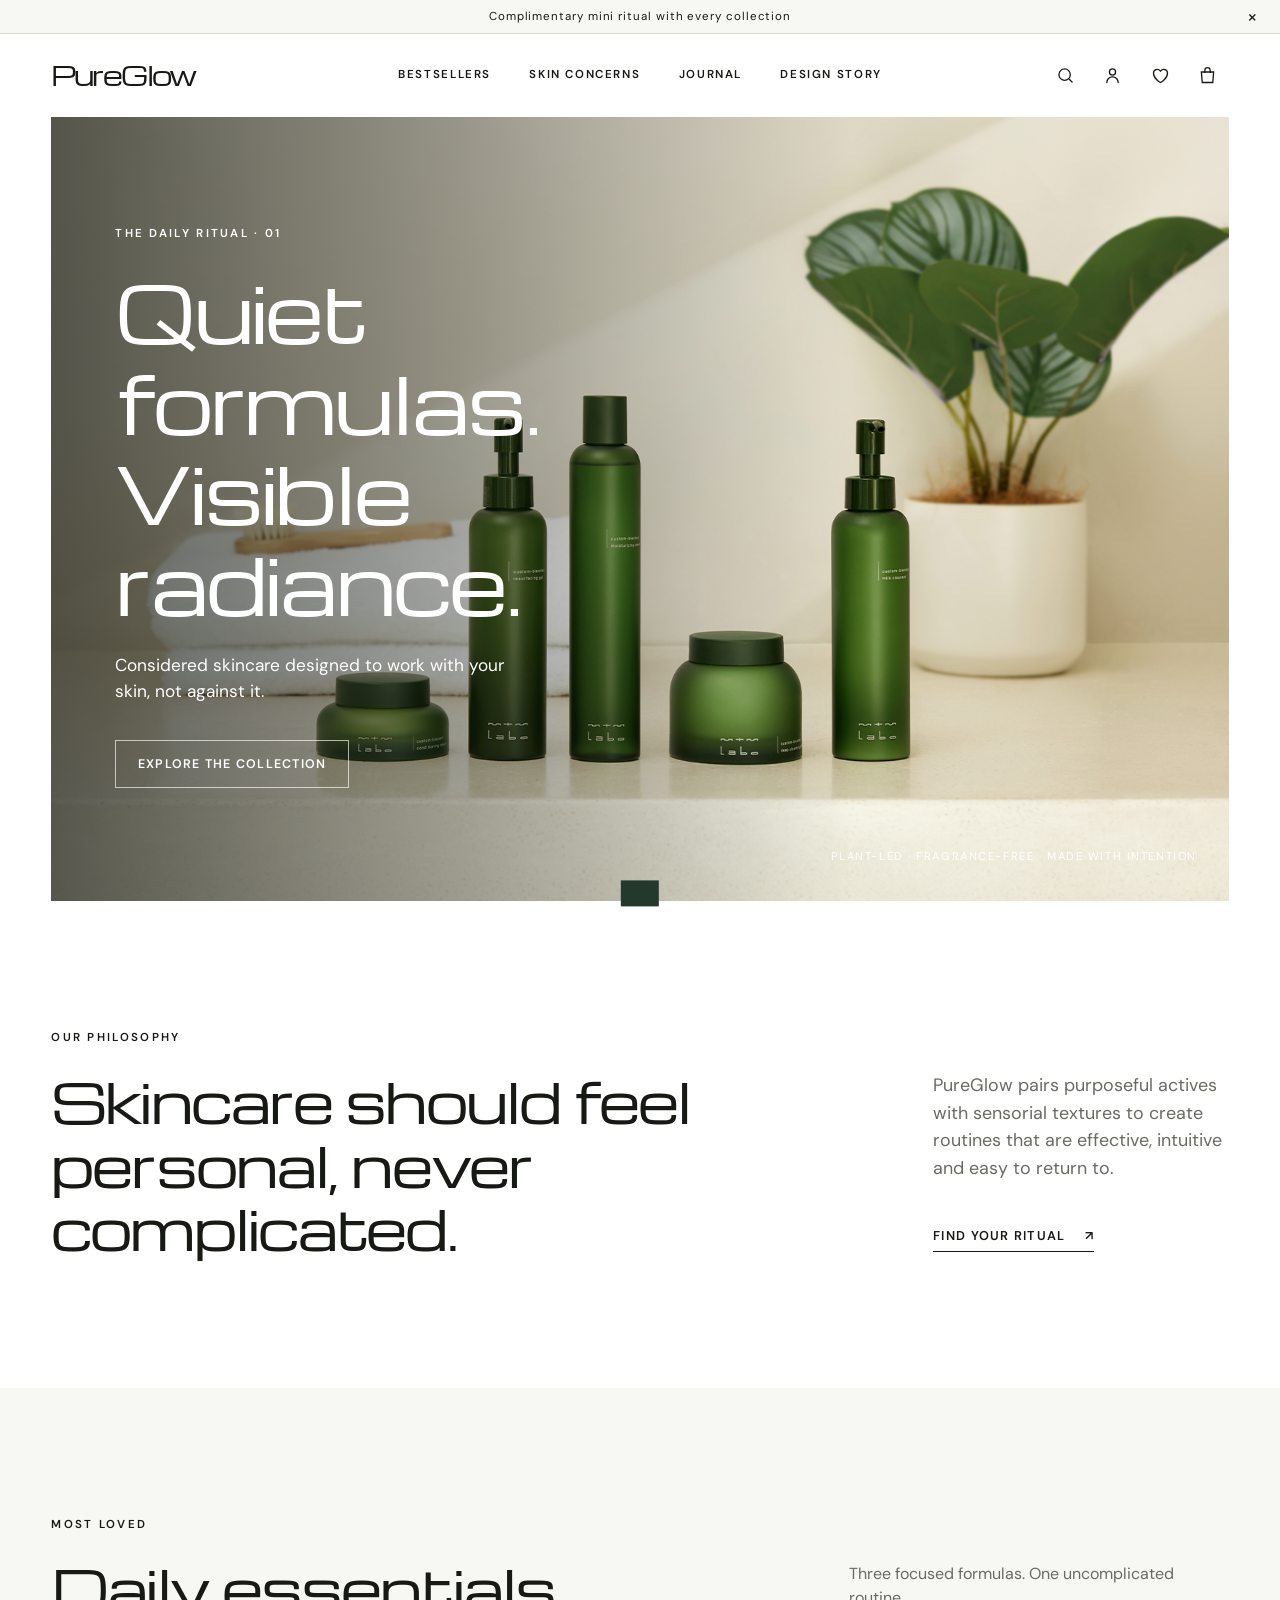
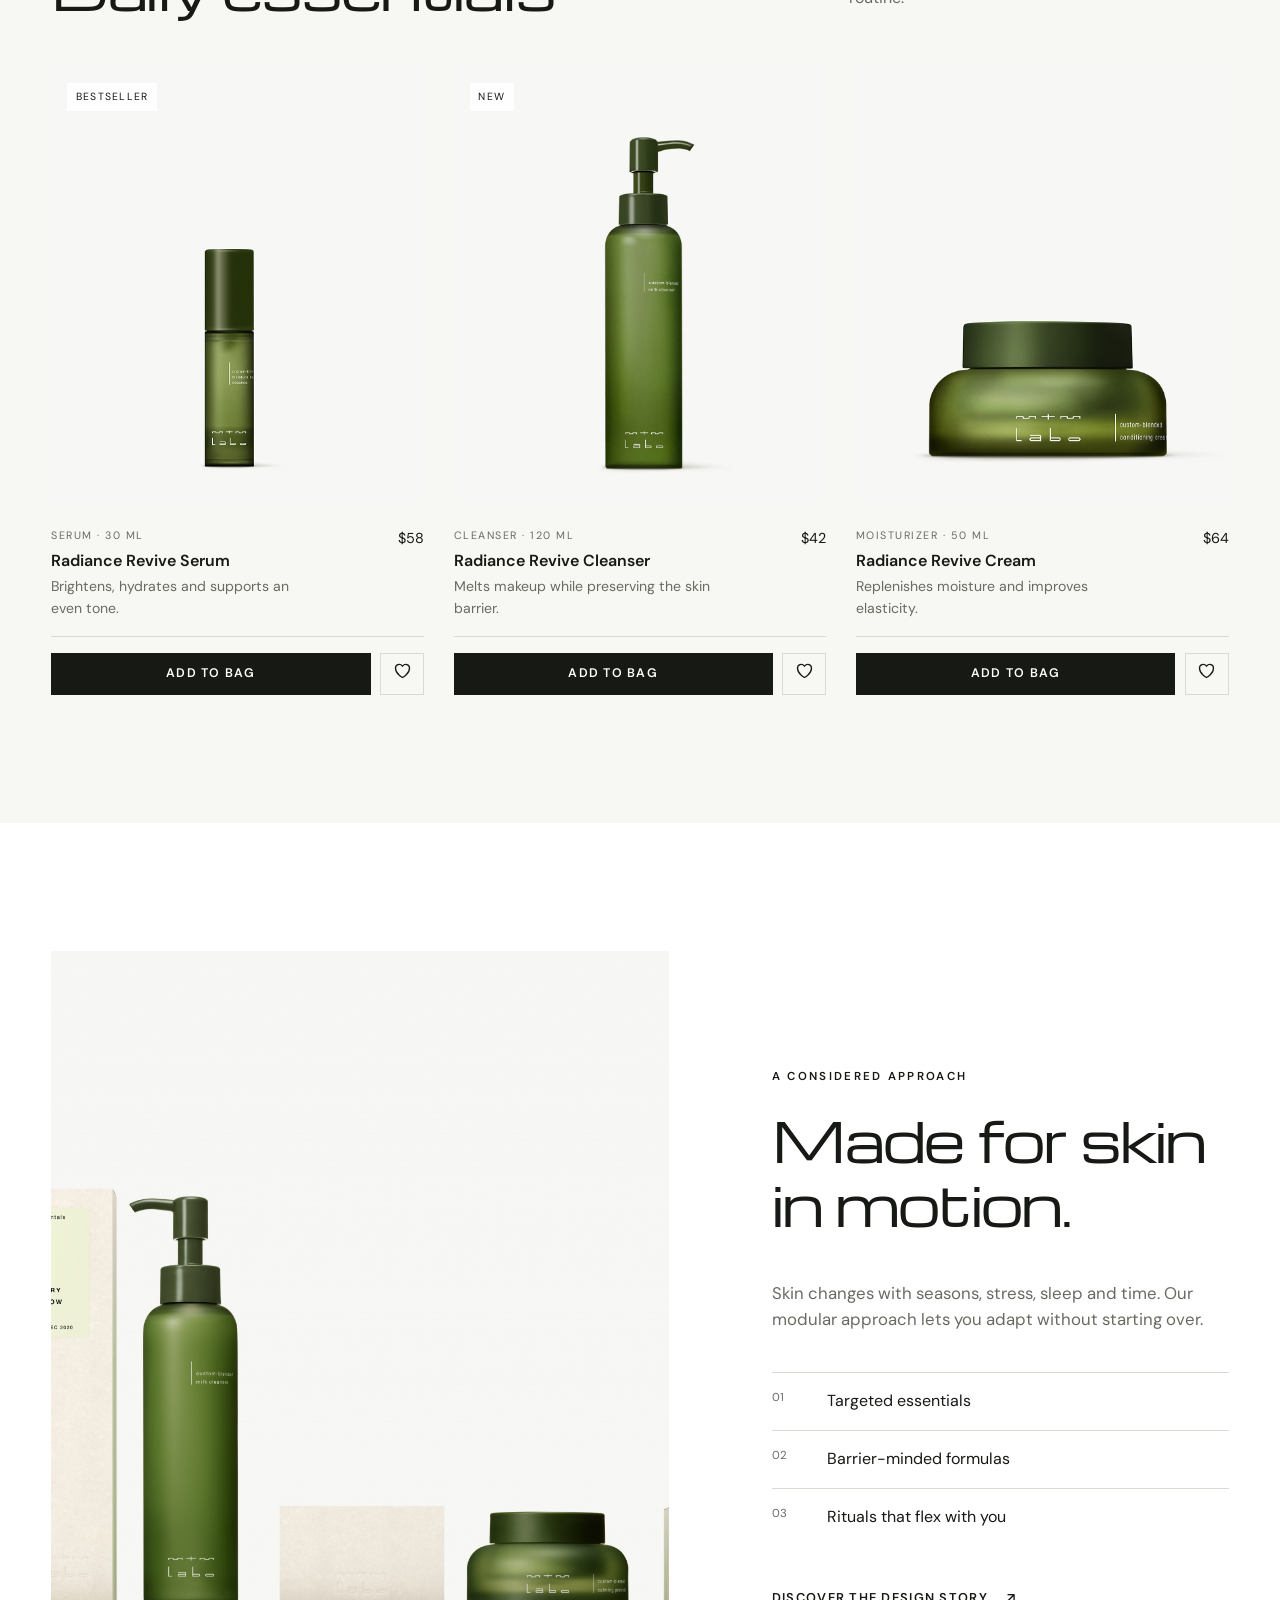
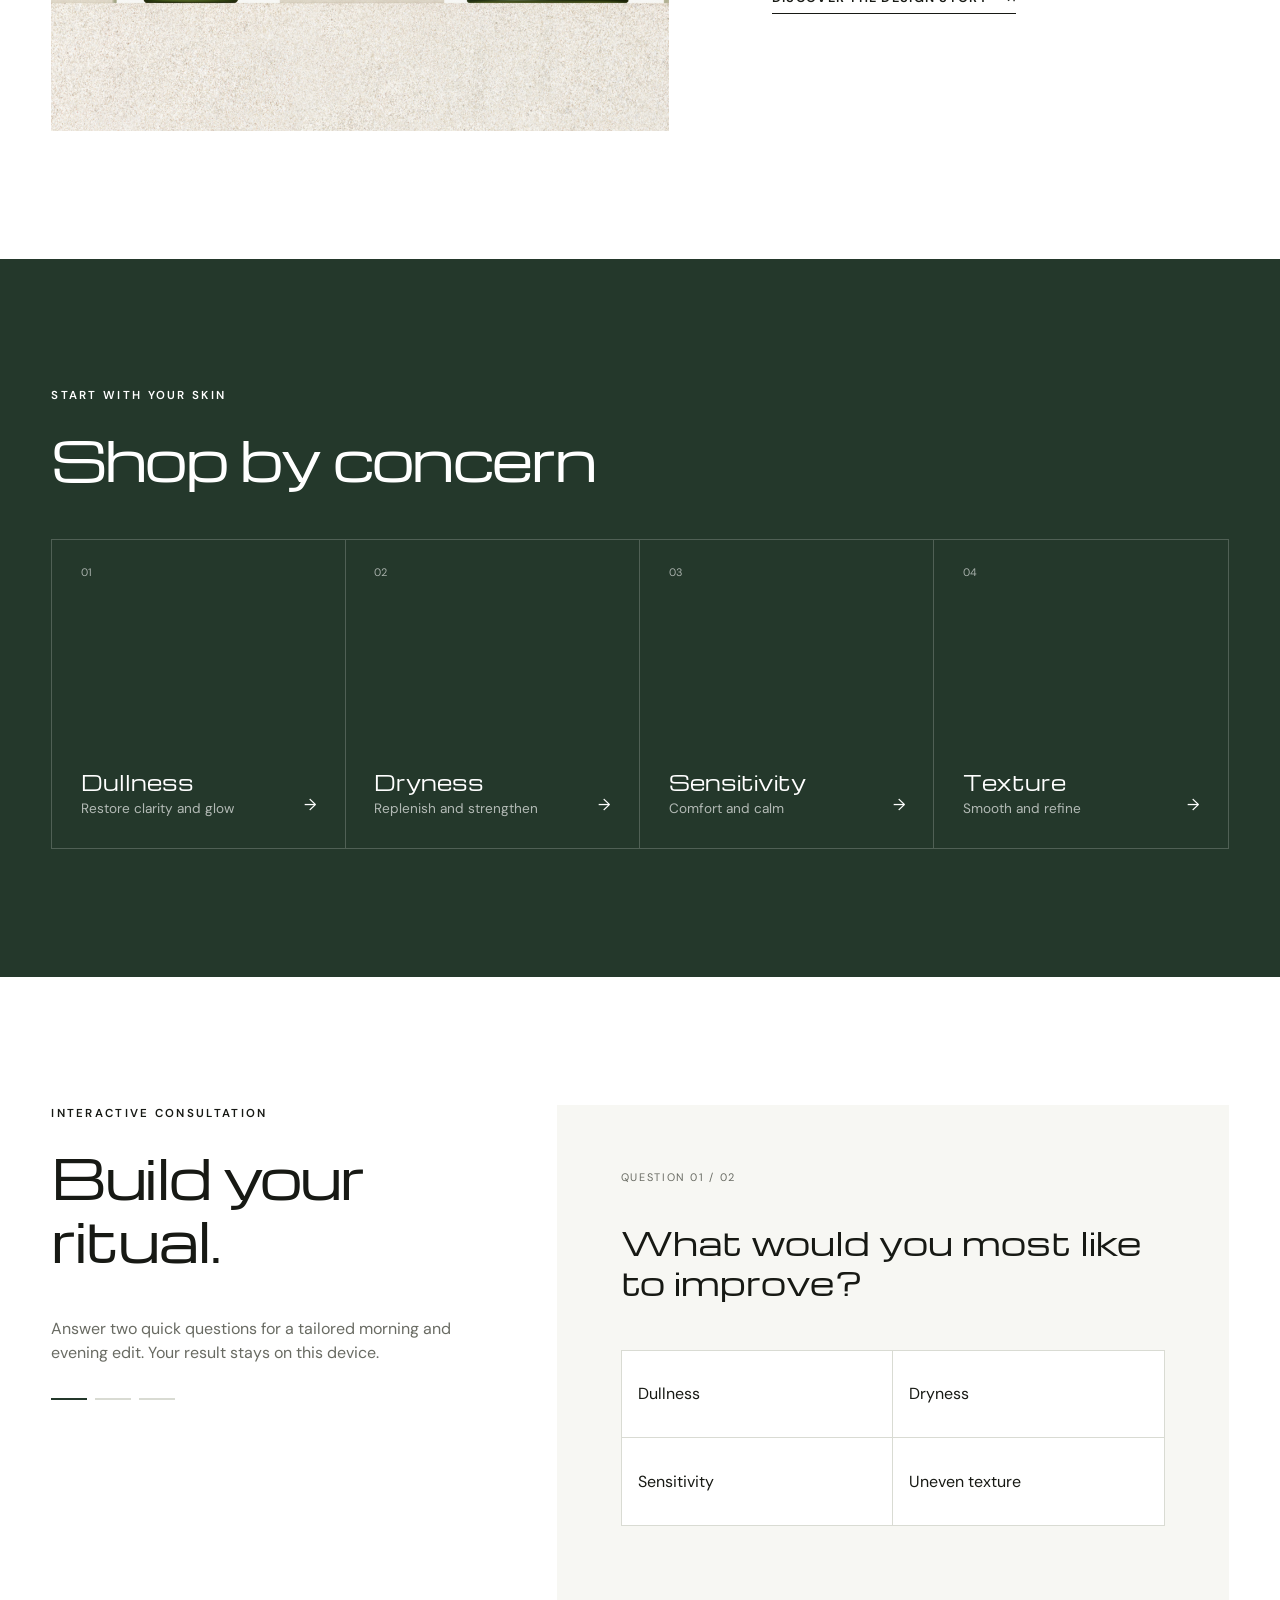
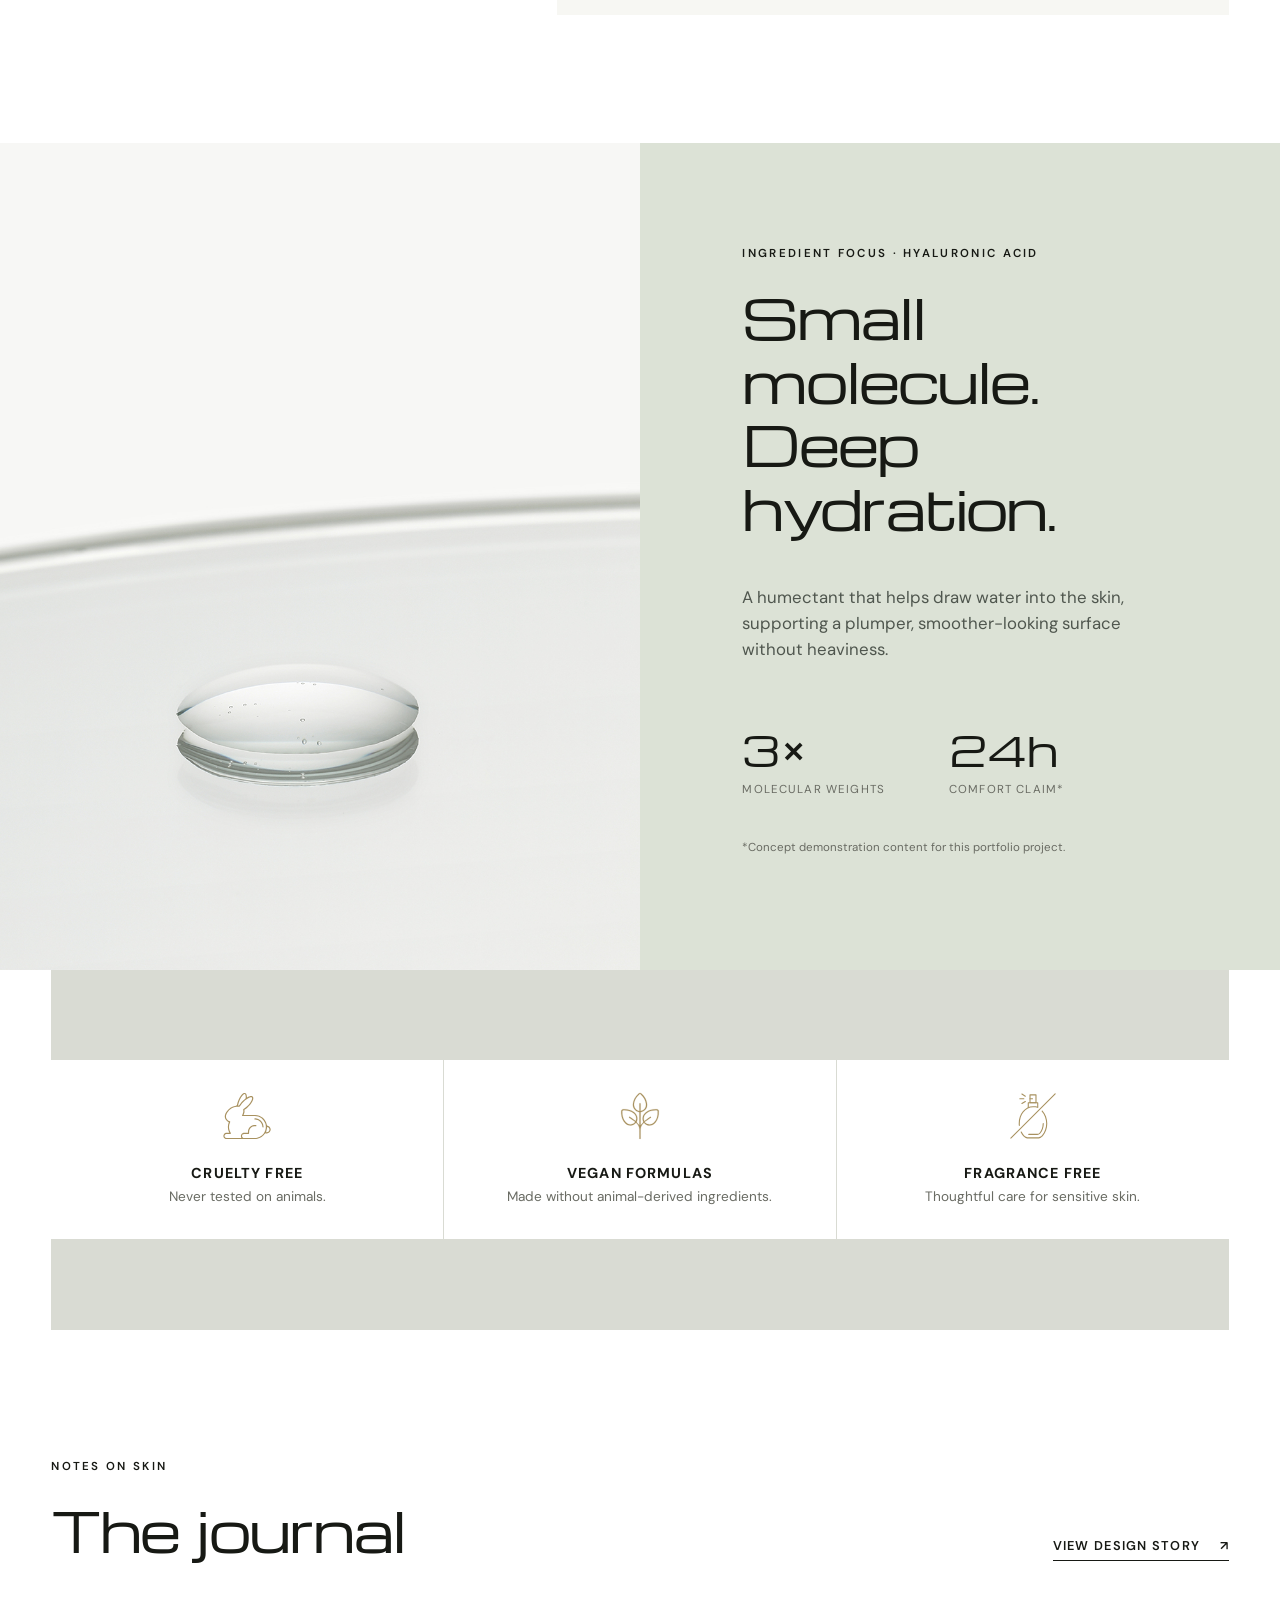
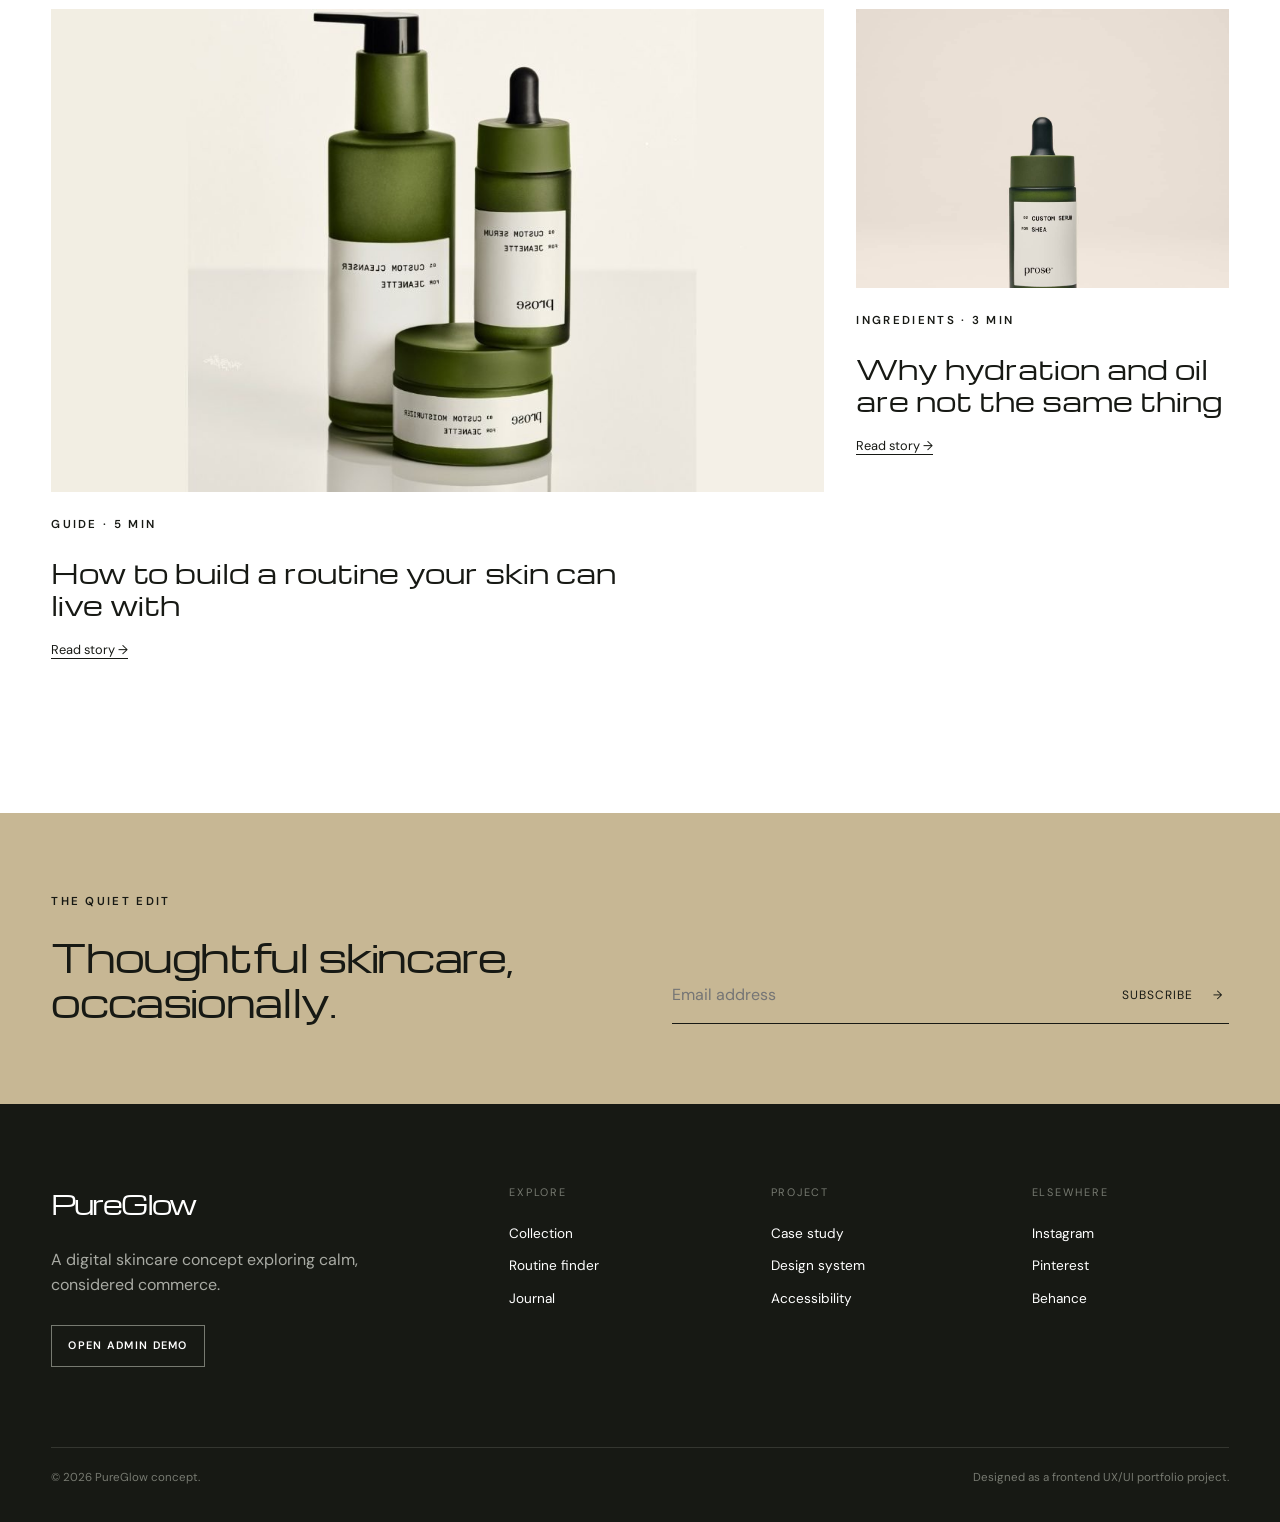
<file: index.html>
<!doctype html>
<html lang="en">
<head>
  <meta charset="utf-8">
  <meta name="viewport" content="width=device-width, initial-scale=1">
  <meta name="description" content="PureGlow — a concept skincare experience and UX/UI portfolio project.">
  <title>PureGlow — Intentional skincare</title>
  <link rel="preconnect" href="https://fonts.googleapis.com">
  <link rel="preconnect" href="https://fonts.gstatic.com" crossorigin>
  <link href="https://fonts.googleapis.com/css2?family=DM+Sans:wght@300;400;500;600&family=Michroma&display=swap" rel="stylesheet">
  <link rel="stylesheet" href="./resources/css/style.css">
  <script src="./resources/js/app.js" defer></script>
</head>
<body data-page="home">
  <a class="skip-link" href="#main">Skip to content</a>

  <div class="announcement">
    <p>Complimentary mini ritual with every collection</p>
    <button class="announcement__close" type="button" aria-label="Dismiss announcement">×</button>
  </div>

  <header class="site-header">
    <nav class="nav shell" aria-label="Primary navigation">
      <a class="wordmark" href="./index.html" aria-label="PureGlow home">PureGlow</a>
      <div class="nav__links">
        <a href="#bestsellers">Bestsellers</a>
        <a href="#concerns">Skin concerns</a>
        <a href="#journal">Journal</a>
        <a href="./case-study.html">Design story</a>
      </div>
      <div class="nav__actions">
        <button class="icon-button" type="button" data-open-search aria-label="Search">
          <svg aria-hidden="true"><use href="#icon-search"></use></svg>
        </button>
        <a class="icon-button" href="./profile.html" aria-label="Profile">
          <svg aria-hidden="true"><use href="#icon-user"></use></svg>
        </a>
        <button class="icon-button" type="button" data-open-wishlist aria-label="Wishlist">
          <svg aria-hidden="true"><use href="#icon-heart"></use></svg>
          <span class="count" data-wishlist-count hidden>0</span>
        </button>
        <button class="icon-button" type="button" data-open-cart aria-label="Shopping bag">
          <svg aria-hidden="true"><use href="#icon-bag"></use></svg>
          <span class="count" data-cart-count hidden>0</span>
        </button>
        <button class="icon-button nav__menu" type="button" data-menu-toggle aria-label="Open menu" aria-expanded="false">
          <svg aria-hidden="true"><use href="#icon-menu"></use></svg>
        </button>
      </div>
    </nav>
  </header>

  <main id="main">
    <section class="hero shell" aria-labelledby="hero-title">
      <div class="hero__media">
        <img src="./resources/images/promo_1920x1080.jpg" alt="PureGlow green skincare collection arranged in a calm bathroom setting">
      </div>
      <div class="hero__content reveal">
        <p class="eyebrow">The daily ritual · 01</p>
        <h1 id="hero-title">Quiet formulas.<br>Visible radiance.</h1>
        <p>Considered skincare designed to work with your skin, not against it.</p>
        <a class="button button--light" href="#bestsellers">Explore the collection</a>
      </div>
      <p class="hero__caption">Plant-led · Fragrance-free · Made with intention</p>
    </section>

    <section class="manifesto section shell reveal">
      <div>
        <p class="eyebrow">Our philosophy</p>
        <h2>Skincare should feel<br>personal, never complicated.</h2>
      </div>
      <div class="manifesto__copy">
        <p>PureGlow pairs purposeful actives with sensorial textures to create routines that are effective, intuitive and easy to return to.</p>
        <a class="text-link" href="#routine">Find your ritual <span>↗</span></a>
      </div>
    </section>

    <section class="section products-section" id="bestsellers" aria-labelledby="bestsellers-title">
      <div class="section-heading shell reveal">
        <div>
          <p class="eyebrow">Most loved</p>
          <h2 id="bestsellers-title">Daily essentials</h2>
        </div>
        <p>Three focused formulas. One uncomplicated routine.</p>
      </div>
      <div class="product-grid shell">
        <article class="product-card reveal" data-product-card data-name="Radiance Revive Serum" data-category="Serum" data-concern="Dullness" data-price="58" data-image="./resources/images/custom-blended-moisture-building-essence.jpg">
          <a class="product-card__media" href="./product.html">
            <span class="badge">Bestseller</span>
            <img class="product-card__primary" src="./resources/images/custom-blended-moisture-building-essence.jpg" alt="Radiance Revive Serum">
            <img class="product-card__secondary" src="./resources/images/mtm_labo_pdt_texture_1680x1296_20210422_custom-blended-moisture-building-essence.jpg" alt="">
          </a>
          <div class="product-card__meta">
            <div>
              <p class="product-card__type">Serum · 30 ml</p>
              <h3><a href="./product.html">Radiance Revive Serum</a></h3>
              <p>Brightens, hydrates and supports an even tone.</p>
            </div>
            <p class="product-card__price">$58</p>
          </div>
          <div class="product-card__actions">
            <button class="button button--dark button--small" type="button" data-add-cart>Add to bag</button>
            <button class="heart-button" type="button" data-wishlist aria-label="Save Radiance Revive Serum">
              <svg aria-hidden="true"><use href="#icon-heart"></use></svg>
            </button>
          </div>
        </article>

        <article class="product-card reveal" data-product-card data-name="Radiance Revive Cleanser" data-category="Cleanser" data-concern="Sensitivity" data-price="42" data-image="./resources/images/custom-blended-milk-cleanser.jpg">
          <a class="product-card__media" href="./product.html">
            <span class="badge">New</span>
            <img class="product-card__primary" src="./resources/images/custom-blended-milk-cleanser.jpg" alt="Radiance Revive Cleanser">
            <img class="product-card__secondary" src="./resources/images/mtm_labo_pdt_texture_1680x1296_20210422_custom-blended-milk-cleanser.jpg" alt="">
          </a>
          <div class="product-card__meta">
            <div>
              <p class="product-card__type">Cleanser · 120 ml</p>
              <h3><a href="./product.html">Radiance Revive Cleanser</a></h3>
              <p>Melts makeup while preserving the skin barrier.</p>
            </div>
            <p class="product-card__price">$42</p>
          </div>
          <div class="product-card__actions">
            <button class="button button--dark button--small" type="button" data-add-cart>Add to bag</button>
            <button class="heart-button" type="button" data-wishlist aria-label="Save Radiance Revive Cleanser">
              <svg aria-hidden="true"><use href="#icon-heart"></use></svg>
            </button>
          </div>
        </article>

        <article class="product-card reveal" data-product-card data-name="Radiance Revive Cream" data-category="Moisturizer" data-concern="Dryness" data-price="64" data-image="./resources/images/custom-blended-conditioning-cream.jpg">
          <a class="product-card__media" href="./product.html">
            <img class="product-card__primary" src="./resources/images/custom-blended-conditioning-cream.jpg" alt="Radiance Revive Cream">
            <img class="product-card__secondary" src="./resources/images/mtm_labo_pdt_texture_1680x1296_20210422_custom-blended-conditioning-cream.jpg" alt="">
          </a>
          <div class="product-card__meta">
            <div>
              <p class="product-card__type">Moisturizer · 50 ml</p>
              <h3><a href="./product.html">Radiance Revive Cream</a></h3>
              <p>Replenishes moisture and improves elasticity.</p>
            </div>
            <p class="product-card__price">$64</p>
          </div>
          <div class="product-card__actions">
            <button class="button button--dark button--small" type="button" data-add-cart>Add to bag</button>
            <button class="heart-button" type="button" data-wishlist aria-label="Save Radiance Revive Cream">
              <svg aria-hidden="true"><use href="#icon-heart"></use></svg>
            </button>
          </div>
        </article>
      </div>
    </section>

    <section class="editorial section shell">
      <div class="editorial__image reveal">
        <img src="./resources/images/mtm_cover-scaled.jpg" alt="A serene facial treatment in a warm studio">
      </div>
      <div class="editorial__content reveal">
        <p class="eyebrow">A considered approach</p>
        <h2>Made for skin in motion.</h2>
        <p>Skin changes with seasons, stress, sleep and time. Our modular approach lets you adapt without starting over.</p>
        <dl class="editorial__facts">
          <div><dt>01</dt><dd>Targeted essentials</dd></div>
          <div><dt>02</dt><dd>Barrier-minded formulas</dd></div>
          <div><dt>03</dt><dd>Rituals that flex with you</dd></div>
        </dl>
        <a class="text-link" href="./case-study.html">Discover the design story <span>↗</span></a>
      </div>
    </section>

    <section class="concerns section" id="concerns" aria-labelledby="concerns-title">
      <div class="shell">
        <div class="section-heading reveal">
          <div>
            <p class="eyebrow">Start with your skin</p>
            <h2 id="concerns-title">Shop by concern</h2>
          </div>
        </div>
        <div class="concern-grid">
          <a href="#routine" class="concern-card reveal"><span>01</span><h3>Dullness</h3><p>Restore clarity and glow</p><b>→</b></a>
          <a href="#routine" class="concern-card reveal"><span>02</span><h3>Dryness</h3><p>Replenish and strengthen</p><b>→</b></a>
          <a href="#routine" class="concern-card reveal"><span>03</span><h3>Sensitivity</h3><p>Comfort and calm</p><b>→</b></a>
          <a href="#routine" class="concern-card reveal"><span>04</span><h3>Texture</h3><p>Smooth and refine</p><b>→</b></a>
        </div>
      </div>
    </section>

    <section class="routine section shell" id="routine" aria-labelledby="routine-title">
      <div class="routine__intro reveal">
        <p class="eyebrow">Interactive consultation</p>
        <h2 id="routine-title">Build your ritual.</h2>
        <p>Answer two quick questions for a tailored morning and evening edit. Your result stays on this device.</p>
        <div class="routine__progress" aria-label="Routine finder progress">
          <span class="active"></span><span></span><span></span>
        </div>
      </div>
      <div class="routine__panel reveal" data-routine>
        <div class="routine-step active" data-step="1">
          <p class="step-label">Question 01 / 02</p>
          <h3>What would you most like to improve?</h3>
          <div class="option-grid">
            <button type="button" data-routine-answer="concern" data-value="dullness">Dullness</button>
            <button type="button" data-routine-answer="concern" data-value="dryness">Dryness</button>
            <button type="button" data-routine-answer="concern" data-value="sensitivity">Sensitivity</button>
            <button type="button" data-routine-answer="concern" data-value="texture">Uneven texture</button>
          </div>
        </div>
        <div class="routine-step" data-step="2" hidden>
          <p class="step-label">Question 02 / 02</p>
          <h3>How does your skin usually feel by midday?</h3>
          <div class="option-grid">
            <button type="button" data-routine-answer="skin" data-value="dry">Tight or dry</button>
            <button type="button" data-routine-answer="skin" data-value="balanced">Comfortable</button>
            <button type="button" data-routine-answer="skin" data-value="combination">Mixed</button>
            <button type="button" data-routine-answer="skin" data-value="oily">Shiny</button>
          </div>
        </div>
        <div class="routine-step routine-result" data-step="3" hidden>
          <p class="step-label">Your PureGlow edit</p>
          <h3>A calm, brightening ritual.</h3>
          <div class="routine-result__products">
            <div><span>AM · 01</span><b>Milk Cleanser</b><p>Begin without stripping.</p></div>
            <div><span>AM/PM · 02</span><b>Revive Serum</b><p>Target your primary concern.</p></div>
            <div><span>PM · 03</span><b>Conditioning Cream</b><p>Seal in comfort.</p></div>
          </div>
          <div class="routine-result__actions">
            <button class="button button--dark" type="button" data-add-routine>Add ritual to bag · $164</button>
            <button class="text-button" type="button" data-routine-reset>Start again</button>
          </div>
        </div>
      </div>
    </section>

    <section class="ingredient section">
      <div class="ingredient__image reveal">
        <img src="./resources/images/mtm_labo_pdt_texture_1680x1296_20210422_custom-blended-moisture-building-essence.jpg" alt="A drop of clear hydrating serum">
      </div>
      <div class="ingredient__content reveal">
        <p class="eyebrow">Ingredient focus · Hyaluronic acid</p>
        <h2>Small molecule.<br>Deep hydration.</h2>
        <p>A humectant that helps draw water into the skin, supporting a plumper, smoother-looking surface without heaviness.</p>
        <div class="ingredient__metrics">
          <div><strong>3×</strong><span>molecular weights</span></div>
          <div><strong>24h</strong><span>comfort claim*</span></div>
        </div>
        <p class="fine-print">*Concept demonstration content for this portfolio project.</p>
      </div>
    </section>

    <section class="values section shell" aria-label="Brand values">
      <article class="reveal"><img src="./resources/icons/Brand_Values-01.svg" alt=""><h3>Cruelty free</h3><p>Never tested on animals.</p></article>
      <article class="reveal"><img src="./resources/icons/Brand_Values-02.svg" alt=""><h3>Vegan formulas</h3><p>Made without animal-derived ingredients.</p></article>
      <article class="reveal"><img src="./resources/icons/Brand_Values-03.svg" alt=""><h3>Fragrance free</h3><p>Thoughtful care for sensitive skin.</p></article>
    </section>

    <section class="journal section shell" id="journal" aria-labelledby="journal-title">
      <div class="section-heading reveal">
        <div><p class="eyebrow">Notes on skin</p><h2 id="journal-title">The journal</h2></div>
        <a class="text-link" href="./case-study.html">View design story <span>↗</span></a>
      </div>
      <div class="journal-grid">
        <article class="journal-card journal-card--large reveal">
          <img src="./resources/images/prose-skin-care-1152x640.jpg" alt="Minimal skincare bottles and soft shadows">
          <div><p class="eyebrow">Guide · 5 min</p><h3>How to build a routine your skin can live with</h3><a href="./case-study.html" aria-label="Read the routine article">Read story →</a></div>
        </article>
        <article class="journal-card reveal">
          <img src="./resources/images/prose-custom-serum.a1e04518.jpg" alt="Serum texture in a laboratory setting">
          <div><p class="eyebrow">Ingredients · 3 min</p><h3>Why hydration and oil are not the same thing</h3><a href="./case-study.html" aria-label="Read the hydration article">Read story →</a></div>
        </article>
      </div>
    </section>

    <section class="newsletter">
      <div class="shell newsletter__inner reveal">
        <div><p class="eyebrow">The quiet edit</p><h2>Thoughtful skincare, occasionally.</h2></div>
        <form data-newsletter>
          <label class="sr-only" for="newsletter-email">Email address</label>
          <input id="newsletter-email" type="email" placeholder="Email address" required>
          <button type="submit">Subscribe <span>→</span></button>
        </form>
      </div>
    </section>
  </main>

  <footer class="site-footer">
    <div class="shell footer__grid">
      <div><a class="wordmark wordmark--light" href="./index.html">PureGlow</a><p>A digital skincare concept exploring calm, considered commerce.</p><a class="footer-demo-button" href="./admin-dashboard.html">Open admin demo</a></div>
      <div><p class="footer__label">Explore</p><a href="#bestsellers">Collection</a><a href="#routine">Routine finder</a><a href="#journal">Journal</a></div>
      <div><p class="footer__label">Project</p><a href="./case-study.html">Case study</a><a href="./case-study.html#system">Design system</a><a href="./case-study.html#accessibility">Accessibility</a></div>
      <div><p class="footer__label">Elsewhere</p><a href="#" data-demo-link>Instagram</a><a href="#" data-demo-link>Pinterest</a><a href="#" data-demo-link>Behance</a></div>
    </div>
    <div class="shell footer__bottom"><p>© 2026 PureGlow concept.</p><p>Designed as a frontend UX/UI portfolio project.</p></div>
  </footer>

  <div class="overlay" data-overlay hidden></div>
  <aside class="drawer" data-cart-drawer aria-hidden="true" aria-labelledby="cart-title">
    <div class="drawer__header"><h2 id="cart-title">Your bag <span data-cart-total-count>(0)</span></h2><button type="button" data-close-drawer aria-label="Close bag">×</button></div>
    <div class="drawer__body" data-cart-items></div>
    <div class="drawer__footer" data-cart-footer hidden><div><span>Subtotal</span><strong data-cart-subtotal>$0</strong></div><a class="button button--dark" href="./checkout.html">Checkout</a><p>Frontend demo — no payment will be collected.</p></div>
  </aside>
  <aside class="drawer" data-wishlist-drawer aria-hidden="true" aria-labelledby="wishlist-title">
    <div class="drawer__header"><h2 id="wishlist-title">Saved pieces</h2><button type="button" data-close-drawer aria-label="Close wishlist">×</button></div>
    <div class="drawer__body" data-wishlist-items></div>
  </aside>
  <div class="search-panel" data-search-panel hidden>
    <div class="search-panel__header shell"><span class="wordmark">PureGlow</span><button type="button" data-close-search aria-label="Close search">×</button></div>
    <div class="search-panel__content shell">
      <p class="eyebrow">Search the collection</p>
      <label class="sr-only" for="site-search">Search products</label>
      <input id="site-search" type="search" placeholder="Try “serum” or “dryness”" data-search-input>
      <div class="search-results" data-search-results></div>
    </div>
  </div>
  <div class="toast" role="status" aria-live="polite" data-toast></div>

  <svg class="svg-sprite" aria-hidden="true">
    <symbol id="icon-search" viewBox="0 0 24 24"><circle cx="11" cy="11" r="6.5" fill="none" stroke="currentColor" stroke-width="1.5"/><path d="m16 16 4 4" fill="none" stroke="currentColor" stroke-width="1.5"/></symbol>
    <symbol id="icon-user" viewBox="0 0 24 24"><circle cx="12" cy="8" r="3.5" fill="none" stroke="currentColor" stroke-width="1.5"/><path d="M5.5 20a6.5 6.5 0 0 1 13 0" fill="none" stroke="currentColor" stroke-width="1.5" stroke-linecap="round"/></symbol>
    <symbol id="icon-heart" viewBox="0 0 24 24"><path d="M12 20S4 15.6 4 9.4C4 5.2 9 3.5 12 7c3-3.5 8-1.8 8 2.4C20 15.6 12 20 12 20Z" fill="none" stroke="currentColor" stroke-width="1.5"/></symbol>
    <symbol id="icon-bag" viewBox="0 0 24 24"><path d="M5 8h14l-1 12H6L5 8Z" fill="none" stroke="currentColor" stroke-width="1.5"/><path d="M9 9V6a3 3 0 0 1 6 0v3" fill="none" stroke="currentColor" stroke-width="1.5"/></symbol>
    <symbol id="icon-menu" viewBox="0 0 24 24"><path d="M4 8h16M4 16h16" stroke="currentColor" stroke-width="1.5"/></symbol>
  </svg>
</body>
</html>
</file>
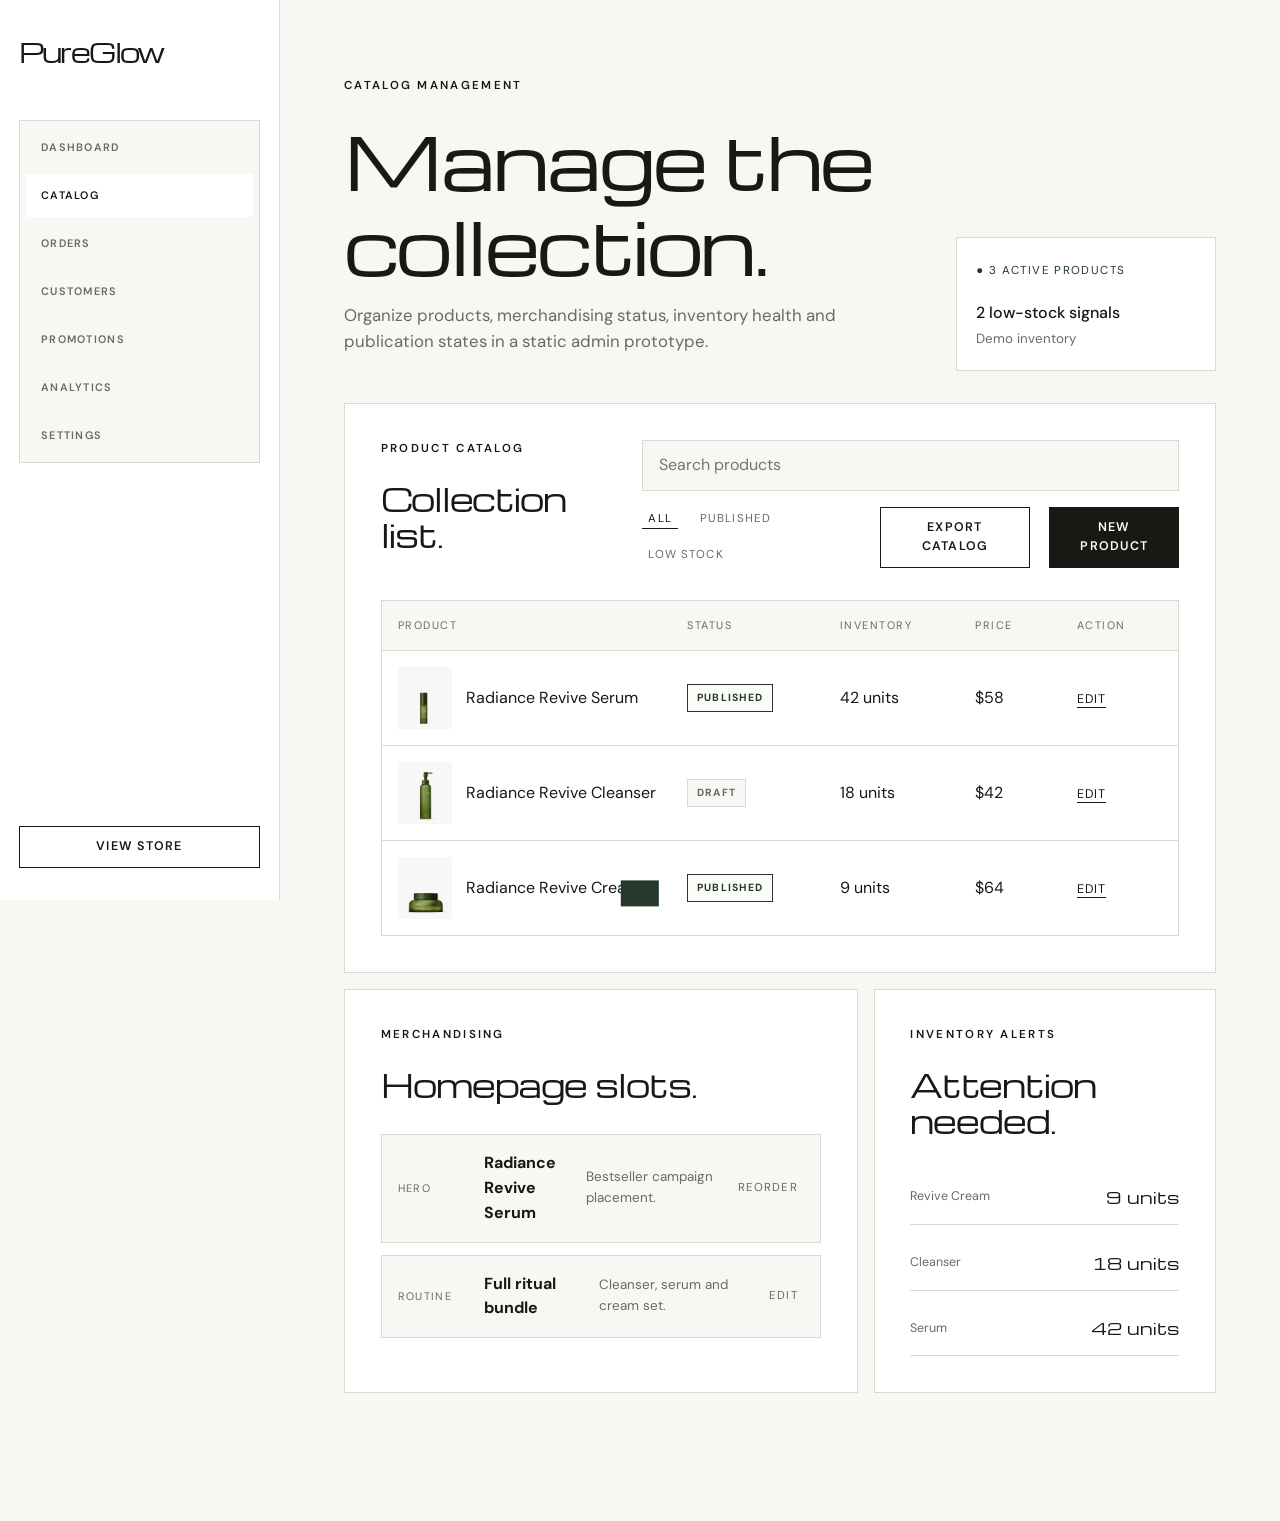
<file: admin-catalog.html>
<!doctype html>
<html lang="en">
<head>
  <meta charset="utf-8">
  <meta name="viewport" content="width=device-width, initial-scale=1">
  <meta name="description" content="PureGlow admin catalog management concept.">
  <title>Catalog Management — PureGlow Admin</title>
  <link rel="preconnect" href="https://fonts.googleapis.com">
  <link rel="preconnect" href="https://fonts.gstatic.com" crossorigin>
  <link href="https://fonts.googleapis.com/css2?family=DM+Sans:wght@300;400;500;600&family=Michroma&display=swap" rel="stylesheet">
  <link rel="stylesheet" href="./resources/css/style.css">
  <script src="./resources/js/app.js" defer></script>
</head>
<body data-page="admin">
  <a class="skip-link" href="#main">Skip to content</a>
  <header class="admin-header">
    <nav class="admin-topbar shell" aria-label="Admin navigation">
      <a class="wordmark" href="./index.html">PureGlow</a>
      <div class="admin-tabs">
        <a href="./admin-dashboard.html">Dashboard</a>
        <a class="active" href="./admin-catalog.html">Catalog</a>
        <a href="#" data-admin-action>Orders</a>
        <a href="#" data-admin-action>Customers</a>
        <a href="#" data-admin-action>Promotions</a>
        <a href="#" data-admin-action>Analytics</a>
        <a href="#" data-admin-action>Settings</a>
      </div>
      <a class="button button--outline button--small" href="./index.html">View store</a>
    </nav>
  </header>

  <main id="main" class="admin-shell shell">
    <section class="admin-hero reveal">
      <div>
        <p class="eyebrow">Catalog management</p>
        <h1>Manage the collection.</h1>
        <p>Organize products, merchandising status, inventory health and publication states in a static admin prototype.</p>
      </div>
      <div class="admin-status"><span>● 3 active products</span><b>2 low-stock signals</b><small>Demo inventory</small></div>
    </section>

    <section class="admin-panel reveal">
      <div class="admin-panel__heading">
        <div><p class="eyebrow">Product catalog</p><h2>Collection list.</h2></div>
        <div class="admin-catalog-tools">
          <label class="admin-search">
            <span class="sr-only">Search catalog</span>
            <input type="search" placeholder="Search products" data-admin-catalog-search>
          </label>
          <div class="admin-catalog-actions">
            <div class="admin-filters">
              <button class="active" type="button" data-admin-action>All</button>
              <button type="button" data-admin-action>Published</button>
              <button type="button" data-admin-action>Low stock</button>
            </div>
            <button class="button button--outline button--small" type="button" data-admin-export="catalog">Export catalog</button>
            <button class="button button--dark button--small" type="button" data-admin-action>New product</button>
          </div>
        </div>
      </div>
      <div class="catalog-table" role="table" aria-label="Catalog products">
        <div class="catalog-row catalog-row--head" role="row">
          <span>Product</span><span>Status</span><span>Inventory</span><span>Price</span><span>Action</span>
        </div>
        <div class="catalog-row" role="row" data-catalog-row>
          <span><img src="./resources/images/custom-blended-moisture-building-essence.jpg" alt="">Radiance Revive Serum</span>
          <span><b class="admin-badge">Published</b></span>
          <span>42 units</span>
          <span>$58</span>
          <span><a href="./admin-product-edit.html">Edit</a></span>
        </div>
        <div class="catalog-row" role="row" data-catalog-row>
          <span><img src="./resources/images/custom-blended-milk-cleanser.jpg" alt="">Radiance Revive Cleanser</span>
          <span><b class="admin-badge admin-badge--soft">Draft</b></span>
          <span>18 units</span>
          <span>$42</span>
          <span><a href="./admin-product-edit.html">Edit</a></span>
        </div>
        <div class="catalog-row" role="row" data-catalog-row>
          <span><img src="./resources/images/custom-blended-conditioning-cream.jpg" alt="">Radiance Revive Cream</span>
          <span><b class="admin-badge">Published</b></span>
          <span>9 units</span>
          <span>$64</span>
          <span><a href="./admin-product-edit.html">Edit</a></span>
        </div>
      </div>
      <p class="catalog-empty" data-catalog-empty hidden>No products match that search.</p>
    </section>

    <section class="admin-grid">
      <article class="admin-panel reveal">
        <div class="admin-panel__heading"><div><p class="eyebrow">Merchandising</p><h2>Homepage slots.</h2></div></div>
        <div class="admin-modules">
          <article><span>Hero</span><b>Radiance Revive Serum</b><p>Bestseller campaign placement.</p><button type="button" data-admin-action>Reorder</button></article>
          <article><span>Routine</span><b>Full ritual bundle</b><p>Cleanser, serum and cream set.</p><button type="button" data-admin-action>Edit</button></article>
        </div>
      </article>
      <article class="admin-panel reveal">
        <div class="admin-panel__heading"><div><p class="eyebrow">Inventory alerts</p><h2>Attention needed.</h2></div></div>
        <div class="admin-funnel">
          <div><span>Revive Cream</span><b>9 units</b></div>
          <div><span>Cleanser</span><b>18 units</b></div>
          <div><span>Serum</span><b>42 units</b></div>
        </div>
      </article>
    </section>
  </main>
  <div class="toast" role="status" aria-live="polite" data-toast></div>
</body>
</html>
</file>
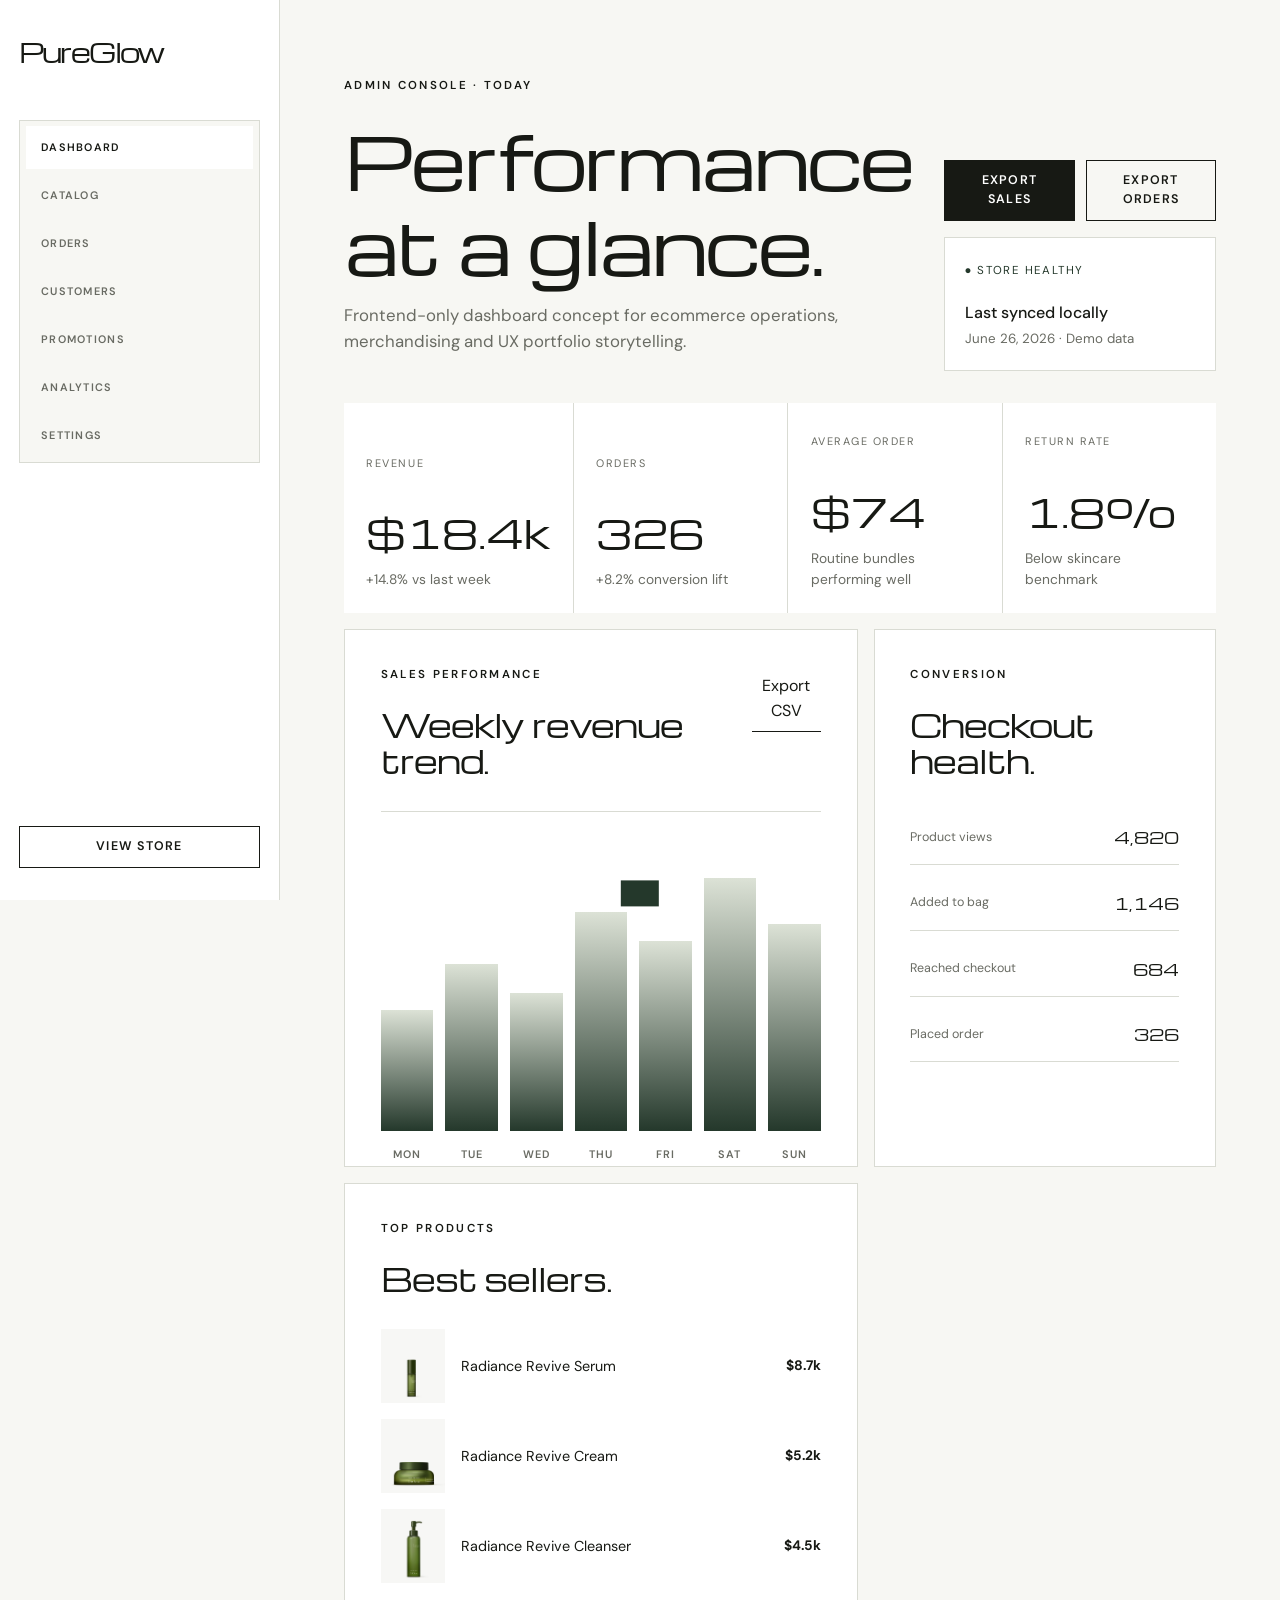
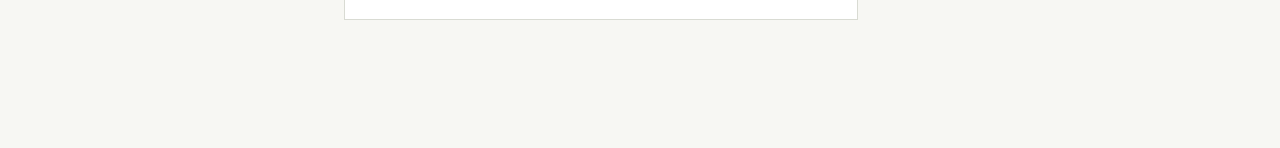
<file: admin-dashboard.html>
<!doctype html>
<html lang="en">
<head>
  <meta charset="utf-8">
  <meta name="viewport" content="width=device-width, initial-scale=1">
  <meta name="description" content="PureGlow admin dashboard concept with sales and performance metrics.">
  <title>Admin Dashboard — PureGlow</title>
  <link rel="preconnect" href="https://fonts.googleapis.com">
  <link rel="preconnect" href="https://fonts.gstatic.com" crossorigin>
  <link href="https://fonts.googleapis.com/css2?family=DM+Sans:wght@300;400;500;600&family=Michroma&display=swap" rel="stylesheet">
  <link rel="stylesheet" href="./resources/css/style.css">
  <script src="./resources/js/app.js" defer></script>
</head>
<body data-page="admin">
  <a class="skip-link" href="#main">Skip to content</a>
  <header class="admin-header">
    <nav class="admin-topbar shell" aria-label="Admin navigation">
      <a class="wordmark" href="./index.html">PureGlow</a>
      <div class="admin-tabs">
        <a class="active" href="./admin-dashboard.html">Dashboard</a>
        <a href="./admin-catalog.html">Catalog</a>
        <a href="#" data-admin-action>Orders</a>
        <a href="#" data-admin-action>Customers</a>
        <a href="#" data-admin-action>Promotions</a>
        <a href="#" data-admin-action>Analytics</a>
        <a href="#" data-admin-action>Settings</a>
      </div>
      <a class="button button--outline button--small" href="./index.html">View store</a>
    </nav>
  </header>

  <main id="main" class="admin-shell shell">
    <section class="admin-hero reveal">
      <div>
        <p class="eyebrow">Admin console · Today</p>
        <h1>Performance at a glance.</h1>
        <p>Frontend-only dashboard concept for ecommerce operations, merchandising and UX portfolio storytelling.</p>
      </div>
      <div class="admin-hero__aside">
        <div class="admin-export-actions">
          <button class="button button--dark button--small" type="button" data-admin-export="sales">Export sales</button>
          <button class="button button--outline button--small" type="button" data-admin-export="orders">Export orders</button>
        </div>
        <div class="admin-status">
          <span>● Store healthy</span>
          <b>Last synced locally</b>
          <small>June 26, 2026 · Demo data</small>
        </div>
      </div>
    </section>

    <section class="admin-metrics reveal" aria-label="Sales metrics">
      <article><span>Revenue</span><strong>$18.4k</strong><p>+14.8% vs last week</p></article>
      <article><span>Orders</span><strong>326</strong><p>+8.2% conversion lift</p></article>
      <article><span>Average order</span><strong>$74</strong><p>Routine bundles performing well</p></article>
      <article><span>Return rate</span><strong>1.8%</strong><p>Below skincare benchmark</p></article>
    </section>

    <section class="admin-grid">
      <article class="admin-panel admin-panel--wide reveal">
        <div class="admin-panel__heading">
          <div><p class="eyebrow">Sales performance</p><h2>Weekly revenue trend.</h2></div>
          <button class="text-button" type="button" data-admin-action>Export CSV</button>
        </div>
        <div class="admin-chart" aria-label="Bar chart showing revenue by day">
          <span style="--h:42%"><b>Mon</b></span>
          <span style="--h:58%"><b>Tue</b></span>
          <span style="--h:48%"><b>Wed</b></span>
          <span style="--h:76%"><b>Thu</b></span>
          <span style="--h:66%"><b>Fri</b></span>
          <span style="--h:88%"><b>Sat</b></span>
          <span style="--h:72%"><b>Sun</b></span>
        </div>
      </article>

      <article class="admin-panel reveal">
        <div class="admin-panel__heading">
          <div><p class="eyebrow">Conversion</p><h2>Checkout health.</h2></div>
        </div>
        <div class="admin-funnel">
          <div><span>Product views</span><b>4,820</b></div>
          <div><span>Added to bag</span><b>1,146</b></div>
          <div><span>Reached checkout</span><b>684</b></div>
          <div><span>Placed order</span><b>326</b></div>
        </div>
      </article>

      <article class="admin-panel reveal">
        <div class="admin-panel__heading">
          <div><p class="eyebrow">Top products</p><h2>Best sellers.</h2></div>
        </div>
        <div class="admin-list">
          <div><img src="./resources/images/custom-blended-moisture-building-essence.jpg" alt=""><span>Radiance Revive Serum</span><b>$8.7k</b></div>
          <div><img src="./resources/images/custom-blended-conditioning-cream.jpg" alt=""><span>Radiance Revive Cream</span><b>$5.2k</b></div>
          <div><img src="./resources/images/custom-blended-milk-cleanser.jpg" alt=""><span>Radiance Revive Cleanser</span><b>$4.5k</b></div>
        </div>
      </article>
    </section>
  </main>
  <div class="toast" role="status" aria-live="polite" data-toast></div>
</body>
</html>
</file>
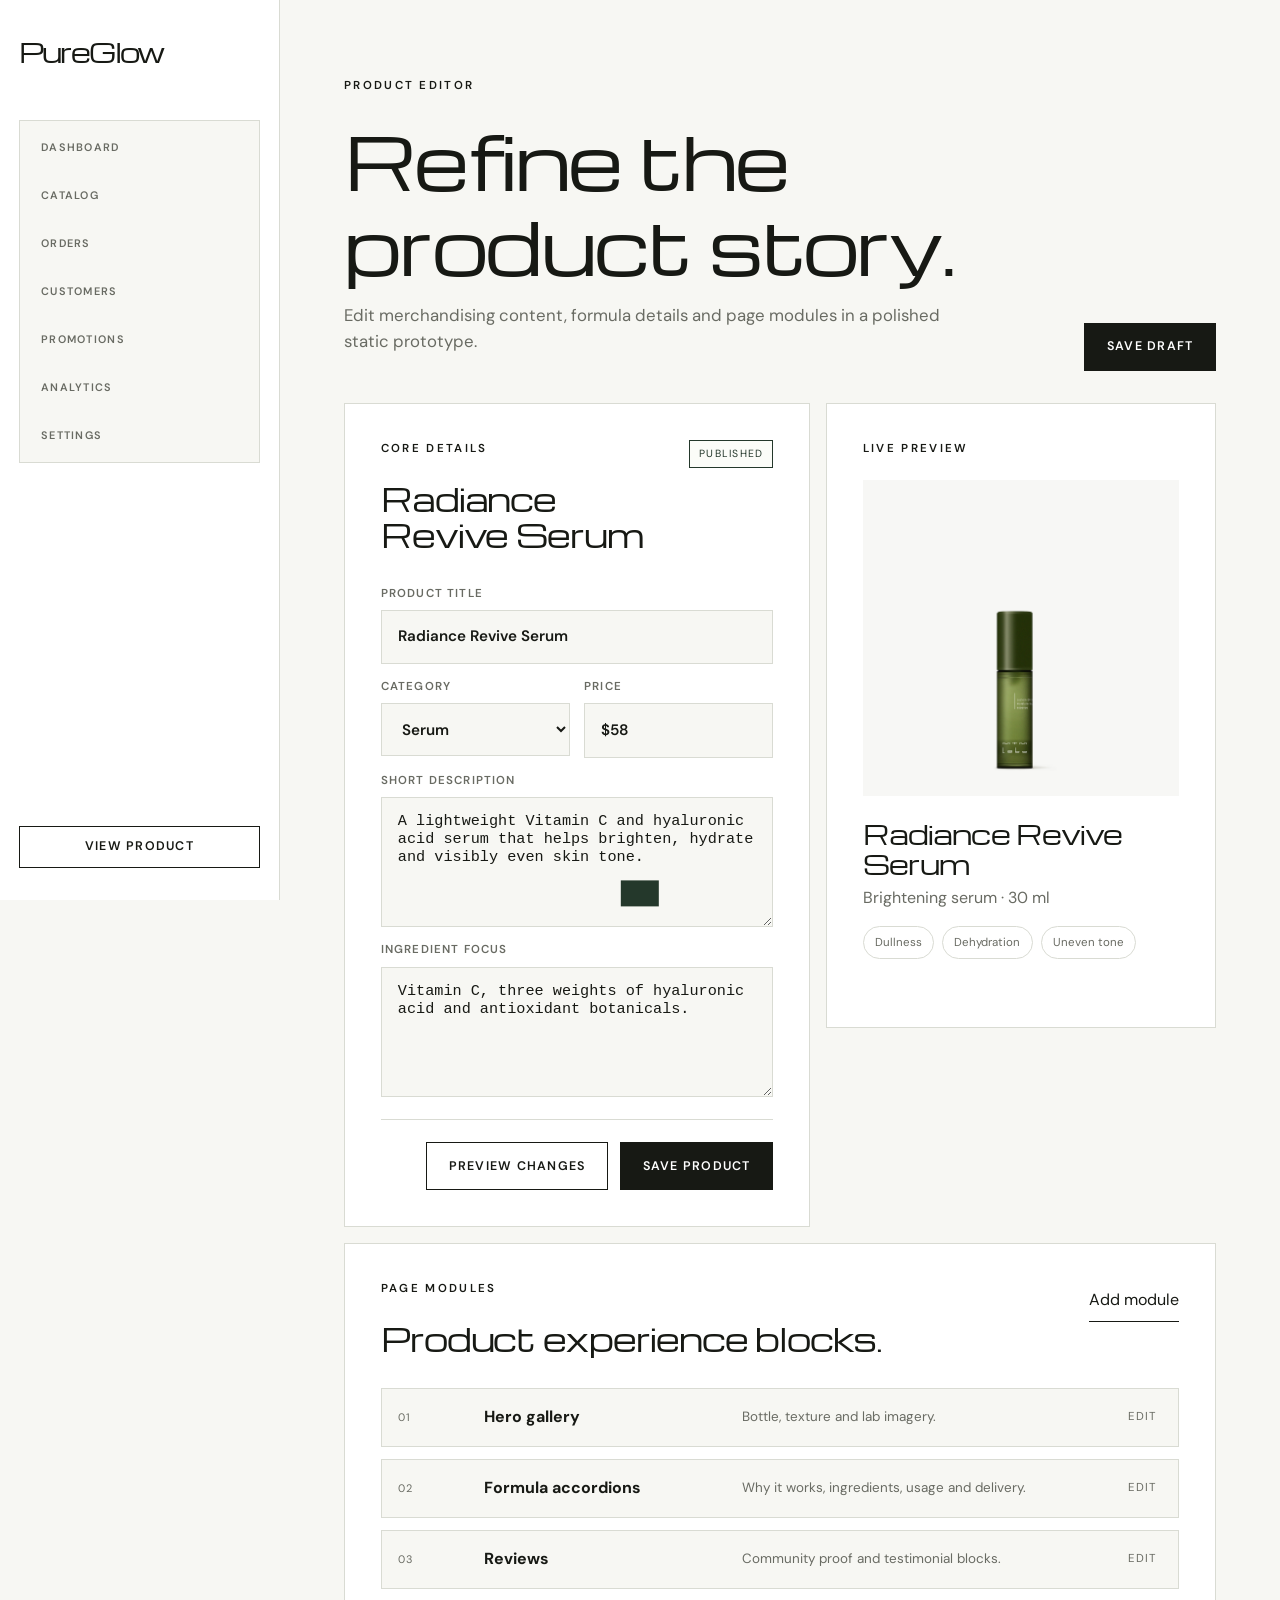
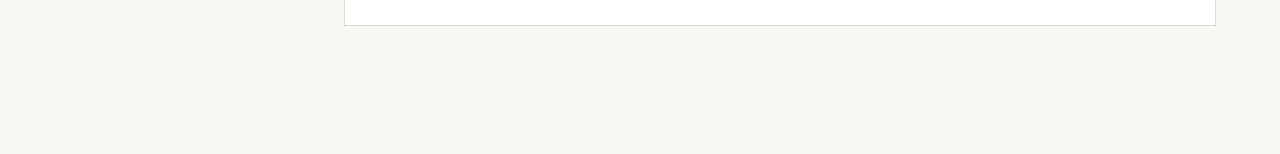
<file: admin-product-edit.html>
<!doctype html>
<html lang="en">
<head>
  <meta charset="utf-8">
  <meta name="viewport" content="width=device-width, initial-scale=1">
  <meta name="description" content="PureGlow admin product editing concept.">
  <title>Product Editing — PureGlow Admin</title>
  <link rel="preconnect" href="https://fonts.googleapis.com">
  <link rel="preconnect" href="https://fonts.gstatic.com" crossorigin>
  <link href="https://fonts.googleapis.com/css2?family=DM+Sans:wght@300;400;500;600&family=Michroma&display=swap" rel="stylesheet">
  <link rel="stylesheet" href="./resources/css/style.css">
  <script src="./resources/js/app.js" defer></script>
</head>
<body data-page="admin">
  <a class="skip-link" href="#main">Skip to content</a>
  <header class="admin-header">
    <nav class="admin-topbar shell" aria-label="Admin navigation">
      <a class="wordmark" href="./index.html">PureGlow</a>
      <div class="admin-tabs">
        <a href="./admin-dashboard.html">Dashboard</a>
        <a href="./admin-catalog.html">Catalog</a>
        <a href="#" data-admin-action>Orders</a>
        <a href="#" data-admin-action>Customers</a>
        <a href="#" data-admin-action>Promotions</a>
        <a href="#" data-admin-action>Analytics</a>
        <a href="#" data-admin-action>Settings</a>
      </div>
      <a class="button button--outline button--small" href="./product.html">View product</a>
    </nav>
  </header>

  <main id="main" class="admin-shell shell">
    <section class="admin-hero reveal">
      <div>
        <p class="eyebrow">Product editor</p>
        <h1>Refine the product story.</h1>
        <p>Edit merchandising content, formula details and page modules in a polished static prototype.</p>
      </div>
      <button class="button button--dark" type="button" data-admin-save>Save draft</button>
    </section>

    <section class="admin-editor">
      <form class="admin-panel admin-form reveal">
        <div class="admin-panel__heading">
          <div><p class="eyebrow">Core details</p><h2>Radiance Revive Serum</h2></div>
          <span class="admin-badge">Published</span>
        </div>
        <div class="field-grid">
          <label class="field field--full">Product title
            <input type="text" value="Radiance Revive Serum">
          </label>
          <label class="field">Category
            <select><option>Serum</option><option>Cleanser</option><option>Moisturizer</option></select>
          </label>
          <label class="field">Price
            <input type="text" value="$58">
          </label>
          <label class="field field--full">Short description
            <textarea>A lightweight Vitamin C and hyaluronic acid serum that helps brighten, hydrate and visibly even skin tone.</textarea>
          </label>
          <label class="field field--full">Ingredient focus
            <textarea>Vitamin C, three weights of hyaluronic acid and antioxidant botanicals.</textarea>
          </label>
        </div>
        <div class="admin-actions">
          <button class="button button--outline" type="button" data-admin-action>Preview changes</button>
          <button class="button button--dark" type="button" data-admin-save>Save product</button>
        </div>
      </form>

      <aside class="admin-panel admin-preview reveal">
        <p class="eyebrow">Live preview</p>
        <img src="./resources/images/custom-blended-moisture-building-essence.jpg" alt="Radiance Revive Serum">
        <h2>Radiance Revive Serum</h2>
        <p>Brightening serum · 30 ml</p>
        <div class="skin-tags"><span>Dullness</span><span>Dehydration</span><span>Uneven tone</span></div>
      </aside>
    </section>

    <section class="admin-panel reveal">
      <div class="admin-panel__heading">
        <div><p class="eyebrow">Page modules</p><h2>Product experience blocks.</h2></div>
        <button class="text-button" type="button" data-admin-action>Add module</button>
      </div>
      <div class="admin-modules">
        <article><span>01</span><b>Hero gallery</b><p>Bottle, texture and lab imagery.</p><button type="button" data-admin-action>Edit</button></article>
        <article><span>02</span><b>Formula accordions</b><p>Why it works, ingredients, usage and delivery.</p><button type="button" data-admin-action>Edit</button></article>
        <article><span>03</span><b>Reviews</b><p>Community proof and testimonial blocks.</p><button type="button" data-admin-action>Edit</button></article>
      </div>
    </section>
  </main>
  <div class="toast" role="status" aria-live="polite" data-toast></div>
</body>
</html>
</file>
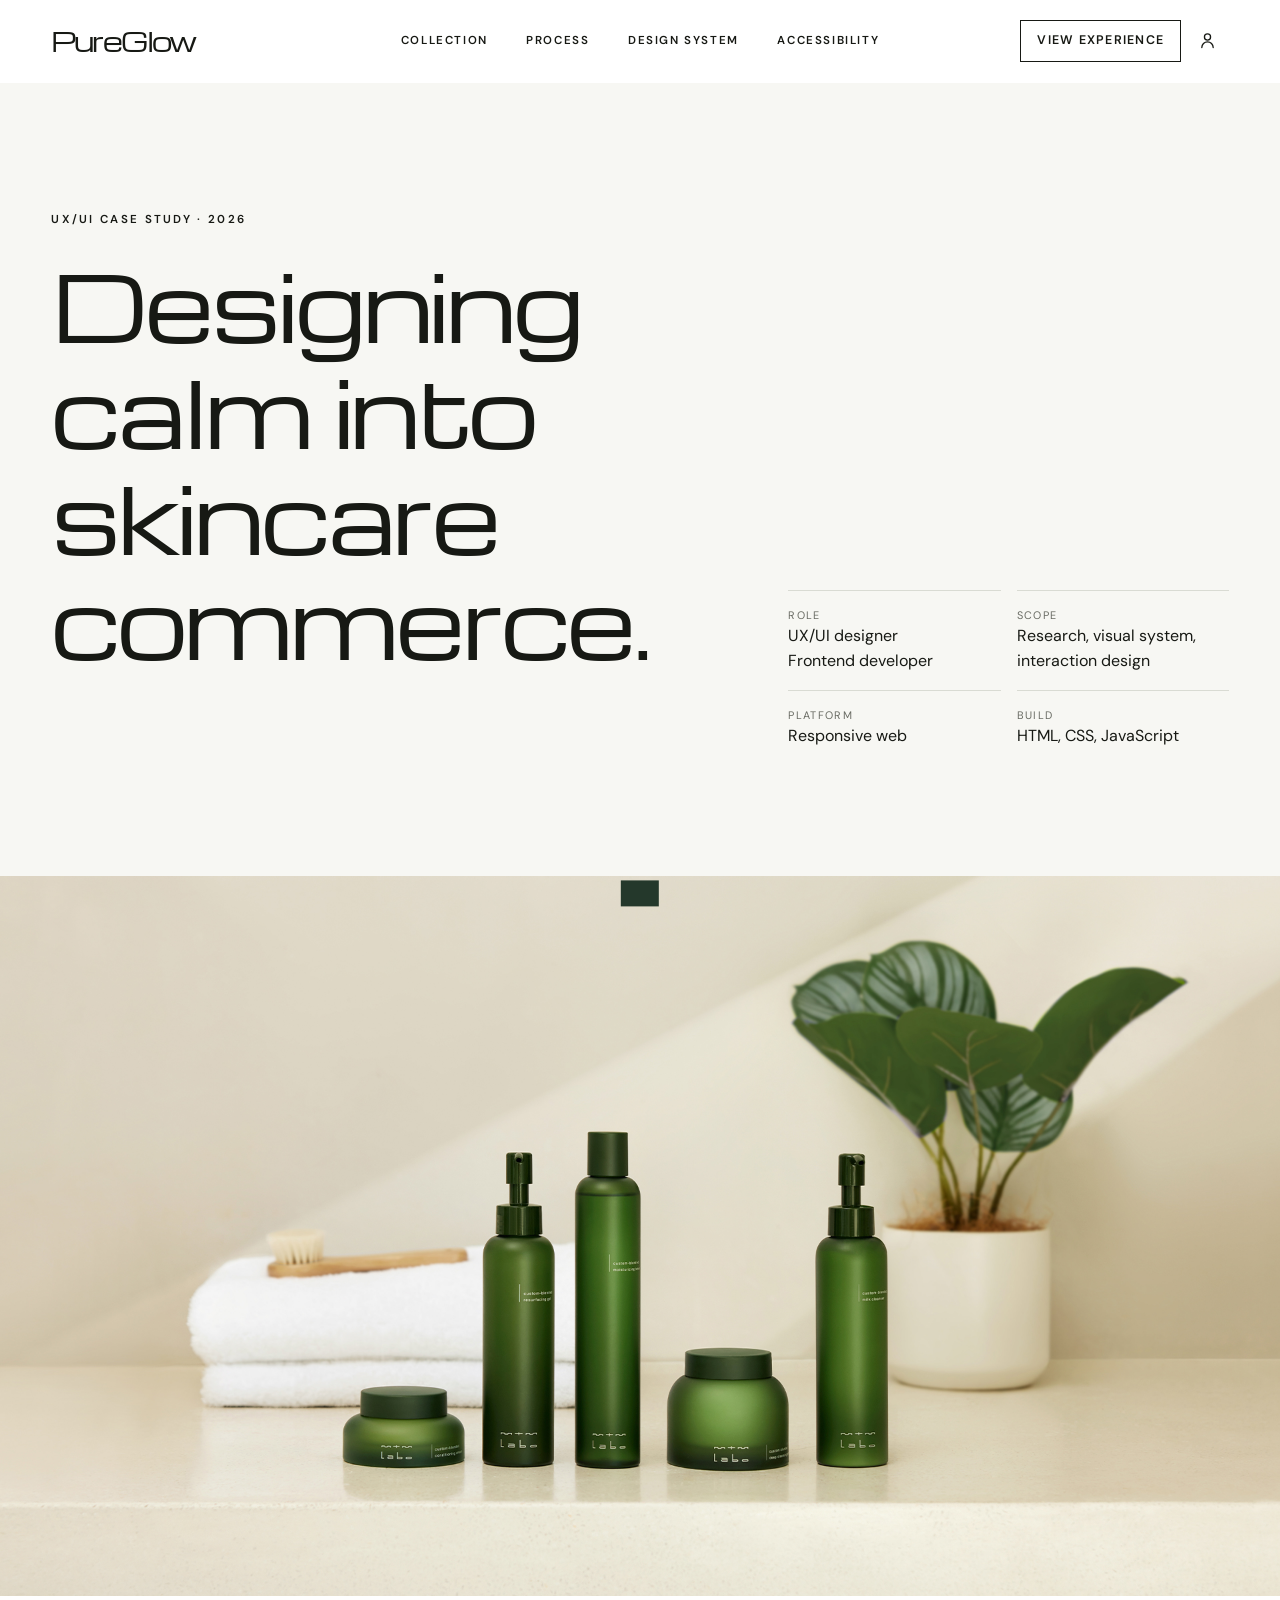
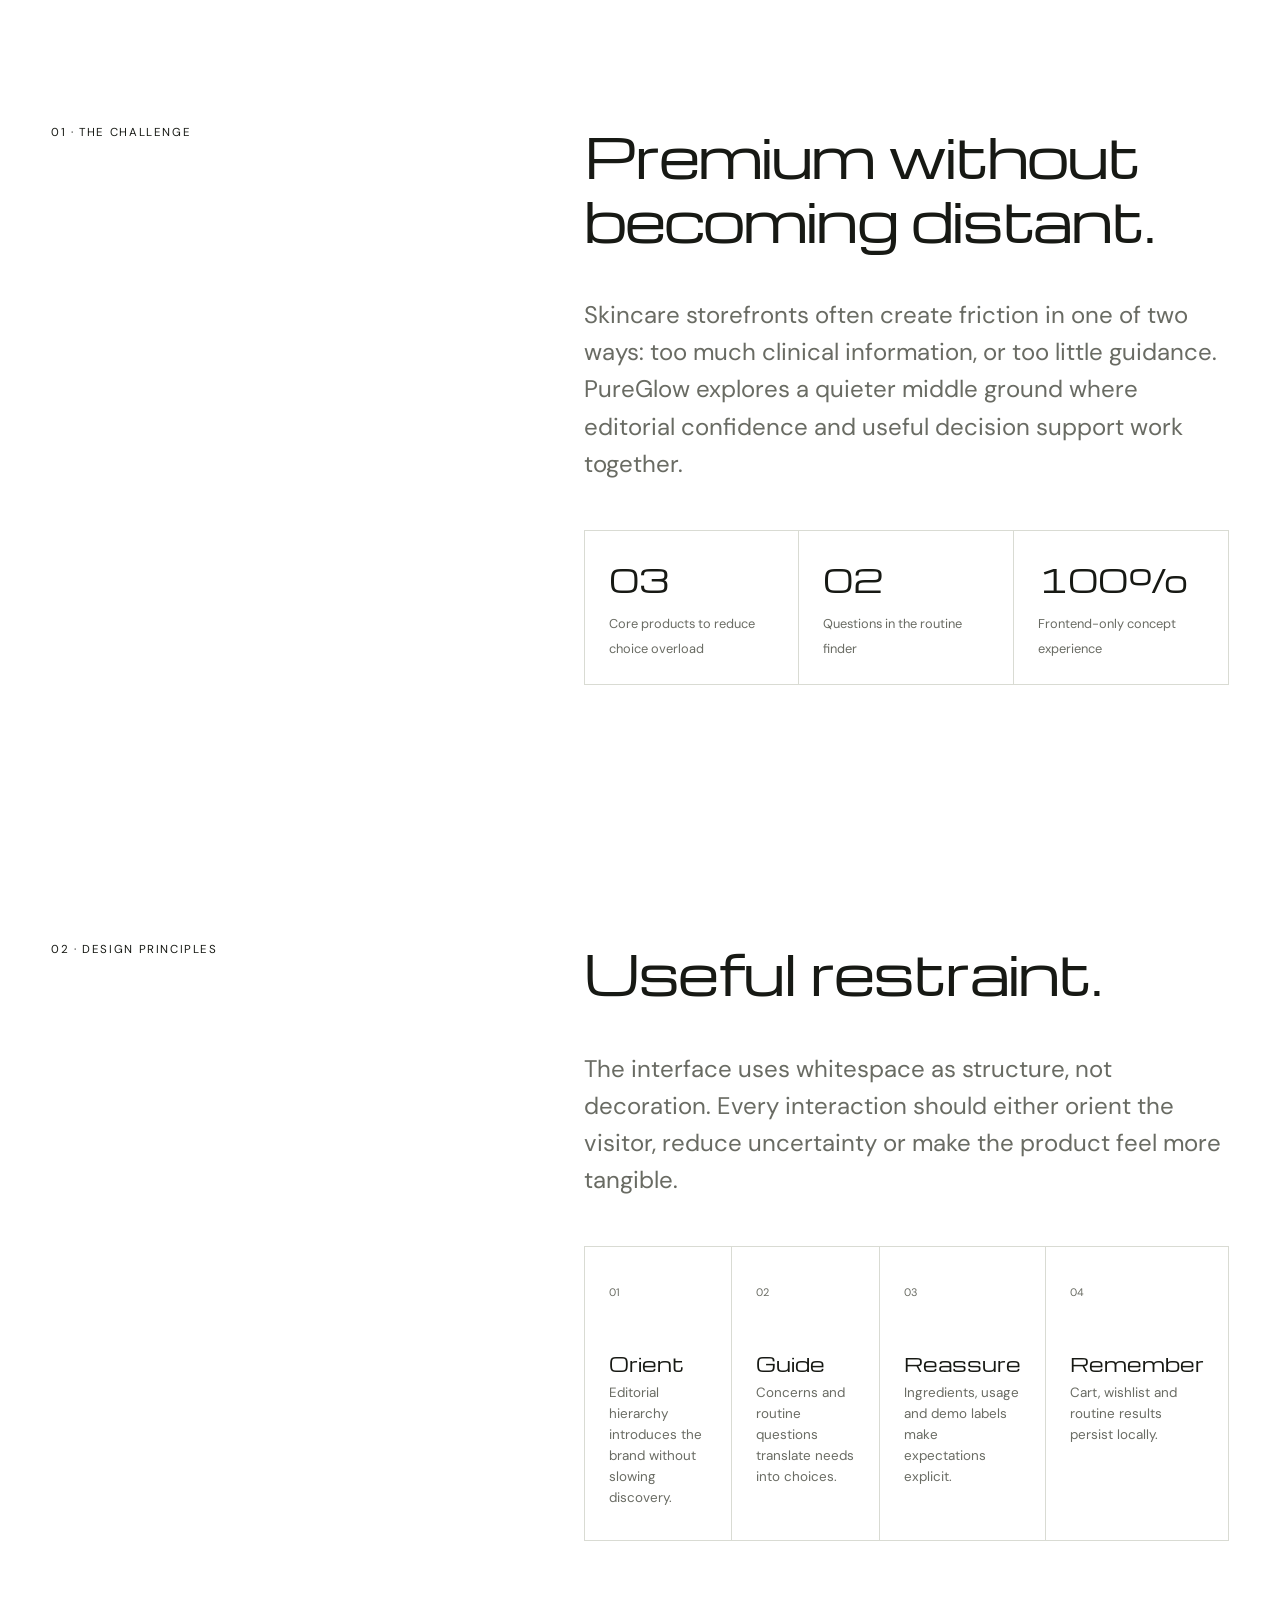
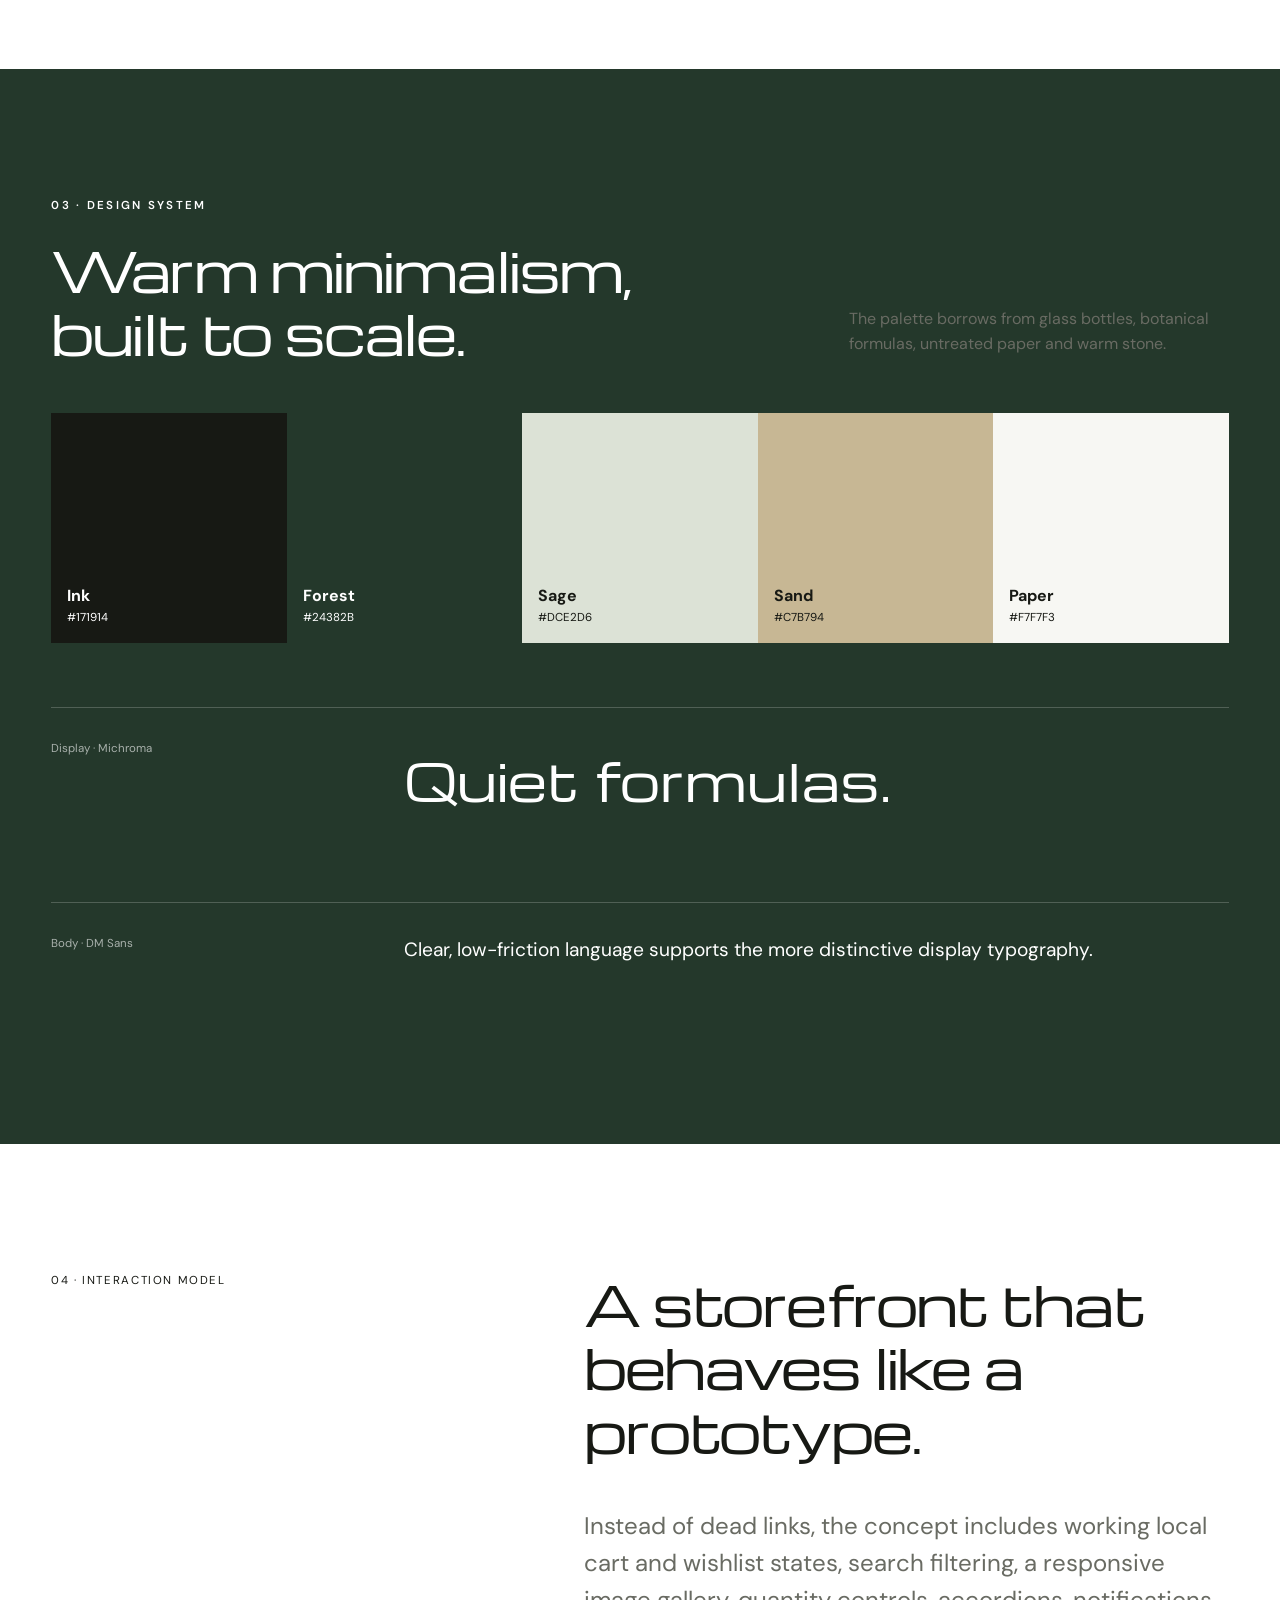
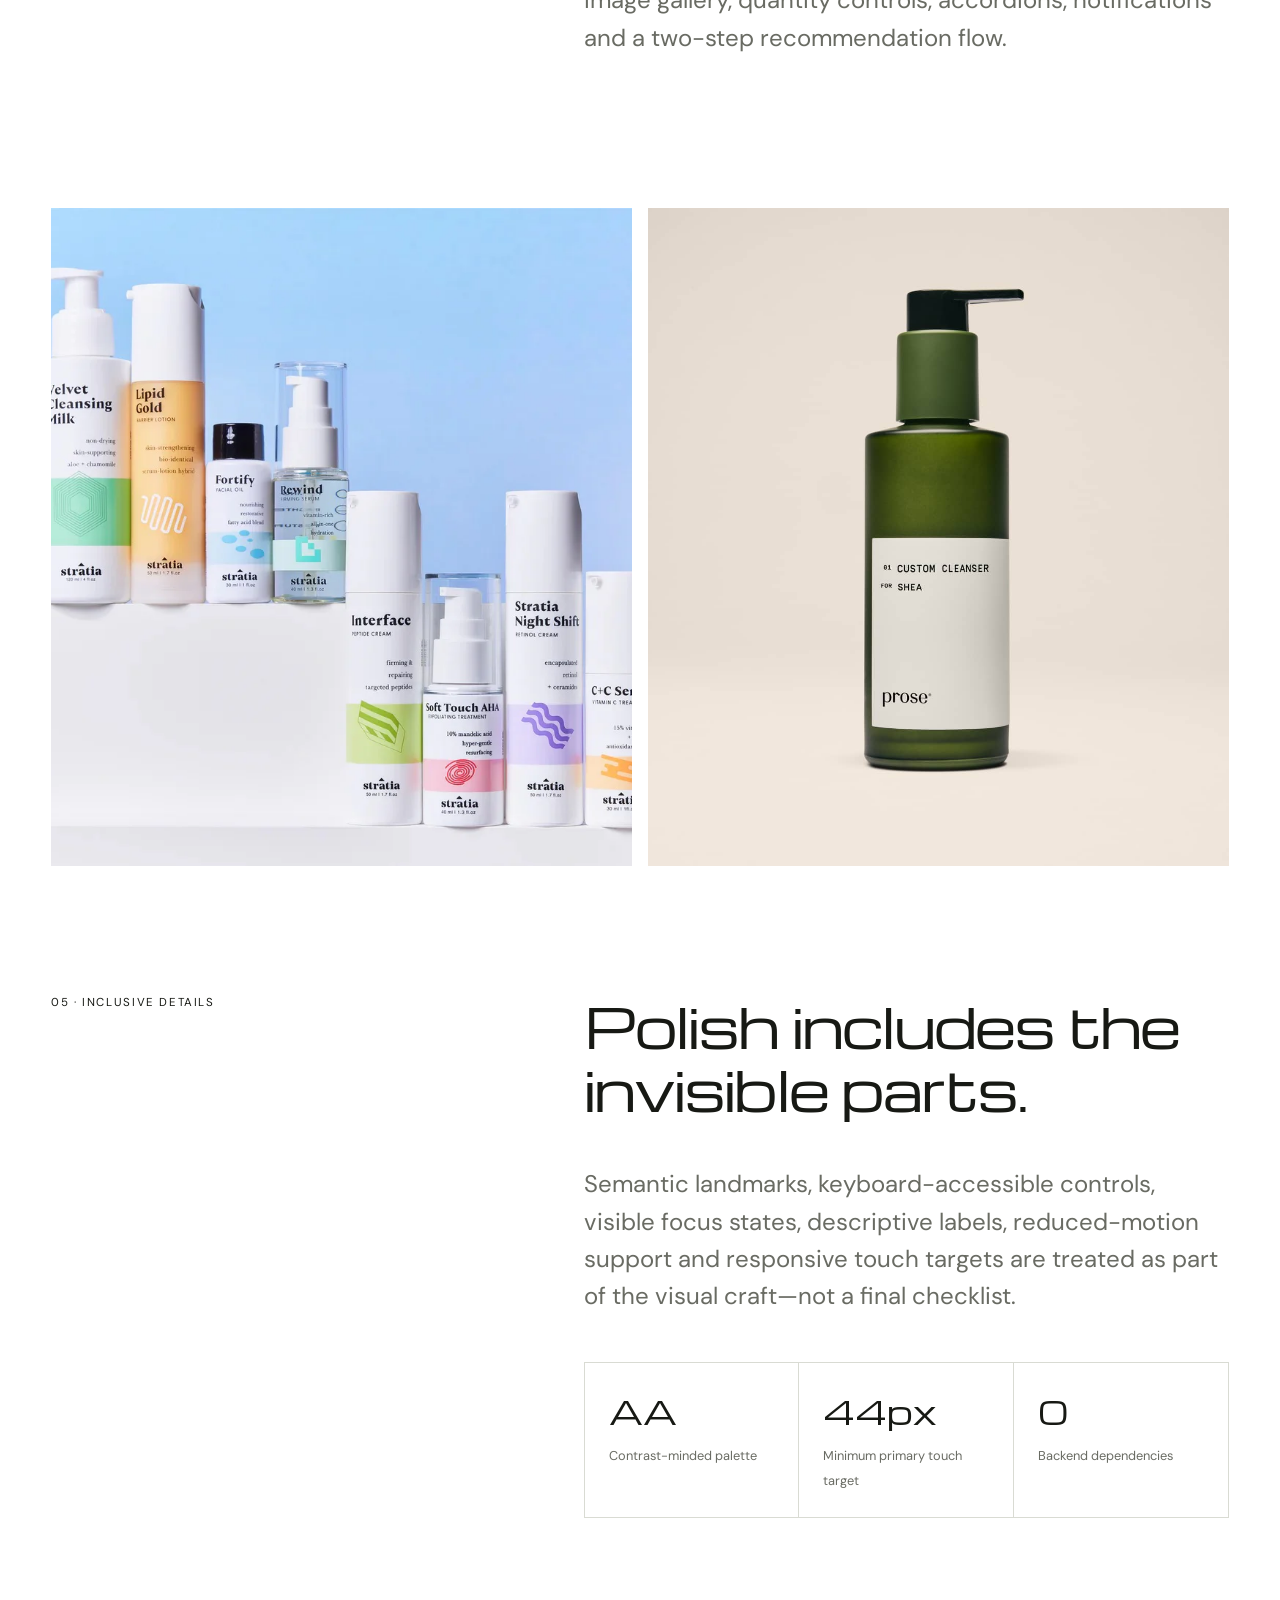
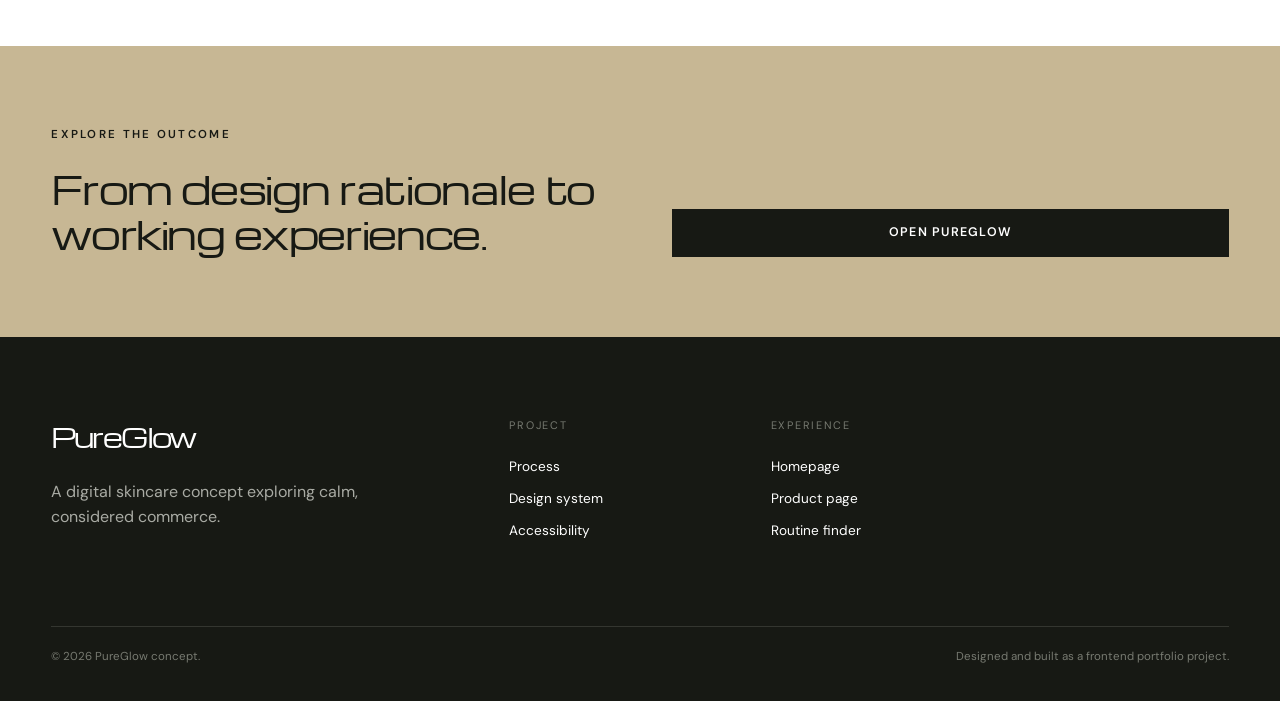
<file: case-study.html>
<!doctype html>
<html lang="en">
<head>
  <meta charset="utf-8">
  <meta name="viewport" content="width=device-width, initial-scale=1">
  <meta name="description" content="PureGlow UX/UI case study and design system.">
  <title>Design Story — PureGlow</title>
  <link rel="preconnect" href="https://fonts.googleapis.com">
  <link rel="preconnect" href="https://fonts.gstatic.com" crossorigin>
  <link href="https://fonts.googleapis.com/css2?family=DM+Sans:wght@300;400;500;600&family=Michroma&display=swap" rel="stylesheet">
  <link rel="stylesheet" href="./resources/css/style.css">
  <script src="./resources/js/app.js" defer></script>
</head>
<body data-page="case-study">
  <a class="skip-link" href="#main">Skip to content</a>
  <header class="site-header">
    <nav class="nav shell" aria-label="Primary navigation">
      <a class="wordmark" href="./index.html">PureGlow</a>
      <div class="nav__links"><a href="./index.html#bestsellers">Collection</a><a href="#process">Process</a><a href="#system">Design system</a><a href="#accessibility">Accessibility</a></div>
      <div class="nav__actions"><a class="button button--outline button--small" href="./index.html">View experience</a><a class="icon-button" href="./profile.html" aria-label="Profile"><svg><use href="#icon-user"></use></svg></a><button class="icon-button nav__menu" type="button" data-menu-toggle aria-label="Open menu"><svg><use href="#icon-menu"></use></svg></button></div>
    </nav>
  </header>

  <main id="main">
    <section class="case-hero">
      <div class="shell case-hero__grid">
        <div class="reveal"><p class="eyebrow">UX/UI case study · 2026</p><h1>Designing calm into skincare commerce.</h1></div>
        <div class="case-hero__meta reveal"><div><span>Role</span>UX/UI designer<br>Frontend developer</div><div><span>Scope</span>Research, visual system,<br>interaction design</div><div><span>Platform</span>Responsive web</div><div><span>Build</span>HTML, CSS, JavaScript</div></div>
      </div>
    </section>
    <div class="case-cover"><img src="./resources/images/promo_1920x1080.jpg" alt="PureGlow campaign artwork"></div>

    <section class="section shell case-section" id="process">
      <p class="case-section__label reveal">01 · The challenge</p>
      <div class="case-section__body reveal">
        <h2>Premium without becoming distant.</h2>
        <p>Skincare storefronts often create friction in one of two ways: too much clinical information, or too little guidance. PureGlow explores a quieter middle ground where editorial confidence and useful decision support work together.</p>
        <div class="case-stats"><div><strong>03</strong><span>Core products to reduce choice overload</span></div><div><strong>02</strong><span>Questions in the routine finder</span></div><div><strong>100%</strong><span>Frontend-only concept experience</span></div></div>
      </div>
    </section>

    <section class="section shell case-section">
      <p class="case-section__label reveal">02 · Design principles</p>
      <div class="case-section__body reveal">
        <h2>Useful restraint.</h2>
        <p>The interface uses whitespace as structure, not decoration. Every interaction should either orient the visitor, reduce uncertainty or make the product feel more tangible.</p>
        <div class="flow">
          <div><span>01</span><h3>Orient</h3><p>Editorial hierarchy introduces the brand without slowing discovery.</p></div>
          <div><span>02</span><h3>Guide</h3><p>Concerns and routine questions translate needs into choices.</p></div>
          <div><span>03</span><h3>Reassure</h3><p>Ingredients, usage and demo labels make expectations explicit.</p></div>
          <div><span>04</span><h3>Remember</h3><p>Cart, wishlist and routine results persist locally.</p></div>
        </div>
      </div>
    </section>

    <section class="system-block" id="system">
      <div class="shell">
        <div class="section-heading reveal"><div><p class="eyebrow">03 · Design system</p><h2>Warm minimalism,<br>built to scale.</h2></div><p>The palette borrows from glass bottles, botanical formulas, untreated paper and warm stone.</p></div>
        <div class="swatches reveal">
          <div class="swatch" style="background:#171914;color:white"><b>Ink</b><span>#171914</span></div>
          <div class="swatch" style="background:#24382b;color:white"><b>Forest</b><span>#24382B</span></div>
          <div class="swatch" style="background:#dce2d6"><b>Sage</b><span>#DCE2D6</span></div>
          <div class="swatch" style="background:#c7b794"><b>Sand</b><span>#C7B794</span></div>
          <div class="swatch" style="background:#f7f7f3"><b>Paper</b><span>#F7F7F3</span></div>
        </div>
        <div class="type-samples reveal">
          <div><span>Display · Michroma</span><p class="display-sample">Quiet formulas.</p></div>
          <div><span>Body · DM Sans</span><p class="body-sample">Clear, low-friction language supports the more distinctive display typography.</p></div>
        </div>
      </div>
    </section>

    <section class="section shell case-section">
      <p class="case-section__label reveal">04 · Interaction model</p>
      <div class="case-section__body reveal">
        <h2>A storefront that behaves like a prototype.</h2>
        <p>Instead of dead links, the concept includes working local cart and wishlist states, search filtering, a responsive image gallery, quantity controls, accordions, notifications and a two-step recommendation flow.</p>
      </div>
    </section>
    <div class="case-gallery shell">
      <img src="./resources/images/good-skincare-products.webp" alt="Skincare products arranged with natural materials">
      <img src="./resources/images/prose-custom-cleanser.6d857259.jpg" alt="Cleanser texture and package detail">
    </div>

    <section class="section shell case-section" id="accessibility">
      <p class="case-section__label reveal">05 · Inclusive details</p>
      <div class="case-section__body reveal">
        <h2>Polish includes the invisible parts.</h2>
        <p>Semantic landmarks, keyboard-accessible controls, visible focus states, descriptive labels, reduced-motion support and responsive touch targets are treated as part of the visual craft—not a final checklist.</p>
        <div class="case-stats"><div><strong>AA</strong><span>Contrast-minded palette</span></div><div><strong>44px</strong><span>Minimum primary touch target</span></div><div><strong>0</strong><span>Backend dependencies</span></div></div>
      </div>
    </section>

    <section class="newsletter"><div class="shell newsletter__inner reveal"><div><p class="eyebrow">Explore the outcome</p><h2>From design rationale to working experience.</h2></div><a class="button button--dark" href="./index.html">Open PureGlow</a></div></section>
  </main>
  <footer class="site-footer"><div class="shell footer__grid"><div><a class="wordmark wordmark--light" href="./index.html">PureGlow</a><p>A digital skincare concept exploring calm, considered commerce.</p></div><div><p class="footer__label">Project</p><a href="#process">Process</a><a href="#system">Design system</a><a href="#accessibility">Accessibility</a></div><div><p class="footer__label">Experience</p><a href="./index.html">Homepage</a><a href="./product.html">Product page</a><a href="./index.html#routine">Routine finder</a></div></div><div class="shell footer__bottom"><p>© 2026 PureGlow concept.</p><p>Designed and built as a frontend portfolio project.</p></div></footer>
  <div class="toast" role="status" aria-live="polite" data-toast></div>
  <svg class="svg-sprite" aria-hidden="true"><symbol id="icon-user" viewBox="0 0 24 24"><circle cx="12" cy="8" r="3.5" fill="none" stroke="currentColor" stroke-width="1.5"/><path d="M5.5 20a6.5 6.5 0 0 1 13 0" fill="none" stroke="currentColor" stroke-width="1.5" stroke-linecap="round"/></symbol><symbol id="icon-menu" viewBox="0 0 24 24"><path d="M4 8h16M4 16h16" stroke="currentColor" stroke-width="1.5"/></symbol></svg>
</body>
</html>
</file>
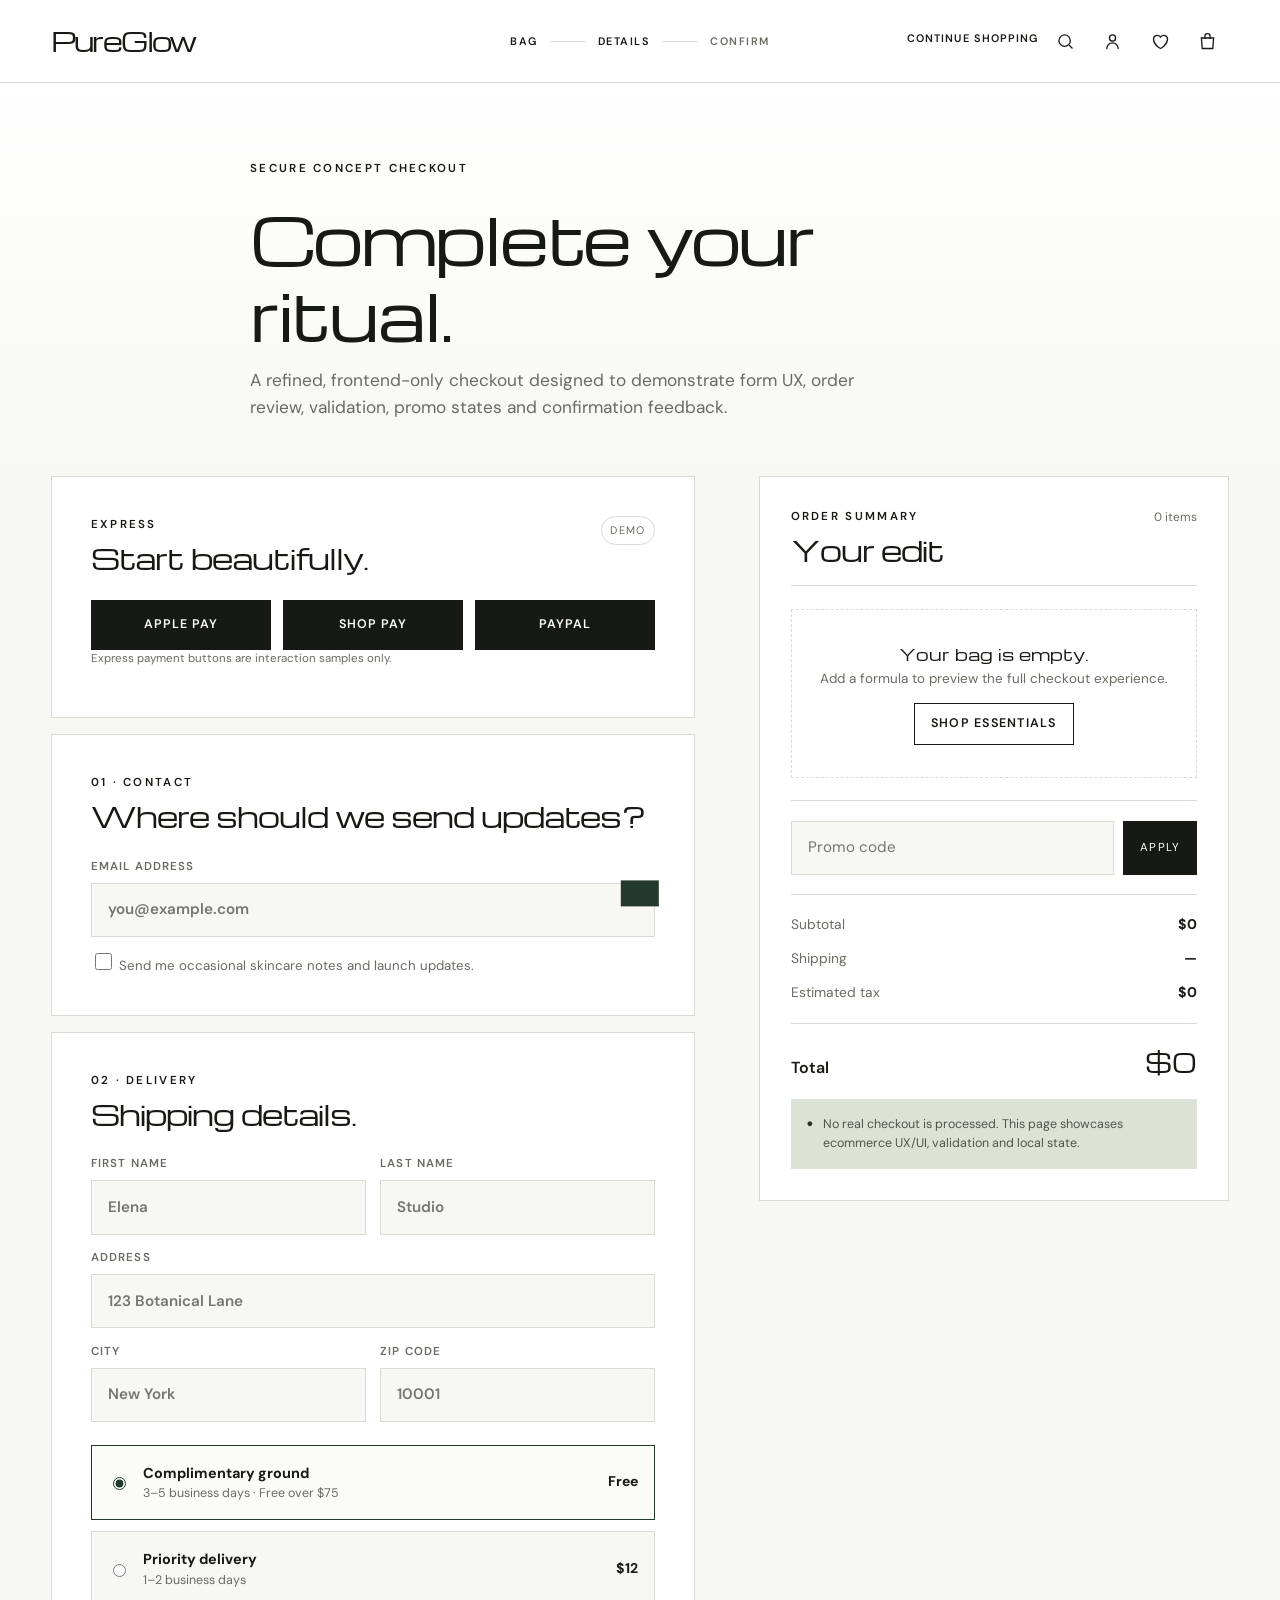
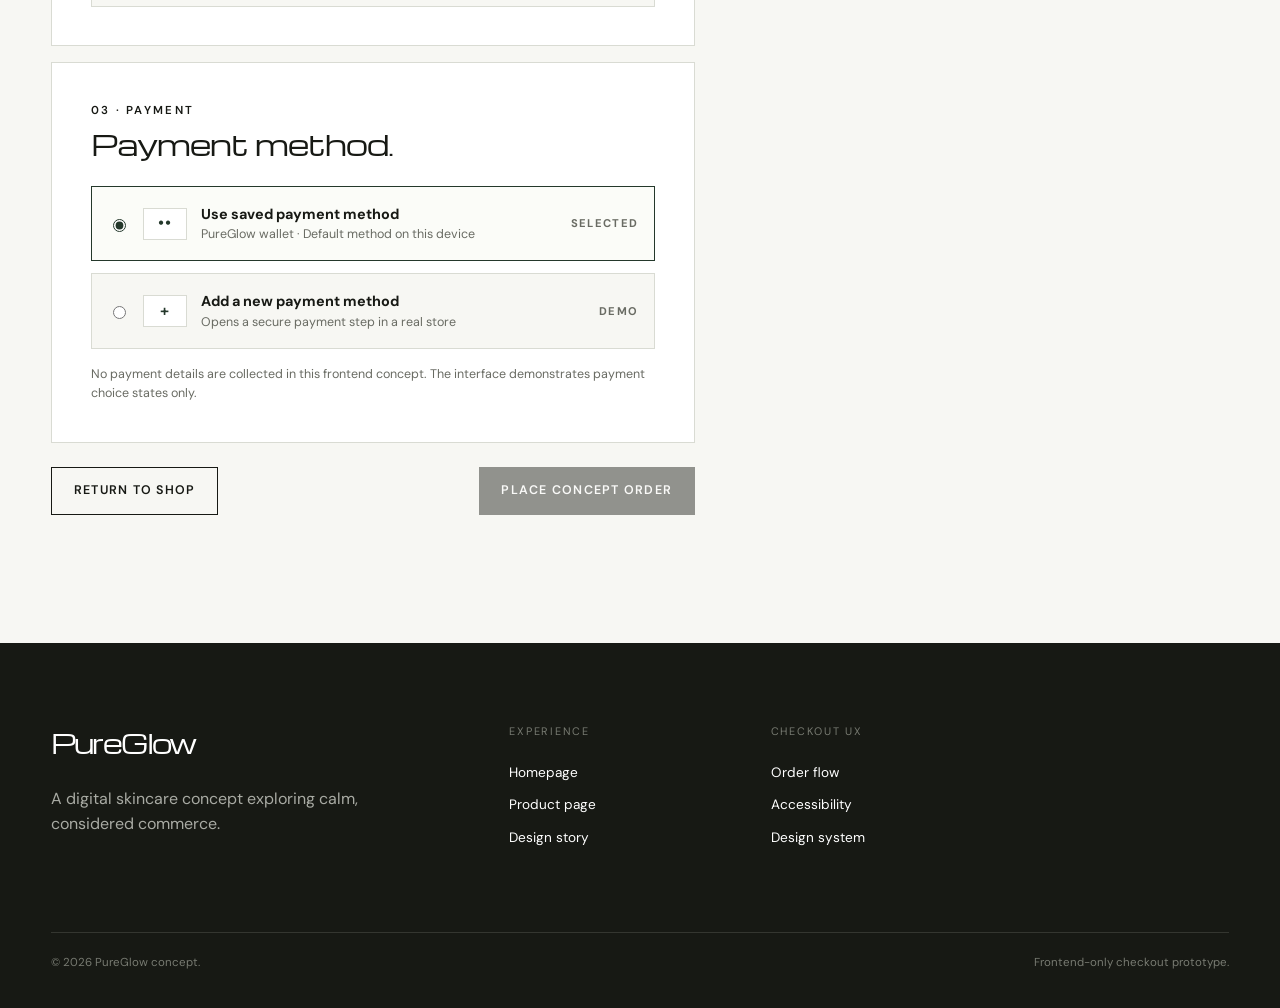
<file: checkout.html>
<!doctype html>
<html lang="en">
<head>
  <meta charset="utf-8">
  <meta name="viewport" content="width=device-width, initial-scale=1">
  <meta name="description" content="PureGlow checkout — a polished frontend-only ecommerce flow.">
  <title>Checkout — PureGlow</title>
  <link rel="preconnect" href="https://fonts.googleapis.com">
  <link rel="preconnect" href="https://fonts.gstatic.com" crossorigin>
  <link href="https://fonts.googleapis.com/css2?family=DM+Sans:wght@300;400;500;600&family=Michroma&display=swap" rel="stylesheet">
  <link rel="stylesheet" href="./resources/css/style.css">
  <script src="./resources/js/app.js" defer></script>
</head>
<body data-page="checkout">
  <a class="skip-link" href="#main">Skip to content</a>

  <header class="site-header checkout-header">
    <nav class="nav shell" aria-label="Checkout navigation">
      <a class="wordmark" href="./index.html">PureGlow</a>
      <div class="checkout-steps" aria-label="Checkout progress">
        <span class="active">Bag</span>
        <span class="active">Details</span>
        <span>Confirm</span>
      </div>
      <div class="nav__actions">
        <a class="text-link checkout-back" href="./index.html#bestsellers">Continue shopping</a>
        <button class="icon-button" type="button" data-open-search aria-label="Search">
          <svg aria-hidden="true"><use href="#icon-search"></use></svg>
        </button>
        <a class="icon-button" href="./profile.html" aria-label="Profile">
          <svg aria-hidden="true"><use href="#icon-user"></use></svg>
        </a>
        <button class="icon-button" type="button" data-open-wishlist aria-label="Wishlist">
          <svg aria-hidden="true"><use href="#icon-heart"></use></svg>
          <span class="count" data-wishlist-count hidden>0</span>
        </button>
        <button class="icon-button" type="button" data-open-cart aria-label="Shopping bag">
          <svg aria-hidden="true"><use href="#icon-bag"></use></svg>
          <span class="count" data-cart-count hidden>0</span>
        </button>
      </div>
    </nav>
  </header>

  <main id="main">
    <section class="checkout-hero">
      <div class="shell checkout-hero__inner reveal">
        <p class="eyebrow">Secure concept checkout</p>
        <h1>Complete your ritual.</h1>
        <p>A refined, frontend-only checkout designed to demonstrate form UX, order review, validation, promo states and confirmation feedback.</p>
      </div>
    </section>

    <section class="checkout shell" data-checkout>
      <form class="checkout-form reveal" data-checkout-form novalidate>
        <div class="checkout-card express-card">
          <div class="checkout-card__heading">
            <div>
              <p class="eyebrow">Express</p>
              <h2>Start beautifully.</h2>
            </div>
            <span>Demo</span>
          </div>
          <div class="express-options">
            <button type="button" data-express-pay="Apple Pay">Apple Pay</button>
            <button type="button" data-express-pay="Shop Pay">Shop Pay</button>
            <button type="button" data-express-pay="PayPal">PayPal</button>
          </div>
          <p class="fine-print">Express payment buttons are interaction samples only.</p>
        </div>

        <div class="checkout-card">
          <div class="checkout-card__heading">
            <div>
              <p class="eyebrow">01 · Contact</p>
              <h2>Where should we send updates?</h2>
            </div>
          </div>
          <div class="field-grid">
            <label class="field field--full">Email address
              <input type="email" name="email" placeholder="you@example.com" autocomplete="email" required>
              <span class="field__error">Enter a valid email address.</span>
            </label>
            <label class="check-field field--full">
              <input type="checkbox" name="newsletter">
              <span>Send me occasional skincare notes and launch updates.</span>
            </label>
          </div>
        </div>

        <div class="checkout-card">
          <div class="checkout-card__heading">
            <div>
              <p class="eyebrow">02 · Delivery</p>
              <h2>Shipping details.</h2>
            </div>
          </div>
          <div class="field-grid">
            <label class="field">First name
              <input type="text" name="firstName" placeholder="Elena" autocomplete="given-name" required>
              <span class="field__error">First name is required.</span>
            </label>
            <label class="field">Last name
              <input type="text" name="lastName" placeholder="Studio" autocomplete="family-name" required>
              <span class="field__error">Last name is required.</span>
            </label>
            <label class="field field--full">Address
              <input type="text" name="address" placeholder="123 Botanical Lane" autocomplete="street-address" required>
              <span class="field__error">Address is required.</span>
            </label>
            <label class="field">City
              <input type="text" name="city" placeholder="New York" autocomplete="address-level2" required>
              <span class="field__error">City is required.</span>
            </label>
            <label class="field">ZIP code
              <input type="text" name="zip" placeholder="10001" inputmode="numeric" autocomplete="postal-code" required>
              <span class="field__error">ZIP code is required.</span>
            </label>
          </div>

          <div class="delivery-options" role="radiogroup" aria-label="Delivery method">
            <label>
              <input type="radio" name="shipping" value="0" data-shipping-label="Complimentary ground" checked>
              <span><b>Complimentary ground</b><small>3–5 business days · Free over $75</small></span>
              <strong>Free</strong>
            </label>
            <label>
              <input type="radio" name="shipping" value="12" data-shipping-label="Priority delivery">
              <span><b>Priority delivery</b><small>1–2 business days</small></span>
              <strong>$12</strong>
            </label>
          </div>
        </div>

        <div class="checkout-card">
          <div class="checkout-card__heading">
            <div>
              <p class="eyebrow">03 · Payment</p>
              <h2>Payment method.</h2>
            </div>
          </div>
          <div class="payment-methods" role="radiogroup" aria-label="Payment method">
            <label class="payment-method">
              <input type="radio" name="payment" value="saved" checked>
              <span class="payment-method__icon" aria-hidden="true">••</span>
              <span>
                <b>Use saved payment method</b>
                <small>PureGlow wallet · Default method on this device</small>
              </span>
              <strong>Selected</strong>
            </label>
            <label class="payment-method">
              <input type="radio" name="payment" value="new">
              <span class="payment-method__icon" aria-hidden="true">+</span>
              <span>
                <b>Add a new payment method</b>
                <small>Opens a secure payment step in a real store</small>
              </span>
              <strong>Demo</strong>
            </label>
          </div>
          <div class="new-payment-form" data-new-payment hidden>
            <div class="field-grid">
              <label class="field field--full">Name on card
                <input type="text" name="cardName" placeholder="Name as it appears on card" autocomplete="cc-name" data-payment-field>
                <span class="field__error">Name on card is required.</span>
              </label>
              <label class="field field--full">Card number
                <input type="text" name="cardNumber" placeholder="Card number" inputmode="numeric" autocomplete="cc-number" data-payment-field>
                <span class="field__error">Card number is required.</span>
              </label>
              <label class="field">Expiry
                <input type="text" name="cardExpiry" placeholder="MM / YY" autocomplete="cc-exp" data-payment-field>
                <span class="field__error">Expiry is required.</span>
              </label>
              <label class="field">Security code
                <input type="text" name="cardCvc" placeholder="CVC" inputmode="numeric" autocomplete="cc-csc" data-payment-field>
                <span class="field__error">Security code is required.</span>
              </label>
              <label class="check-field field--full">
                <input type="checkbox" name="savePayment">
                <span>Save this payment method for next time.</span>
              </label>
            </div>
          </div>
          <p class="payment-disclaimer">No payment details are collected in this frontend concept. The interface demonstrates payment choice states only.</p>
        </div>

        <div class="checkout-actions">
          <a class="button button--outline" href="./index.html#bestsellers">Return to shop</a>
          <button class="button button--dark" type="submit">Place concept order</button>
        </div>
      </form>

      <aside class="order-summary reveal" aria-labelledby="summary-title">
        <div class="order-summary__sticky">
          <div class="order-summary__header">
            <div>
              <p class="eyebrow">Order summary</p>
              <h2 id="summary-title">Your edit</h2>
            </div>
            <span data-checkout-total-count>0 items</span>
          </div>
          <div class="checkout-items" data-checkout-items></div>
          <form class="promo" data-promo-form>
            <label class="sr-only" for="promo-code">Promo code</label>
            <input id="promo-code" name="promo" type="text" placeholder="Promo code">
            <button type="submit">Apply</button>
          </form>
          <div class="summary-lines">
            <div><span>Subtotal</span><strong data-checkout-subtotal>$0</strong></div>
            <div><span>Shipping</span><strong data-checkout-shipping>Free</strong></div>
            <div><span>Estimated tax</span><strong data-checkout-tax>$0</strong></div>
            <div data-discount-row hidden><span>Portfolio promo</span><strong data-checkout-discount>−$0</strong></div>
          </div>
          <div class="summary-total"><span>Total</span><strong data-checkout-total>$0</strong></div>
          <div class="checkout-note">
            <span>●</span>
            <p>No real checkout is processed. This page showcases ecommerce UX/UI, validation and local state.</p>
          </div>
        </div>
      </aside>
    </section>

    <section class="confirmation" data-order-success hidden>
      <div class="confirmation__card">
        <p class="eyebrow">Order received</p>
        <h2>Your ritual is reserved.</h2>
        <p data-order-message>Thank you — your concept order has been placed.</p>
        <div class="confirmation__details">
          <div><span>Order</span><strong data-order-number>PG-0000</strong></div>
          <div><span>Delivery</span><strong data-order-delivery>Complimentary ground</strong></div>
        </div>
        <a class="button button--dark" href="./index.html">Return home</a>
      </div>
    </section>
  </main>

  <footer class="site-footer">
    <div class="shell footer__grid">
      <div><a class="wordmark wordmark--light" href="./index.html">PureGlow</a><p>A digital skincare concept exploring calm, considered commerce.</p></div>
      <div><p class="footer__label">Experience</p><a href="./index.html">Homepage</a><a href="./product.html">Product page</a><a href="./case-study.html">Design story</a></div>
      <div><p class="footer__label">Checkout UX</p><a href="#main">Order flow</a><a href="./case-study.html#accessibility">Accessibility</a><a href="./case-study.html#system">Design system</a></div>
    </div>
    <div class="shell footer__bottom"><p>© 2026 PureGlow concept.</p><p>Frontend-only checkout prototype.</p></div>
  </footer>

  <div class="overlay" data-overlay hidden></div>
  <aside class="drawer" data-cart-drawer aria-hidden="true" aria-labelledby="cart-title">
    <div class="drawer__header"><h2 id="cart-title">Your bag <span data-cart-total-count>(0)</span></h2><button type="button" data-close-drawer aria-label="Close bag">×</button></div>
    <div class="drawer__body" data-cart-items></div>
    <div class="drawer__footer" data-cart-footer hidden><div><span>Subtotal</span><strong data-cart-subtotal>$0</strong></div><a class="button button--dark" href="./checkout.html">Checkout</a><p>Frontend demo — no payment will be collected.</p></div>
  </aside>
  <aside class="drawer" data-wishlist-drawer aria-hidden="true" aria-labelledby="wishlist-title">
    <div class="drawer__header"><h2 id="wishlist-title">Saved pieces</h2><button type="button" data-close-drawer aria-label="Close wishlist">×</button></div>
    <div class="drawer__body" data-wishlist-items></div>
  </aside>
  <div class="search-panel" data-search-panel hidden>
    <div class="search-panel__header shell"><span class="wordmark">PureGlow</span><button type="button" data-close-search aria-label="Close search">×</button></div>
    <div class="search-panel__content shell">
      <p class="eyebrow">Search the collection</p>
      <label class="sr-only" for="site-search">Search products</label>
      <input id="site-search" type="search" placeholder="Try “serum” or “dryness”" data-search-input>
      <div class="search-results" data-search-results></div>
    </div>
  </div>
  <div class="toast" role="status" aria-live="polite" data-toast></div>

  <svg class="svg-sprite" aria-hidden="true">
    <symbol id="icon-search" viewBox="0 0 24 24"><circle cx="11" cy="11" r="6.5" fill="none" stroke="currentColor" stroke-width="1.5"/><path d="m16 16 4 4" fill="none" stroke="currentColor" stroke-width="1.5"/></symbol>
    <symbol id="icon-user" viewBox="0 0 24 24"><circle cx="12" cy="8" r="3.5" fill="none" stroke="currentColor" stroke-width="1.5"/><path d="M5.5 20a6.5 6.5 0 0 1 13 0" fill="none" stroke="currentColor" stroke-width="1.5" stroke-linecap="round"/></symbol>
    <symbol id="icon-heart" viewBox="0 0 24 24"><path d="M12 20S4 15.6 4 9.4C4 5.2 9 3.5 12 7c3-3.5 8-1.8 8 2.4C20 15.6 12 20 12 20Z" fill="none" stroke="currentColor" stroke-width="1.5"/></symbol>
    <symbol id="icon-bag" viewBox="0 0 24 24"><path d="M5 8h14l-1 12H6L5 8Z" fill="none" stroke="currentColor" stroke-width="1.5"/><path d="M9 9V6a3 3 0 0 1 6 0v3" fill="none" stroke="currentColor" stroke-width="1.5"/></symbol>
  </svg>
</body>
</html>
</file>
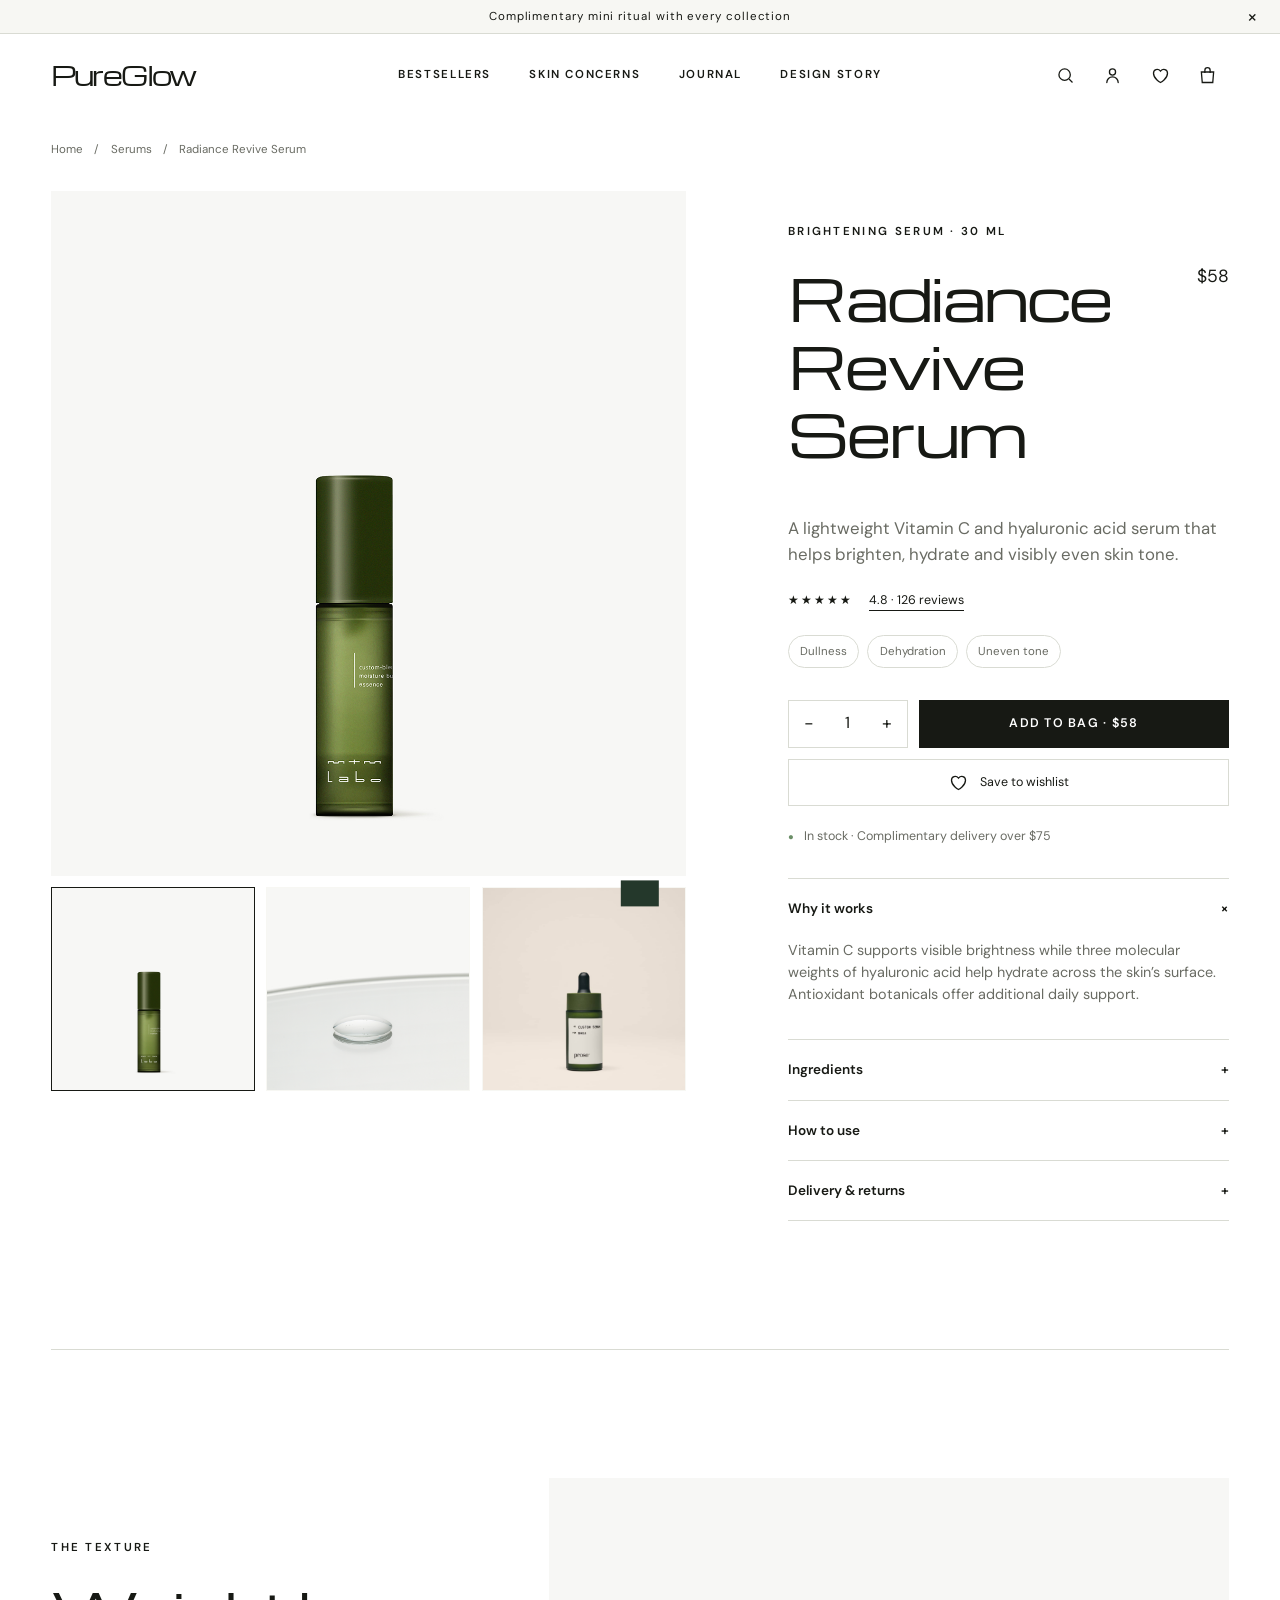
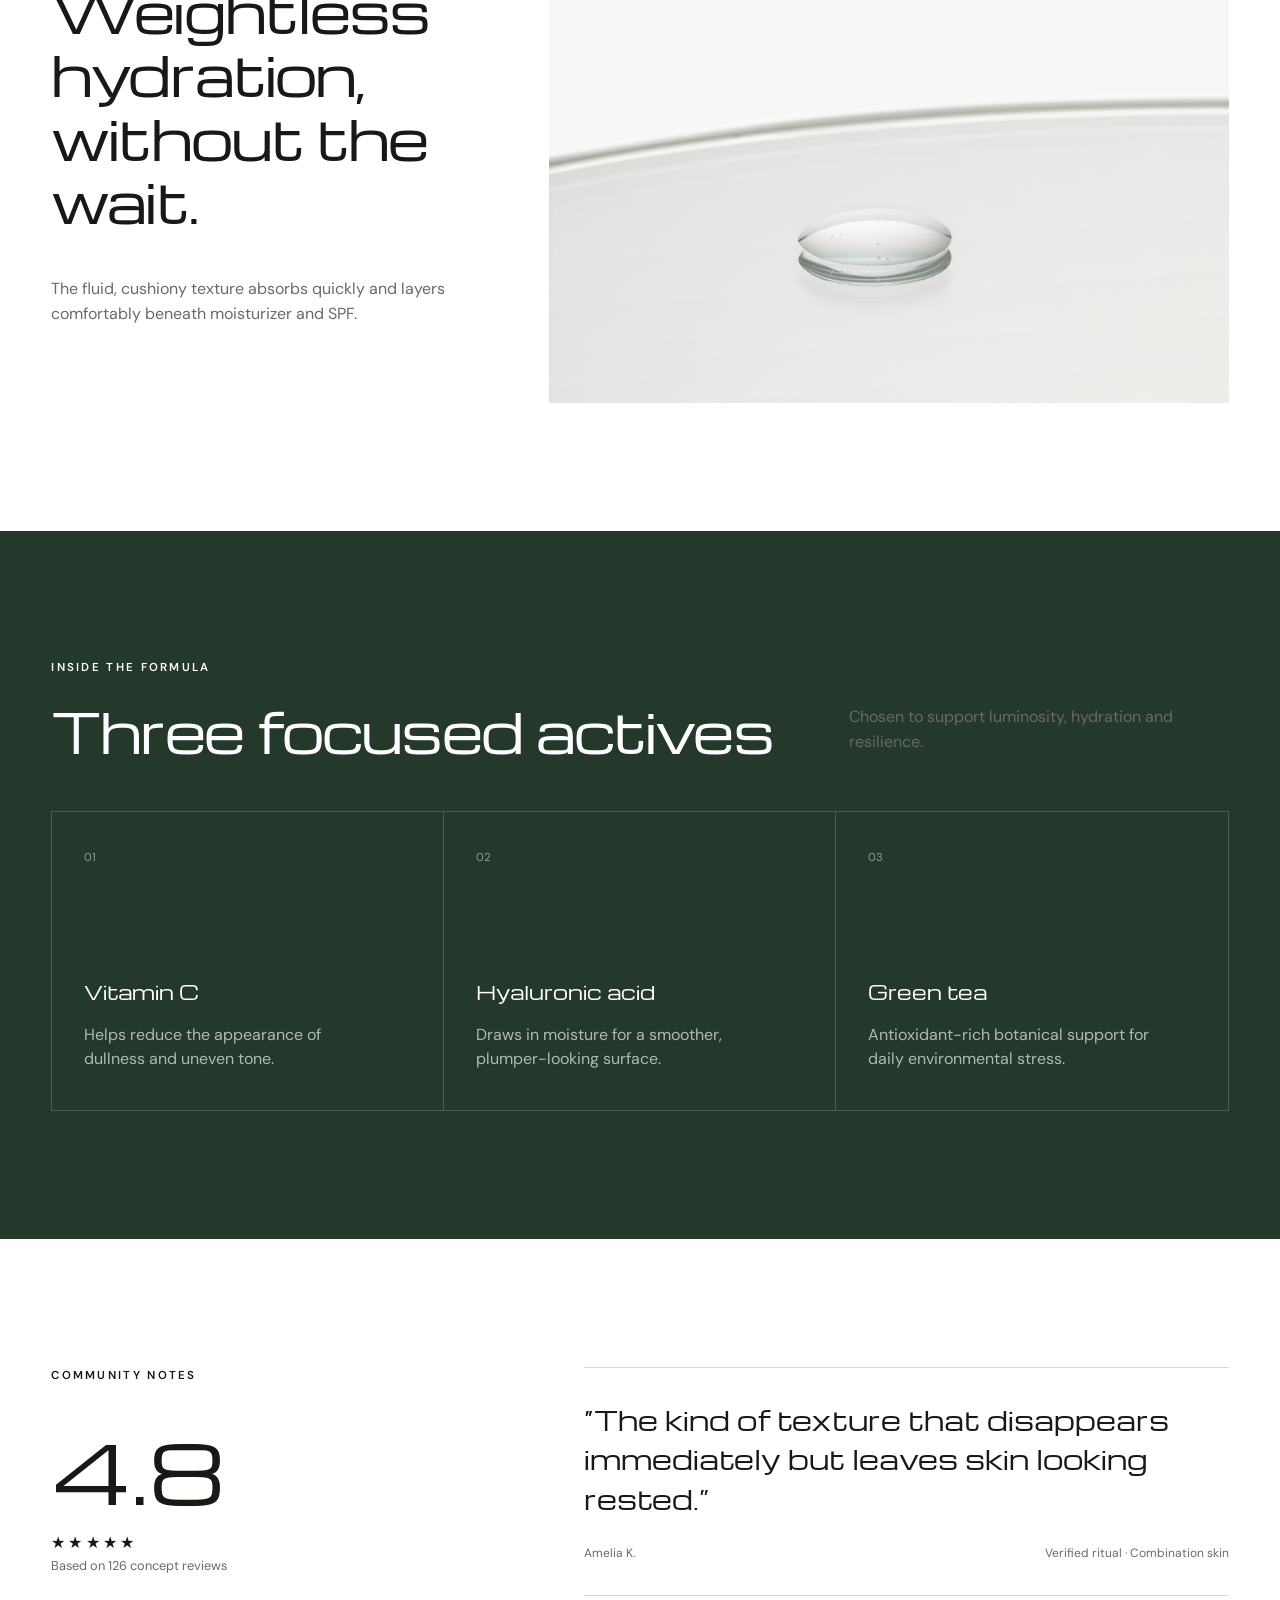
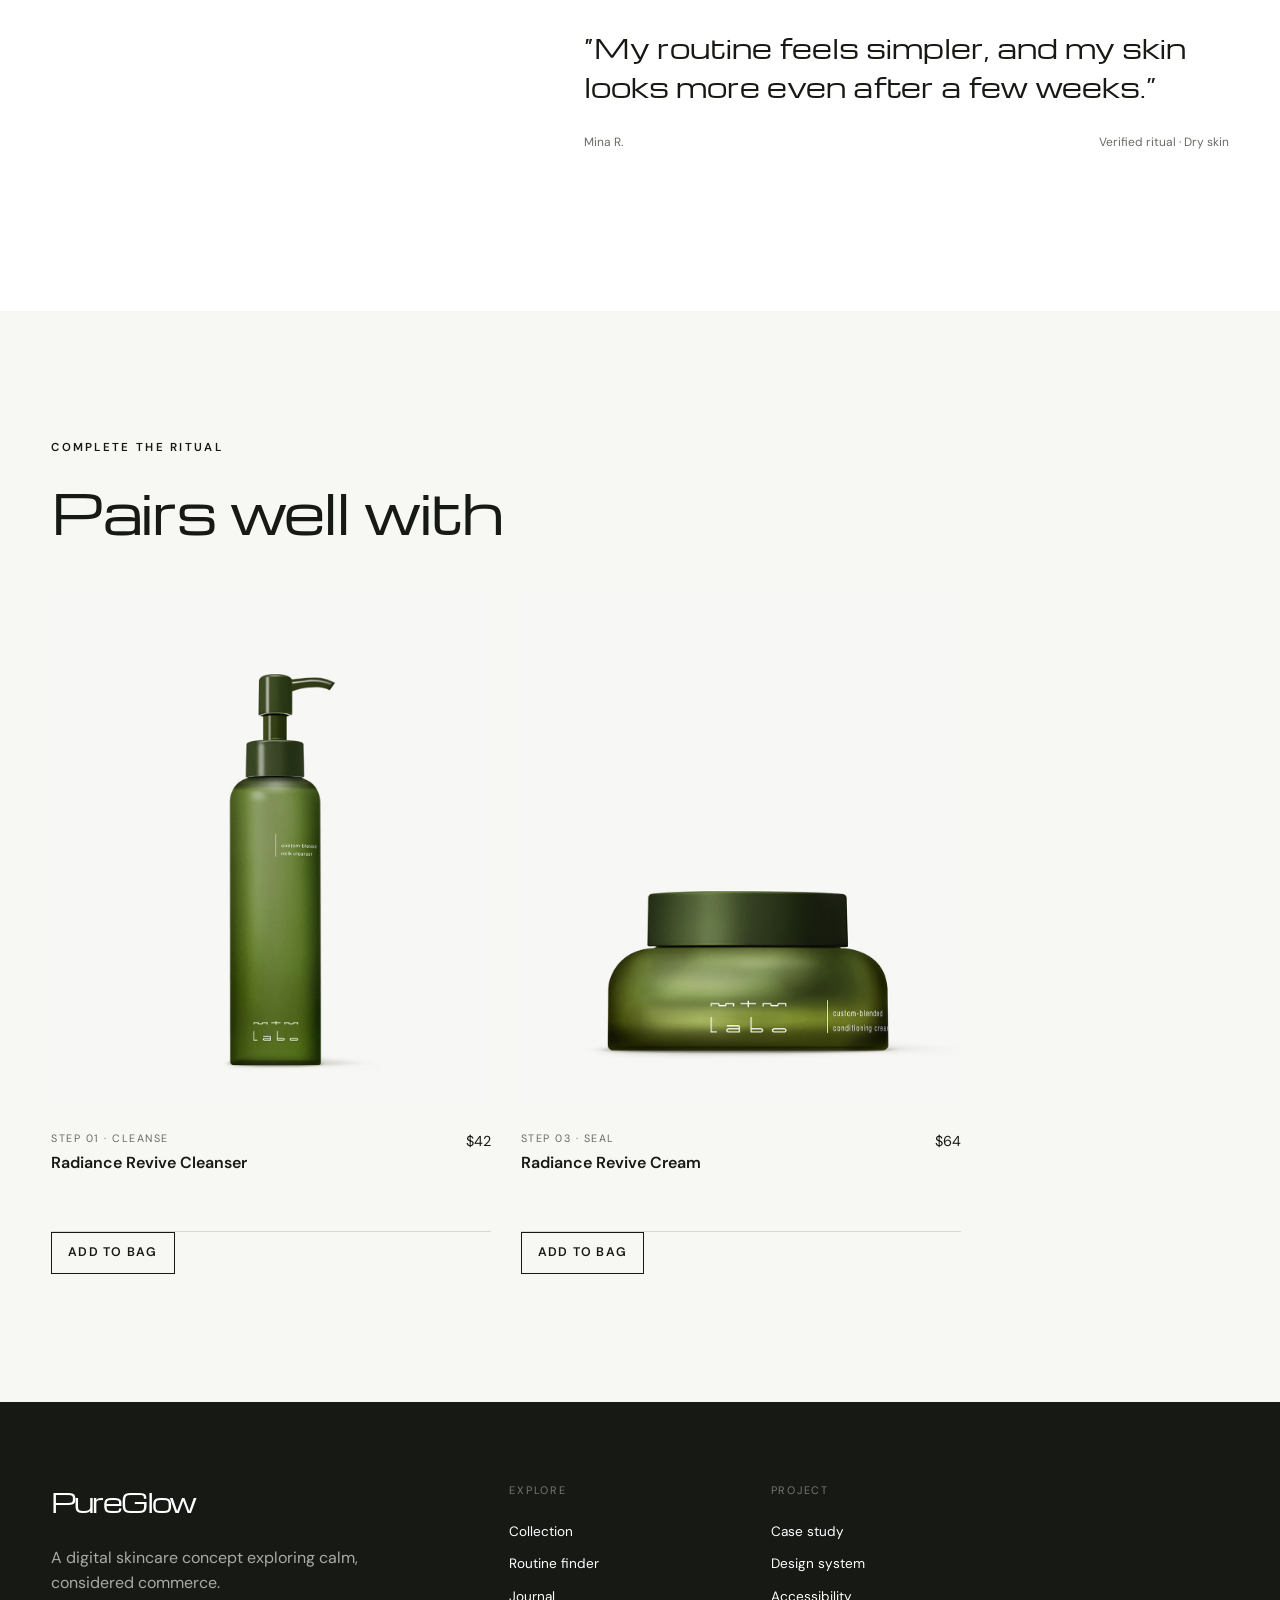
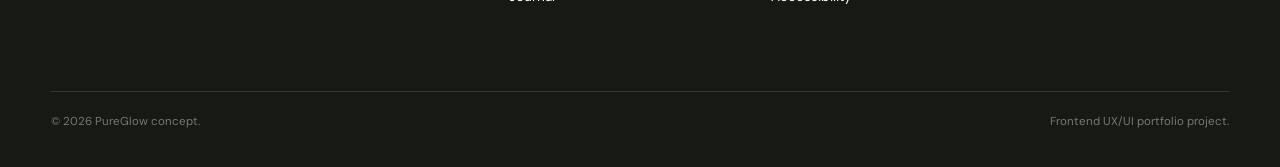
<file: product.html>
<!doctype html>
<html lang="en">
<head>
  <meta charset="utf-8">
  <meta name="viewport" content="width=device-width, initial-scale=1">
  <meta name="description" content="Radiance Revive Serum by PureGlow — concept product experience.">
  <title>Radiance Revive Serum — PureGlow</title>
  <link rel="preconnect" href="https://fonts.googleapis.com">
  <link rel="preconnect" href="https://fonts.gstatic.com" crossorigin>
  <link href="https://fonts.googleapis.com/css2?family=DM+Sans:wght@300;400;500;600&family=Michroma&display=swap" rel="stylesheet">
  <link rel="stylesheet" href="./resources/css/style.css">
  <script src="./resources/js/app.js" defer></script>
</head>
<body data-page="product">
  <a class="skip-link" href="#main">Skip to content</a>
  <div class="announcement"><p>Complimentary mini ritual with every collection</p><button class="announcement__close" type="button" aria-label="Dismiss announcement">×</button></div>
  <header class="site-header">
    <nav class="nav shell" aria-label="Primary navigation">
      <a class="wordmark" href="./index.html">PureGlow</a>
      <div class="nav__links"><a href="./index.html#bestsellers">Bestsellers</a><a href="./index.html#concerns">Skin concerns</a><a href="./index.html#journal">Journal</a><a href="./case-study.html">Design story</a></div>
      <div class="nav__actions">
        <button class="icon-button" type="button" data-open-search aria-label="Search"><svg><use href="#icon-search"></use></svg></button>
        <a class="icon-button" href="./profile.html" aria-label="Profile"><svg><use href="#icon-user"></use></svg></a>
        <button class="icon-button" type="button" data-open-wishlist aria-label="Wishlist"><svg><use href="#icon-heart"></use></svg><span class="count" data-wishlist-count hidden>0</span></button>
        <button class="icon-button" type="button" data-open-cart aria-label="Shopping bag"><svg><use href="#icon-bag"></use></svg><span class="count" data-cart-count hidden>0</span></button>
        <button class="icon-button nav__menu" type="button" data-menu-toggle aria-label="Open menu" aria-expanded="false"><svg><use href="#icon-menu"></use></svg></button>
      </div>
    </nav>
  </header>

  <main id="main">
    <div class="breadcrumbs shell"><a href="./index.html">Home</a><span>/</span><a href="./index.html#bestsellers">Serums</a><span>/</span><span>Radiance Revive Serum</span></div>
    <section class="product-detail shell" data-product-card data-name="Radiance Revive Serum" data-category="Serum" data-concern="Dullness" data-price="58" data-image="./resources/images/custom-blended-moisture-building-essence.jpg">
      <div class="product-gallery">
        <div class="product-gallery__main"><img data-gallery-main src="./resources/images/custom-blended-moisture-building-essence.jpg" alt="Radiance Revive Serum bottle"></div>
        <div class="product-gallery__thumbs" aria-label="Product images">
          <button class="active" type="button" data-gallery-thumb data-src="./resources/images/custom-blended-moisture-building-essence.jpg"><img src="./resources/images/custom-blended-moisture-building-essence.jpg" alt="Bottle view"></button>
          <button type="button" data-gallery-thumb data-src="./resources/images/mtm_labo_pdt_texture_1680x1296_20210422_custom-blended-moisture-building-essence.jpg"><img src="./resources/images/mtm_labo_pdt_texture_1680x1296_20210422_custom-blended-moisture-building-essence.jpg" alt="Serum texture"></button>
          <button type="button" data-gallery-thumb data-src="./resources/images/prose-custom-serum.a1e04518.jpg"><img src="./resources/images/prose-custom-serum.a1e04518.jpg" alt="Serum laboratory detail"></button>
        </div>
      </div>

      <div class="product-info">
        <p class="eyebrow">Brightening serum · 30 ml</p>
        <div class="product-info__title"><h1>Radiance<br>Revive Serum</h1><p>$58</p></div>
        <p class="product-info__lead">A lightweight Vitamin C and hyaluronic acid serum that helps brighten, hydrate and visibly even skin tone.</p>
        <div class="rating" aria-label="Rated 4.8 out of 5"><span>★★★★★</span><a href="#reviews">4.8 · 126 reviews</a></div>
        <div class="skin-tags"><span>Dullness</span><span>Dehydration</span><span>Uneven tone</span></div>
        <div class="purchase-row">
          <div class="quantity" aria-label="Quantity">
            <button type="button" data-quantity-minus aria-label="Decrease quantity">−</button>
            <output data-quantity>1</output>
            <button type="button" data-quantity-plus aria-label="Increase quantity">+</button>
          </div>
          <button class="button button--dark" type="button" data-add-cart>Add to bag · $58</button>
        </div>
        <button class="save-button" type="button" data-wishlist><svg><use href="#icon-heart"></use></svg> Save to wishlist</button>
        <p class="delivery-note"><span>●</span> In stock · Complimentary delivery over $75</p>

        <div class="accordions">
          <details open><summary>Why it works <span>+</span></summary><div><p>Vitamin C supports visible brightness while three molecular weights of hyaluronic acid help hydrate across the skin’s surface. Antioxidant botanicals offer additional daily support.</p></div></details>
          <details><summary>Ingredients <span>+</span></summary><div><p>Hyaluronic Acid, Camellia Sinensis Leaf Extract, Triticum Vulgare Sprout Extract, Camellia Japonica Leaf Extract, stabilized Vitamin C.</p><p class="fine-print">Concept ingredient list for portfolio demonstration.</p></div></details>
          <details><summary>How to use <span>+</span></summary><div><p>Press one to two pumps into clean skin morning and evening. Follow with moisturizer and SPF during the day.</p></div></details>
          <details><summary>Delivery & returns <span>+</span></summary><div><p>This is a frontend concept store. Checkout, delivery and returns are demonstrated as UX states only.</p></div></details>
        </div>
      </div>
    </section>

    <section class="product-story section shell">
      <div class="product-story__copy reveal"><p class="eyebrow">The texture</p><h2>Weightless hydration,<br>without the wait.</h2><p>The fluid, cushiony texture absorbs quickly and layers comfortably beneath moisturizer and SPF.</p></div>
      <div class="product-story__image reveal"><img src="./resources/images/mtm_labo_pdt_texture_1680x1296_20210422_custom-blended-moisture-building-essence.jpg" alt="Clear serum drop on glass"></div>
    </section>

    <section class="formula section">
      <div class="shell">
        <div class="section-heading reveal"><div><p class="eyebrow">Inside the formula</p><h2>Three focused actives</h2></div><p>Chosen to support luminosity, hydration and resilience.</p></div>
        <div class="formula-grid">
          <article class="reveal"><span>01</span><h3>Vitamin C</h3><p>Helps reduce the appearance of dullness and uneven tone.</p></article>
          <article class="reveal"><span>02</span><h3>Hyaluronic acid</h3><p>Draws in moisture for a smoother, plumper-looking surface.</p></article>
          <article class="reveal"><span>03</span><h3>Green tea</h3><p>Antioxidant-rich botanical support for daily environmental stress.</p></article>
        </div>
      </div>
    </section>

    <section class="reviews section shell" id="reviews">
      <div class="reviews__score reveal"><p class="eyebrow">Community notes</p><strong>4.8</strong><span>★★★★★</span><p>Based on 126 concept reviews</p></div>
      <div class="reviews__list reveal">
        <blockquote><p>“The kind of texture that disappears immediately but leaves skin looking rested.”</p><footer><span>Amelia K.</span><span>Verified ritual · Combination skin</span></footer></blockquote>
        <blockquote><p>“My routine feels simpler, and my skin looks more even after a few weeks.”</p><footer><span>Mina R.</span><span>Verified ritual · Dry skin</span></footer></blockquote>
      </div>
    </section>

    <section class="section recommendations">
      <div class="section-heading shell reveal"><div><p class="eyebrow">Complete the ritual</p><h2>Pairs well with</h2></div></div>
      <div class="product-grid product-grid--two shell">
        <article class="product-card reveal" data-product-card data-name="Radiance Revive Cleanser" data-category="Cleanser" data-concern="Sensitivity" data-price="42" data-image="./resources/images/custom-blended-milk-cleanser.jpg">
          <a class="product-card__media" href="./product.html"><img class="product-card__primary" src="./resources/images/custom-blended-milk-cleanser.jpg" alt="Radiance Revive Cleanser"><img class="product-card__secondary" src="./resources/images/mtm_labo_pdt_texture_1680x1296_20210422_custom-blended-milk-cleanser.jpg" alt=""></a>
          <div class="product-card__meta"><div><p class="product-card__type">Step 01 · Cleanse</p><h3>Radiance Revive Cleanser</h3></div><p class="product-card__price">$42</p></div>
          <button class="button button--outline button--small" type="button" data-add-cart>Add to bag</button>
        </article>
        <article class="product-card reveal" data-product-card data-name="Radiance Revive Cream" data-category="Moisturizer" data-concern="Dryness" data-price="64" data-image="./resources/images/custom-blended-conditioning-cream.jpg">
          <a class="product-card__media" href="./product.html"><img class="product-card__primary" src="./resources/images/custom-blended-conditioning-cream.jpg" alt="Radiance Revive Cream"><img class="product-card__secondary" src="./resources/images/mtm_labo_pdt_texture_1680x1296_20210422_custom-blended-conditioning-cream.jpg" alt=""></a>
          <div class="product-card__meta"><div><p class="product-card__type">Step 03 · Seal</p><h3>Radiance Revive Cream</h3></div><p class="product-card__price">$64</p></div>
          <button class="button button--outline button--small" type="button" data-add-cart>Add to bag</button>
        </article>
      </div>
    </section>
  </main>

  <div class="mobile-buy"><div><b>Radiance Revive Serum</b><span>$58</span></div><button class="button button--dark" type="button" data-mobile-add>Add to bag</button></div>
  <footer class="site-footer"><div class="shell footer__grid"><div><a class="wordmark wordmark--light" href="./index.html">PureGlow</a><p>A digital skincare concept exploring calm, considered commerce.</p></div><div><p class="footer__label">Explore</p><a href="./index.html#bestsellers">Collection</a><a href="./index.html#routine">Routine finder</a><a href="./index.html#journal">Journal</a></div><div><p class="footer__label">Project</p><a href="./case-study.html">Case study</a><a href="./case-study.html#system">Design system</a><a href="./case-study.html#accessibility">Accessibility</a></div></div><div class="shell footer__bottom"><p>© 2026 PureGlow concept.</p><p>Frontend UX/UI portfolio project.</p></div></footer>

  <div class="overlay" data-overlay hidden></div>
  <aside class="drawer" data-cart-drawer aria-hidden="true" aria-labelledby="cart-title"><div class="drawer__header"><h2 id="cart-title">Your bag <span data-cart-total-count>(0)</span></h2><button type="button" data-close-drawer aria-label="Close bag">×</button></div><div class="drawer__body" data-cart-items></div><div class="drawer__footer" data-cart-footer hidden><div><span>Subtotal</span><strong data-cart-subtotal>$0</strong></div><a class="button button--dark" href="./checkout.html">Checkout</a><p>Frontend demo — no payment will be collected.</p></div></aside>
  <aside class="drawer" data-wishlist-drawer aria-hidden="true" aria-labelledby="wishlist-title"><div class="drawer__header"><h2 id="wishlist-title">Saved pieces</h2><button type="button" data-close-drawer aria-label="Close wishlist">×</button></div><div class="drawer__body" data-wishlist-items></div></aside>
  <div class="search-panel" data-search-panel hidden><div class="search-panel__header shell"><span class="wordmark">PureGlow</span><button type="button" data-close-search>×</button></div><div class="search-panel__content shell"><p class="eyebrow">Search the collection</p><label class="sr-only" for="site-search">Search products</label><input id="site-search" type="search" placeholder="Try “serum” or “dryness”" data-search-input><div class="search-results" data-search-results></div></div></div>
  <div class="toast" role="status" aria-live="polite" data-toast></div>
  <svg class="svg-sprite" aria-hidden="true"><symbol id="icon-search" viewBox="0 0 24 24"><circle cx="11" cy="11" r="6.5" fill="none" stroke="currentColor" stroke-width="1.5"/><path d="m16 16 4 4" fill="none" stroke="currentColor" stroke-width="1.5"/></symbol><symbol id="icon-user" viewBox="0 0 24 24"><circle cx="12" cy="8" r="3.5" fill="none" stroke="currentColor" stroke-width="1.5"/><path d="M5.5 20a6.5 6.5 0 0 1 13 0" fill="none" stroke="currentColor" stroke-width="1.5" stroke-linecap="round"/></symbol><symbol id="icon-heart" viewBox="0 0 24 24"><path d="M12 20S4 15.6 4 9.4C4 5.2 9 3.5 12 7c3-3.5 8-1.8 8 2.4C20 15.6 12 20 12 20Z" fill="none" stroke="currentColor" stroke-width="1.5"/></symbol><symbol id="icon-bag" viewBox="0 0 24 24"><path d="M5 8h14l-1 12H6L5 8Z" fill="none" stroke="currentColor" stroke-width="1.5"/><path d="M9 9V6a3 3 0 0 1 6 0v3" fill="none" stroke="currentColor" stroke-width="1.5"/></symbol><symbol id="icon-menu" viewBox="0 0 24 24"><path d="M4 8h16M4 16h16" stroke="currentColor" stroke-width="1.5"/></symbol></svg>
</body>
</html>
</file>
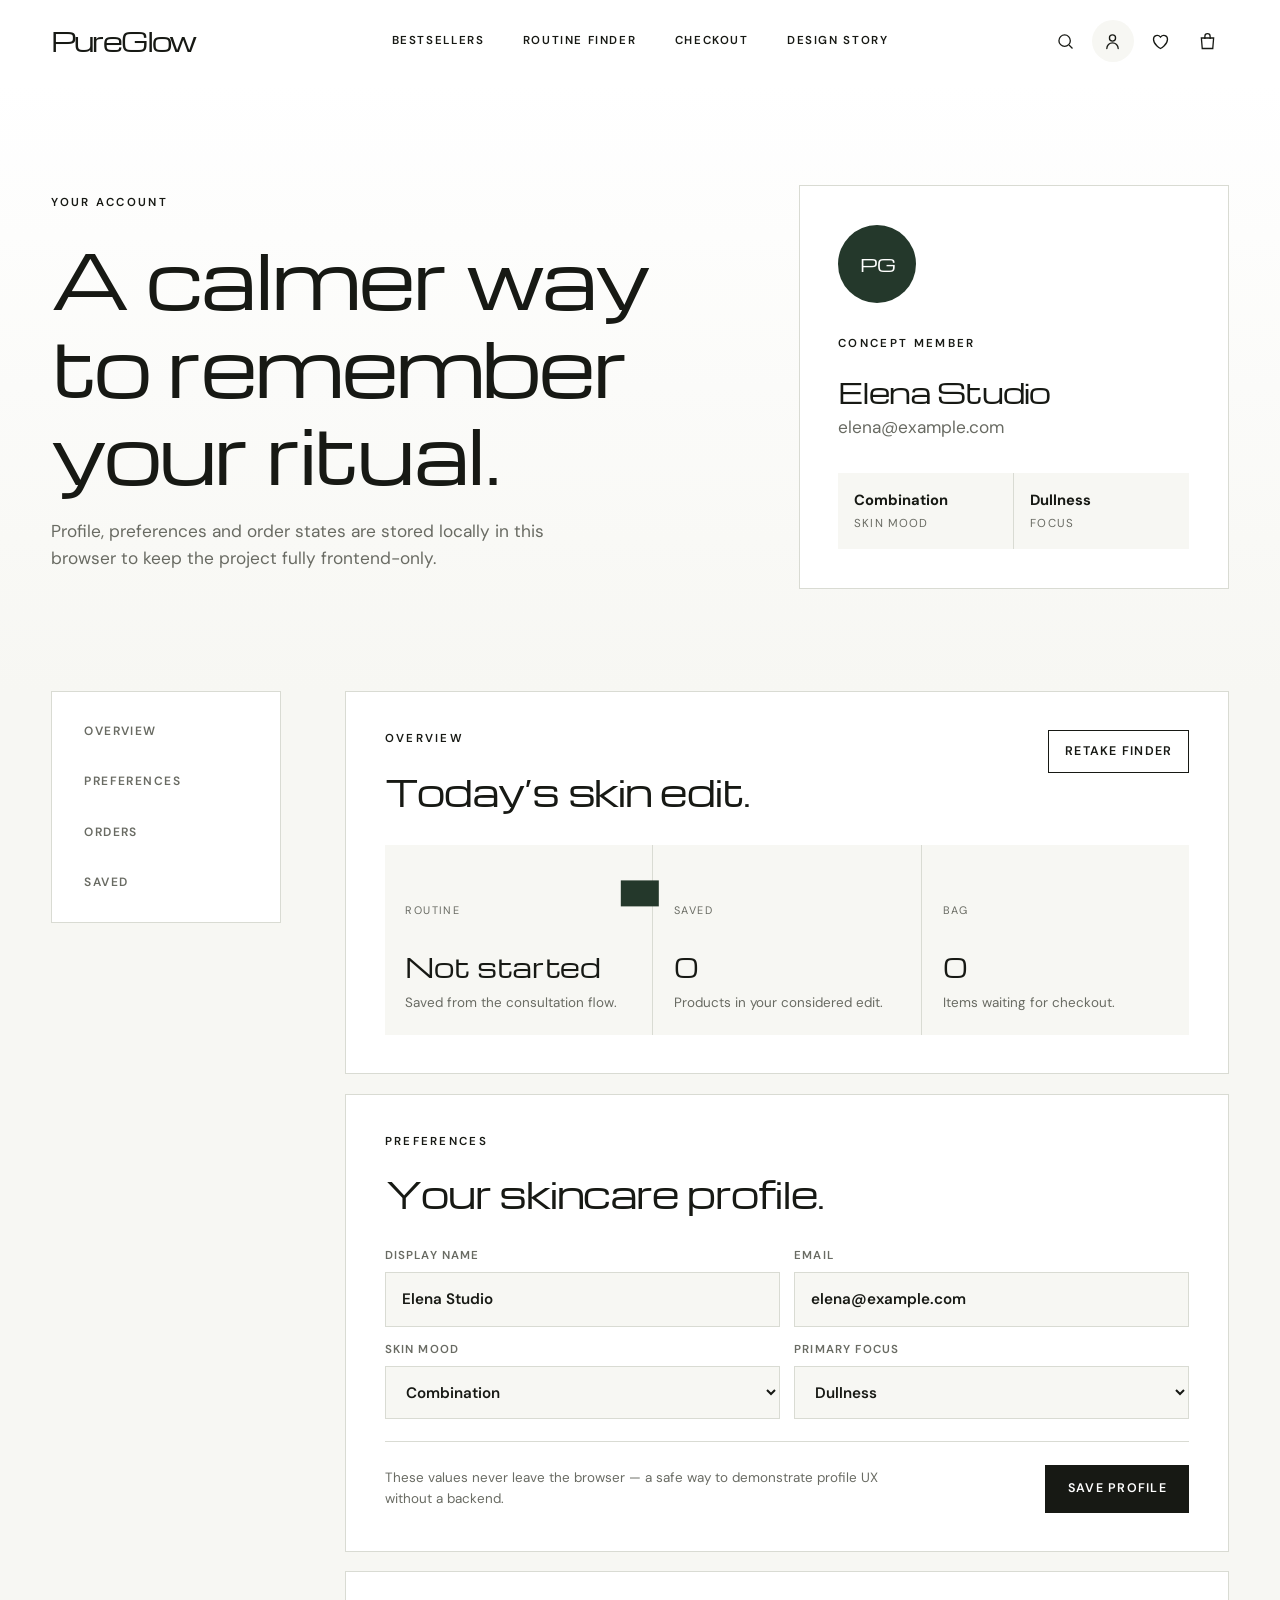
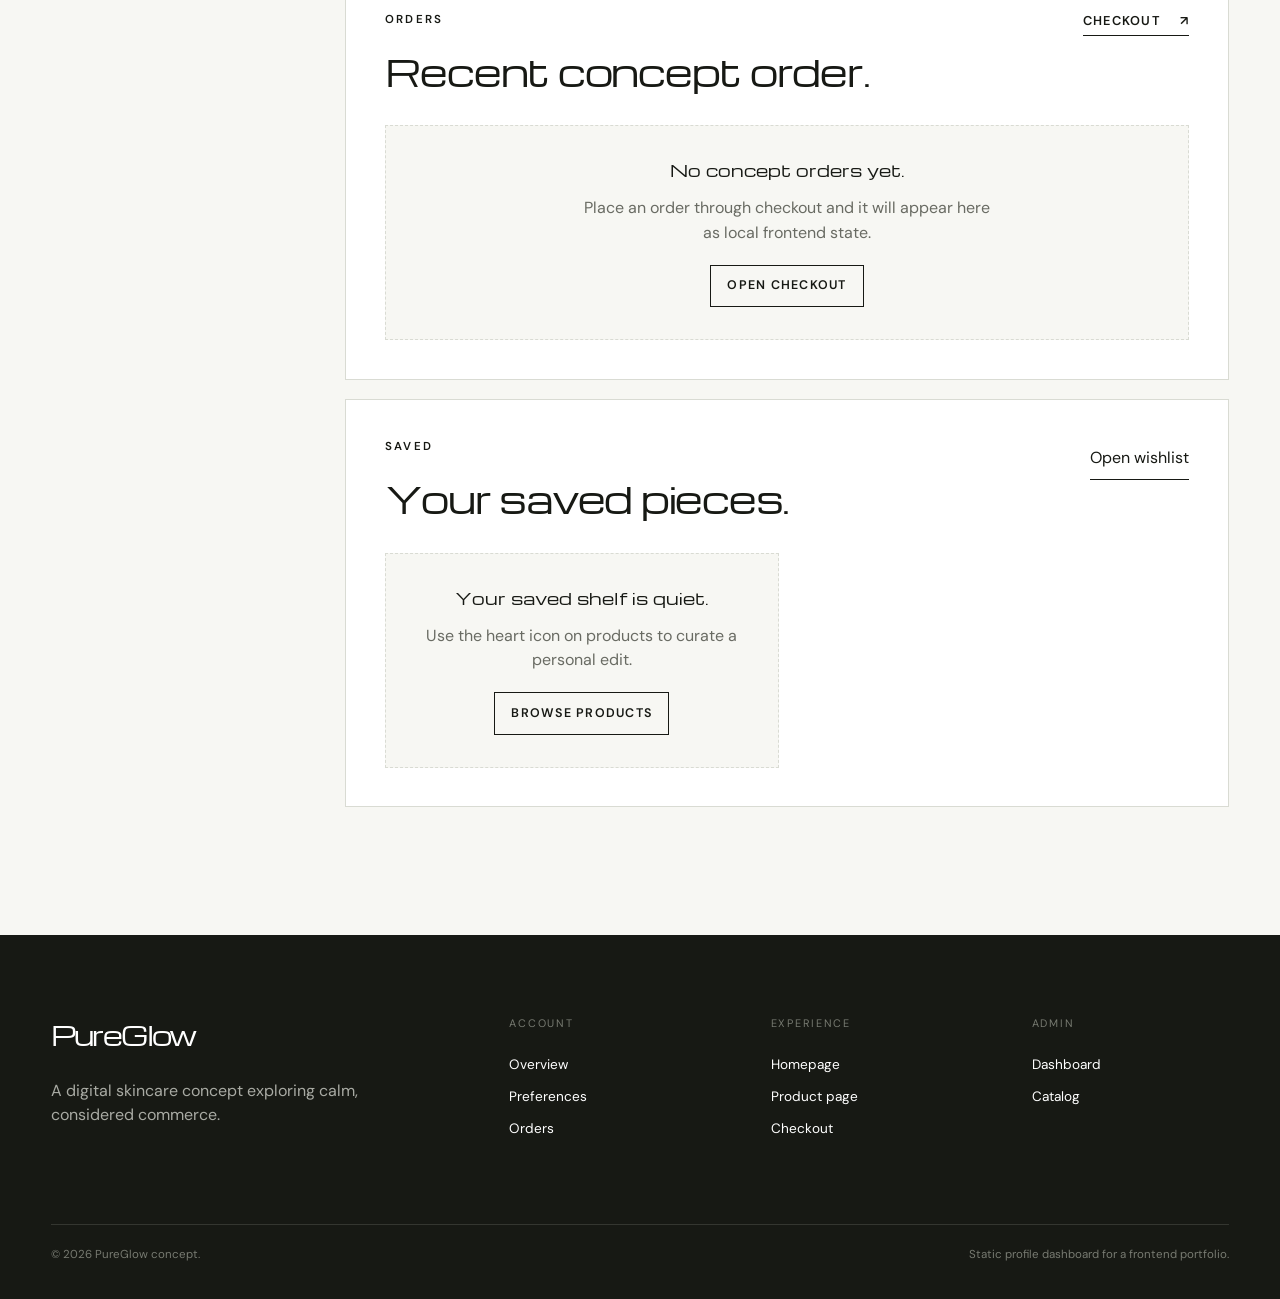
<file: profile.html>
<!doctype html>
<html lang="en">
<head>
  <meta charset="utf-8">
  <meta name="viewport" content="width=device-width, initial-scale=1">
  <meta name="description" content="PureGlow profile — frontend-only account dashboard and skincare preferences.">
  <title>Your Profile — PureGlow</title>
  <link rel="preconnect" href="https://fonts.googleapis.com">
  <link rel="preconnect" href="https://fonts.gstatic.com" crossorigin>
  <link href="https://fonts.googleapis.com/css2?family=DM+Sans:wght@300;400;500;600&family=Michroma&display=swap" rel="stylesheet">
  <link rel="stylesheet" href="./resources/css/style.css">
  <script src="./resources/js/app.js" defer></script>
</head>
<body data-page="profile">
  <a class="skip-link" href="#main">Skip to content</a>

  <header class="site-header">
    <nav class="nav shell" aria-label="Primary navigation">
      <a class="wordmark" href="./index.html">PureGlow</a>
      <div class="nav__links">
        <a href="./index.html#bestsellers">Bestsellers</a>
        <a href="./index.html#routine">Routine finder</a>
        <a href="./checkout.html">Checkout</a>
        <a href="./case-study.html">Design story</a>
      </div>
      <div class="nav__actions">
        <button class="icon-button" type="button" data-open-search aria-label="Search"><svg aria-hidden="true"><use href="#icon-search"></use></svg></button>
        <a class="icon-button active" href="./profile.html" aria-label="Profile"><svg aria-hidden="true"><use href="#icon-user"></use></svg></a>
        <button class="icon-button" type="button" data-open-wishlist aria-label="Wishlist"><svg aria-hidden="true"><use href="#icon-heart"></use></svg><span class="count" data-wishlist-count hidden>0</span></button>
        <button class="icon-button" type="button" data-open-cart aria-label="Shopping bag"><svg aria-hidden="true"><use href="#icon-bag"></use></svg><span class="count" data-cart-count hidden>0</span></button>
        <button class="icon-button nav__menu" type="button" data-menu-toggle aria-label="Open menu" aria-expanded="false"><svg aria-hidden="true"><use href="#icon-menu"></use></svg></button>
      </div>
    </nav>
  </header>

  <main id="main">
    <section class="profile-hero">
      <div class="shell profile-hero__grid">
        <div class="reveal">
          <p class="eyebrow">Your account</p>
          <h1>A calmer way to remember your ritual.</h1>
          <p>Profile, preferences and order states are stored locally in this browser to keep the project fully frontend-only.</p>
        </div>
        <aside class="profile-card reveal" aria-label="Profile summary">
          <div class="profile-avatar">PG</div>
          <p class="eyebrow">Concept member</p>
          <h2 data-profile-name>Elena Studio</h2>
          <p data-profile-email>elena@example.com</p>
          <div class="profile-card__meta">
            <span><b data-profile-skin>Combination</b> Skin mood</span>
            <span><b data-profile-concern>Dullness</b> Focus</span>
          </div>
        </aside>
      </div>
    </section>

    <section class="profile-dashboard shell">
      <aside class="profile-nav reveal" aria-label="Profile sections">
        <a href="#overview">Overview</a>
        <a href="#preferences">Preferences</a>
        <a href="#orders">Orders</a>
        <a href="#saved">Saved</a>
      </aside>

      <div class="profile-content">
        <section class="profile-panel reveal" id="overview">
          <div class="profile-panel__heading">
            <div><p class="eyebrow">Overview</p><h2>Today’s skin edit.</h2></div>
            <a class="button button--outline button--small" href="./index.html#routine">Retake finder</a>
          </div>
          <div class="profile-metrics">
            <article><span>Routine</span><strong data-profile-routine>Not started</strong><p>Saved from the consultation flow.</p></article>
            <article><span>Saved</span><strong data-profile-saved-count>0</strong><p>Products in your considered edit.</p></article>
            <article><span>Bag</span><strong data-profile-bag-count>0</strong><p>Items waiting for checkout.</p></article>
          </div>
        </section>

        <section class="profile-panel reveal" id="preferences">
          <div class="profile-panel__heading">
            <div><p class="eyebrow">Preferences</p><h2>Your skincare profile.</h2></div>
          </div>
          <form class="profile-form" data-profile-form>
            <div class="field-grid">
              <label class="field">Display name
                <input type="text" name="name" value="Elena Studio" required>
              </label>
              <label class="field">Email
                <input type="email" name="email" value="elena@example.com" required>
              </label>
              <label class="field">Skin mood
                <select name="skin">
                  <option>Balanced</option>
                  <option selected>Combination</option>
                  <option>Dry</option>
                  <option>Sensitive</option>
                </select>
              </label>
              <label class="field">Primary focus
                <select name="concern">
                  <option selected>Dullness</option>
                  <option>Dryness</option>
                  <option>Sensitivity</option>
                  <option>Texture</option>
                </select>
              </label>
            </div>
            <div class="profile-form__footer">
              <p>These values never leave the browser — a safe way to demonstrate profile UX without a backend.</p>
              <button class="button button--dark" type="submit">Save profile</button>
            </div>
          </form>
        </section>

        <section class="profile-panel reveal" id="orders">
          <div class="profile-panel__heading">
            <div><p class="eyebrow">Orders</p><h2>Recent concept order.</h2></div>
            <a class="text-link" href="./checkout.html">Checkout <span>↗</span></a>
          </div>
          <div data-profile-order></div>
        </section>

        <section class="profile-panel reveal" id="saved">
          <div class="profile-panel__heading">
            <div><p class="eyebrow">Saved</p><h2>Your saved pieces.</h2></div>
            <button class="text-button" type="button" data-open-wishlist>Open wishlist</button>
          </div>
          <div class="profile-saved-grid" data-profile-saved></div>
        </section>
      </div>
    </section>
  </main>

  <footer class="site-footer">
    <div class="shell footer__grid">
      <div><a class="wordmark wordmark--light" href="./index.html">PureGlow</a><p>A digital skincare concept exploring calm, considered commerce.</p></div>
      <div><p class="footer__label">Account</p><a href="#overview">Overview</a><a href="#preferences">Preferences</a><a href="#orders">Orders</a></div>
      <div><p class="footer__label">Experience</p><a href="./index.html">Homepage</a><a href="./product.html">Product page</a><a href="./checkout.html">Checkout</a></div>
      <div><p class="footer__label">Admin</p><a href="./admin-dashboard.html">Dashboard</a><a href="./admin-catalog.html">Catalog</a></div>
    </div>
    <div class="shell footer__bottom"><p>© 2026 PureGlow concept.</p><p>Static profile dashboard for a frontend portfolio.</p></div>
  </footer>

  <div class="overlay" data-overlay hidden></div>
  <aside class="drawer" data-cart-drawer aria-hidden="true" aria-labelledby="cart-title"><div class="drawer__header"><h2 id="cart-title">Your bag <span data-cart-total-count>(0)</span></h2><button type="button" data-close-drawer aria-label="Close bag">×</button></div><div class="drawer__body" data-cart-items></div><div class="drawer__footer" data-cart-footer hidden><div><span>Subtotal</span><strong data-cart-subtotal>$0</strong></div><a class="button button--dark" href="./checkout.html">Checkout</a><p>Frontend demo — no payment will be collected.</p></div></aside>
  <aside class="drawer" data-wishlist-drawer aria-hidden="true" aria-labelledby="wishlist-title"><div class="drawer__header"><h2 id="wishlist-title">Saved pieces</h2><button type="button" data-close-drawer aria-label="Close wishlist">×</button></div><div class="drawer__body" data-wishlist-items></div></aside>
  <div class="search-panel" data-search-panel hidden><div class="search-panel__header shell"><span class="wordmark">PureGlow</span><button type="button" data-close-search aria-label="Close search">×</button></div><div class="search-panel__content shell"><p class="eyebrow">Search the collection</p><label class="sr-only" for="site-search">Search products</label><input id="site-search" type="search" placeholder="Try “serum” or “dryness”" data-search-input><div class="search-results" data-search-results></div></div></div>
  <div class="toast" role="status" aria-live="polite" data-toast></div>

  <svg class="svg-sprite" aria-hidden="true">
    <symbol id="icon-search" viewBox="0 0 24 24"><circle cx="11" cy="11" r="6.5" fill="none" stroke="currentColor" stroke-width="1.5"/><path d="m16 16 4 4" fill="none" stroke="currentColor" stroke-width="1.5"/></symbol>
    <symbol id="icon-user" viewBox="0 0 24 24"><circle cx="12" cy="8" r="3.5" fill="none" stroke="currentColor" stroke-width="1.5"/><path d="M5.5 20a6.5 6.5 0 0 1 13 0" fill="none" stroke="currentColor" stroke-width="1.5" stroke-linecap="round"/></symbol>
    <symbol id="icon-heart" viewBox="0 0 24 24"><path d="M12 20S4 15.6 4 9.4C4 5.2 9 3.5 12 7c3-3.5 8-1.8 8 2.4C20 15.6 12 20 12 20Z" fill="none" stroke="currentColor" stroke-width="1.5"/></symbol>
    <symbol id="icon-bag" viewBox="0 0 24 24"><path d="M5 8h14l-1 12H6L5 8Z" fill="none" stroke="currentColor" stroke-width="1.5"/><path d="M9 9V6a3 3 0 0 1 6 0v3" fill="none" stroke="currentColor" stroke-width="1.5"/></symbol>
    <symbol id="icon-menu" viewBox="0 0 24 24"><path d="M4 8h16M4 16h16" stroke="currentColor" stroke-width="1.5"/></symbol>
  </svg>
</body>
</html>
</file>
<file: resources/css/style.css>
:root {
  --ink: #171914;
  --muted: #696b63;
  --paper: #f7f7f3;
  --white: #fff;
  --sage: #dce2d6;
  --forest: #24382b;
  --sand: #c7b794;
  --line: #d9dbd3;
  --shell: min(92vw, 1380px);
  --space: clamp(5rem, 10vw, 10rem);
  --display: "Michroma", sans-serif;
  --body: "DM Sans", sans-serif;
}

* { box-sizing: border-box; }
[hidden] { display: none !important; }
html { scroll-behavior: smooth; }
body { margin: 0; color: var(--ink); background: var(--white); font-family: var(--body); font-size: 16px; line-height: 1.55; -webkit-font-smoothing: antialiased; }
body.locked { overflow: hidden; }
img { display: block; width: 100%; }
a { color: inherit; text-decoration: none; }
button, input, select { font: inherit; }
button { color: inherit; }
h1, h2, h3, p { margin-top: 0; }
h1, h2 { font-family: var(--display); font-weight: 400; letter-spacing: -.035em; line-height: 1.18; }
h2 { font-size: clamp(2rem, 4.2vw, 4.5rem); }
h3 { line-height: 1.25; }
.shell { width: var(--shell); margin-inline: auto; }
.section { padding-block: var(--space); }
.eyebrow { margin-bottom: 1.4rem; font-size: .72rem; font-weight: 600; letter-spacing: .2em; text-transform: uppercase; }
.fine-print { font-size: .72rem !important; color: var(--muted); }
.sr-only { position: absolute; width: 1px; height: 1px; padding: 0; margin: -1px; overflow: hidden; clip: rect(0,0,0,0); white-space: nowrap; border: 0; }
.svg-sprite { position: absolute; width: 0; height: 0; overflow: hidden; }
.skip-link { position: fixed; top: .75rem; left: .75rem; z-index: 100; transform: translateY(-200%); padding: .75rem 1rem; background: var(--ink); color: white; }
.skip-link:focus { transform: none; }
:focus-visible { outline: 2px solid #5d795f; outline-offset: 4px; }

.announcement { position: relative; z-index: 31; min-height: 34px; display: grid; place-items: center; padding: .4rem 3rem; background: var(--paper); border-bottom: 1px solid var(--line); font-size: .72rem; letter-spacing: .08em; text-align: center; }
.announcement p { margin: 0; }
.announcement__close { position: absolute; right: 1rem; border: 0; background: none; cursor: pointer; font-size: 1.2rem; }
.site-header { position: sticky; top: 0; z-index: 30; background: rgba(255,255,255,.94); border-bottom: 1px solid transparent; backdrop-filter: blur(16px); transition: border-color .25s; }
.site-header.scrolled { border-color: var(--line); }
.nav { height: 82px; display: grid; grid-template-columns: 1fr auto 1fr; align-items: center; }
.wordmark { font-family: var(--display); font-size: clamp(1.25rem, 2vw, 1.8rem); letter-spacing: -.08em; }
.nav__links { display: flex; gap: clamp(1.2rem, 3vw, 3rem); font-size: .72rem; font-weight: 600; letter-spacing: .14em; text-transform: uppercase; }
.nav__links a { position: relative; }
.nav__links a::after { content: ""; position: absolute; left: 0; right: 100%; bottom: -.5rem; height: 1px; background: currentColor; transition: right .25s; }
.nav__links a:hover::after { right: 0; }
.nav__actions { display: flex; justify-content: flex-end; gap: .35rem; }
.icon-button { position: relative; width: 42px; height: 42px; display: grid; place-items: center; border: 0; background: transparent; cursor: pointer; border-radius: 50%; }
.icon-button:hover, .icon-button.active { background: var(--paper); }
.icon-button svg, .heart-button svg, .save-button svg { width: 21px; height: 21px; }
.count { position: absolute; top: 2px; right: 1px; min-width: 18px; height: 18px; padding: 0 4px; display: grid; place-items: center; border-radius: 20px; color: white; background: var(--forest); font-size: .65rem; }
.nav__menu { display: none; }

.hero { position: relative; min-height: calc(100vh - 116px); max-height: 880px; overflow: hidden; background: #dedbcb; }
.hero__media, .hero__media img { position: absolute; inset: 0; height: 100%; }
.hero__media img { object-fit: cover; }
.hero::after { content: ""; position: absolute; inset: 0; background: linear-gradient(90deg, rgba(20,24,17,.68) 0%, rgba(20,24,17,.34) 36%, transparent 68%); }
.hero__content { position: relative; z-index: 2; width: min(720px, 75%); padding: clamp(5rem, 12vh, 8rem) clamp(1.5rem, 5vw, 5.5rem); color: white; }
.hero h1 { margin-bottom: 1.5rem; font-size: clamp(2.7rem, 6vw, 6.4rem); }
.hero__content > p:not(.eyebrow) { max-width: 420px; margin-bottom: 2.2rem; font-size: 1.08rem; }
.hero__caption { position: absolute; z-index: 2; right: 2rem; bottom: 1.5rem; color: white; font-size: .7rem; letter-spacing: .14em; text-transform: uppercase; }
.button { min-height: 48px; display: inline-flex; justify-content: center; align-items: center; padding: .8rem 1.35rem; border: 1px solid transparent; cursor: pointer; font-size: .78rem; font-weight: 600; letter-spacing: .1em; text-transform: uppercase; transition: color .25s, background .25s, border-color .25s; }
.button--light { border-color: rgba(255,255,255,.65); color: white; }
.button--light:hover { color: var(--ink); background: white; }
.button--dark { color: white; background: var(--ink); }
.button--dark:hover { background: var(--forest); }
.button--outline { border-color: var(--ink); background: transparent; }
.button--outline:hover { color: white; background: var(--ink); }
.button--small { min-height: 42px; padding: .65rem 1rem; }
.button:disabled { cursor: not-allowed; opacity: .45; }
.text-link { display: inline-flex; align-items: center; gap: 1.2rem; padding-bottom: .3rem; border-bottom: 1px solid; font-size: .8rem; font-weight: 600; letter-spacing: .1em; text-transform: uppercase; }
.text-link span { transition: transform .2s; }
.text-link:hover span { transform: translate(3px,-3px); }

.manifesto { display: grid; grid-template-columns: 1.45fr .55fr; gap: 8vw; align-items: end; }
.manifesto h2 { margin-bottom: 0; }
.manifesto__copy { max-width: 440px; padding-bottom: .5rem; }
.manifesto__copy > p { margin-bottom: 2.5rem; color: var(--muted); font-size: 1.12rem; }
.section-heading { display: flex; justify-content: space-between; align-items: end; gap: 2rem; margin-bottom: 3rem; }
.section-heading h2 { margin-bottom: 0; }
.section-heading > p { max-width: 380px; margin-bottom: .5rem; color: var(--muted); }
.products-section { background: var(--paper); }
.product-grid { display: grid; grid-template-columns: repeat(3, 1fr); gap: clamp(1rem, 2.3vw, 2.5rem); }
.product-card__media { position: relative; display: block; overflow: hidden; aspect-ratio: 4 / 4.7; background: #f2f2ef; }
.product-card__media img { position: absolute; inset: 0; height: 100%; object-fit: cover; transition: opacity .55s, transform .7s; }
.product-card__secondary { opacity: 0; }
.product-card__media:hover .product-card__primary { opacity: 0; transform: scale(1.025); }
.product-card__media:hover .product-card__secondary { opacity: 1; transform: scale(1.025); }
.badge { position: absolute; z-index: 2; top: 1rem; left: 1rem; padding: .35rem .55rem; background: rgba(255,255,255,.85); font-size: .65rem; letter-spacing: .12em; text-transform: uppercase; }
.product-card__meta { min-height: 124px; display: flex; justify-content: space-between; gap: 1rem; padding-block: 1.35rem 1rem; border-bottom: 1px solid var(--line); }
.product-card__type { margin-bottom: .45rem; color: var(--muted); font-size: .67rem; letter-spacing: .14em; text-transform: uppercase; }
.product-card h3 { margin-bottom: .35rem; font-size: 1rem; font-weight: 600; }
.product-card__meta div > p:last-child { max-width: 270px; margin-bottom: 0; color: var(--muted); font-size: .88rem; }
.product-card__price { flex: none; margin: 0; font-size: .9rem; }
.product-card__actions { display: flex; gap: .6rem; padding-top: 1rem; }
.product-card__actions .button { flex: 1; }
.heart-button { width: 44px; flex: none; border: 1px solid var(--line); background: transparent; cursor: pointer; }
.heart-button.active svg, .save-button.active svg { fill: var(--forest); color: var(--forest); }

.editorial { display: grid; grid-template-columns: 1.15fr .85fr; gap: clamp(3rem, 8vw, 9rem); align-items: center; }
.editorial__image img { height: min(75vw, 780px); object-fit: cover; }
.editorial__content { max-width: 520px; }
.editorial__content > p:not(.eyebrow) { margin-bottom: 2.5rem; color: var(--muted); font-size: 1.05rem; }
.editorial__facts { margin: 0 0 2.5rem; }
.editorial__facts div { display: grid; grid-template-columns: 55px 1fr; padding: 1rem 0; border-top: 1px solid var(--line); }
.editorial__facts dt { color: var(--muted); font-size: .72rem; }
.editorial__facts dd { margin: 0; }

.concerns { color: white; background: var(--forest); }
.concern-grid { display: grid; grid-template-columns: repeat(4, 1fr); }
.concern-card { position: relative; min-height: 310px; display: flex; flex-direction: column; justify-content: flex-end; padding: 1.8rem; border: 1px solid rgba(255,255,255,.2); transition: color .3s, background .3s; }
.concern-card + .concern-card { border-left: 0; }
.concern-card > span { position: absolute; top: 1.5rem; left: 1.8rem; font-size: .68rem; opacity: .6; }
.concern-card h3 { margin-bottom: .2rem; font-family: var(--display); font-size: 1.25rem; font-weight: 400; }
.concern-card p { margin: 0; opacity: .65; font-size: .85rem; }
.concern-card b { position: absolute; right: 1.8rem; bottom: 1.9rem; font-weight: 400; }
.concern-card:hover { color: var(--ink); background: var(--sage); }

.routine { display: grid; grid-template-columns: .75fr 1.25fr; gap: 8vw; align-items: start; }
.routine__intro { position: sticky; top: 130px; }
.routine__intro > p:not(.eyebrow) { max-width: 420px; color: var(--muted); }
.routine__progress { display: flex; gap: .5rem; margin-top: 2rem; }
.routine__progress span { width: 36px; height: 2px; background: var(--line); }
.routine__progress span.active { background: var(--forest); }
.routine__panel { min-height: 510px; padding: clamp(2rem, 5vw, 5rem); background: var(--paper); }
.step-label { color: var(--muted); font-size: .68rem; letter-spacing: .15em; text-transform: uppercase; }
.routine-step h3 { max-width: 570px; margin: 2.3rem 0 3rem; font-family: var(--display); font-size: clamp(1.35rem, 2.5vw, 2.4rem); font-weight: 400; }
.option-grid { display: grid; grid-template-columns: 1fr 1fr; }
.option-grid button { min-height: 88px; padding: 1rem; border: 1px solid var(--line); background: white; cursor: pointer; text-align: left; }
.option-grid button:nth-child(even) { border-left: 0; }
.option-grid button:nth-child(n+3) { border-top: 0; }
.option-grid button:hover { color: white; background: var(--forest); }
.routine-result__products { margin-bottom: 2rem; }
.routine-result__products div { display: grid; grid-template-columns: 100px 1fr 1fr; gap: 1rem; padding: 1.2rem 0; border-top: 1px solid var(--line); }
.routine-result__products span { color: var(--muted); font-size: .68rem; letter-spacing: .1em; }
.routine-result__products p { margin: 0; color: var(--muted); font-size: .85rem; }
.routine-result__actions { display: flex; align-items: center; gap: 1.5rem; }
.text-button { padding: .5rem 0; border: 0; border-bottom: 1px solid; background: transparent; cursor: pointer; }

.ingredient { display: grid; grid-template-columns: 1fr 1fr; padding: 0; background: var(--sage); }
.ingredient__image img { height: 100%; min-height: 720px; object-fit: cover; }
.ingredient__content { display: flex; flex-direction: column; justify-content: center; padding: clamp(3rem, 8vw, 8rem); }
.ingredient__content > p:not(.eyebrow,.fine-print) { max-width: 520px; color: #4f564e; font-size: 1.05rem; }
.ingredient__metrics { display: flex; gap: 4rem; margin: 2.5rem 0; }
.ingredient__metrics div { display: flex; flex-direction: column; }
.ingredient__metrics strong { font-family: var(--display); font-size: 2.5rem; font-weight: 400; }
.ingredient__metrics span { color: var(--muted); font-size: .72rem; letter-spacing: .1em; text-transform: uppercase; }
.values { display: grid; grid-template-columns: repeat(3,1fr); gap: 1px; padding-top: calc(var(--space) * .7); padding-bottom: calc(var(--space) * .7); background: var(--line); }
.values article { padding: 2rem; background: white; text-align: center; }
.values img { width: 48px; height: 48px; margin: 0 auto 1.5rem; }
.values h3 { margin-bottom: .25rem; font-size: .9rem; letter-spacing: .08em; text-transform: uppercase; }
.values p { margin: 0; color: var(--muted); font-size: .85rem; }

.journal { border-top: 1px solid var(--line); }
.journal-grid { display: grid; grid-template-columns: 1.35fr .65fr; gap: 2rem; }
.journal-card img { aspect-ratio: 4 / 3; object-fit: cover; }
.journal-card--large img { aspect-ratio: 16 / 10; }
.journal-card div { padding: 1.5rem 0; }
.journal-card h3 { max-width: 610px; margin-bottom: 1rem; font-family: var(--display); font-size: clamp(1.1rem, 2vw, 1.8rem); font-weight: 400; }
.journal-card a { border-bottom: 1px solid; font-size: .8rem; }
.newsletter { padding: 5rem 0; background: var(--sand); }
.newsletter__inner { display: grid; grid-template-columns: 1fr 1fr; gap: 4rem; align-items: end; }
.newsletter h2 { max-width: 650px; margin: 0; font-size: clamp(1.6rem, 3vw, 3rem); }
.newsletter form { display: flex; border-bottom: 1px solid var(--ink); }
.newsletter input { flex: 1; min-width: 0; padding: 1rem 0; border: 0; background: transparent; outline: 0; }
.newsletter button { border: 0; background: transparent; cursor: pointer; font-size: .75rem; letter-spacing: .08em; text-transform: uppercase; }
.newsletter button span { margin-left: 1rem; }
.site-footer { padding: 5rem 0 1.5rem; color: white; background: var(--ink); }
.footer__grid { display: grid; grid-template-columns: 2fr repeat(3,1fr); gap: 4rem; }
.wordmark--light { display: inline-block; margin-bottom: 1.5rem; }
.footer__grid > div:first-child p { max-width: 330px; color: #a9aba4; }
.footer__label { color: #777a71; font-size: .68rem; letter-spacing: .16em; text-transform: uppercase; }
.footer__grid > div:not(:first-child) { display: flex; flex-direction: column; align-items: flex-start; gap: .7rem; font-size: .85rem; }
.footer__grid a:hover { color: var(--sand); }
.footer-demo-button { display: inline-flex; align-items: center; justify-content: center; min-height: 42px; margin-top: .7rem; padding: .65rem 1rem; border: 1px solid #777a71; color: white; font-size: .68rem; font-weight: 600; letter-spacing: .12em; text-transform: uppercase; }
.footer-demo-button:hover { border-color: var(--sand); color: var(--ink) !important; background: var(--sand); }
.footer__bottom { display: flex; justify-content: space-between; margin-top: 5rem; padding-top: 1.3rem; border-top: 1px solid #343630; color: #777a71; font-size: .72rem; }

.overlay { position: fixed; z-index: 60; inset: 0; background: rgba(13,15,11,.42); backdrop-filter: blur(3px); }
.drawer { position: fixed; z-index: 70; top: 0; right: 0; width: min(480px, 100%); height: 100dvh; display: flex; flex-direction: column; background: white; transform: translateX(102%); transition: transform .35s ease; }
.drawer.open { transform: none; }
.drawer__header { min-height: 86px; display: flex; justify-content: space-between; align-items: center; padding: 1.5rem 2rem; border-bottom: 1px solid var(--line); }
.drawer__header h2 { margin: 0; font-family: var(--body); font-size: 1.1rem; letter-spacing: 0; }
.drawer__header button, .search-panel__header button { border: 0; background: none; cursor: pointer; font-size: 1.8rem; }
.drawer__body { flex: 1; overflow: auto; padding: 2rem; }
.empty-state { height: 100%; display: grid; place-content: center; text-align: center; color: var(--muted); }
.empty-state b { margin-bottom: .5rem; color: var(--ink); font-family: var(--display); font-weight: 400; }
.drawer-item { display: grid; grid-template-columns: 90px 1fr auto; gap: 1rem; padding-bottom: 1.2rem; margin-bottom: 1.2rem; border-bottom: 1px solid var(--line); }
.drawer-item img { width: 90px; height: 105px; object-fit: cover; background: var(--paper); }
.drawer-item h3 { margin-bottom: .2rem; font-size: .9rem; }
.drawer-item p { color: var(--muted); font-size: .8rem; }
.drawer-item button { align-self: start; border: 0; background: none; cursor: pointer; }
.drawer__footer { padding: 1.5rem 2rem 2rem; border-top: 1px solid var(--line); }
.drawer__footer > div { display: flex; justify-content: space-between; margin-bottom: 1.2rem; }
.drawer__footer .button { width: 100%; }
.drawer__footer p { margin: .8rem 0 0; color: var(--muted); font-size: .72rem; text-align: center; }
.search-panel { position: fixed; z-index: 80; inset: 0; overflow: auto; background: var(--paper); }
.search-panel__header { height: 92px; display: flex; justify-content: space-between; align-items: center; }
.search-panel__content { padding-top: min(13vh, 9rem); }
.search-panel input { width: 100%; padding: 0 0 1.2rem; border: 0; border-bottom: 1px solid var(--ink); background: transparent; outline: 0; font-family: var(--display); font-size: clamp(1.4rem, 4vw, 4rem); }
.search-results { display: grid; grid-template-columns: repeat(3,1fr); gap: 1.5rem; margin-top: 3rem; }
.search-result { display: grid; grid-template-columns: 95px 1fr; gap: 1rem; padding: 1rem; background: white; }
.search-result img { height: 105px; object-fit: cover; }
.search-result p { margin: .35rem 0 0; color: var(--muted); font-size: .8rem; }
.toast { position: fixed; z-index: 100; left: 50%; bottom: 2rem; padding: .8rem 1.2rem; color: white; background: var(--forest); transform: translate(-50%, 150%); transition: transform .3s; font-size: .8rem; }
.toast.show { transform: translate(-50%,0); }

/* Product detail */
.breadcrumbs { display: flex; gap: .7rem; padding-top: 1.5rem; color: var(--muted); font-size: .72rem; }
.product-detail { display: grid; grid-template-columns: 1.18fr .82fr; gap: clamp(3rem, 8vw, 8rem); padding-top: 2rem; padding-bottom: var(--space); }
.product-gallery__main { background: var(--paper); }
.product-gallery__main img { aspect-ratio: 1 / 1.08; object-fit: cover; }
.product-gallery__thumbs { display: grid; grid-template-columns: repeat(3,1fr); gap: .7rem; margin-top: .7rem; }
.product-gallery__thumbs button { padding: 0; border: 1px solid transparent; background: var(--paper); cursor: pointer; }
.product-gallery__thumbs button.active { border-color: var(--ink); }
.product-gallery__thumbs img { aspect-ratio: 1; object-fit: cover; }
.product-info { position: sticky; top: 120px; align-self: start; padding-top: 2rem; }
.product-info__title { display: flex; justify-content: space-between; gap: 2rem; align-items: start; }
.product-info h1 { font-size: clamp(2.2rem, 4.5vw, 4.7rem); }
.product-info__title > p { font-size: 1.1rem; }
.product-info__lead { max-width: 580px; color: var(--muted); font-size: 1.05rem; }
.rating { display: flex; gap: 1rem; margin: 1.5rem 0; font-size: .78rem; }
.rating span { letter-spacing: .16em; }
.rating a { border-bottom: 1px solid; }
.skin-tags { display: flex; flex-wrap: wrap; gap: .5rem; margin-bottom: 2rem; }
.skin-tags span { padding: .4rem .7rem; border: 1px solid var(--line); border-radius: 30px; color: var(--muted); font-size: .72rem; }
.purchase-row { display: grid; grid-template-columns: 120px 1fr; gap: .7rem; }
.quantity { display: grid; grid-template-columns: repeat(3,1fr); border: 1px solid var(--line); }
.quantity button { border: 0; background: white; cursor: pointer; font-size: 1.1rem; }
.quantity output { display: grid; place-items: center; }
.save-button { width: 100%; display: flex; justify-content: center; align-items: center; gap: .7rem; margin-top: .7rem; padding: .75rem; border: 1px solid var(--line); background: white; cursor: pointer; font-size: .78rem; }
.delivery-note { margin: 1.3rem 0 2rem; color: var(--muted); font-size: .78rem; }
.delivery-note span { margin-right: .45rem; color: #6b8e67; font-size: .6rem; }
.accordions { border-top: 1px solid var(--line); }
.accordions details { border-bottom: 1px solid var(--line); }
.accordions summary { display: flex; justify-content: space-between; padding: 1.2rem 0; cursor: pointer; font-size: .85rem; font-weight: 600; list-style: none; }
.accordions summary::-webkit-details-marker { display: none; }
.accordions details[open] summary span { transform: rotate(45deg); }
.accordions details > div { padding: 0 0 1.2rem; color: var(--muted); font-size: .9rem; }
.product-story { display: grid; grid-template-columns: .75fr 1.25fr; gap: 7vw; align-items: center; border-top: 1px solid var(--line); }
.product-story__copy p:not(.eyebrow) { max-width: 450px; color: var(--muted); }
.product-story__image img { max-height: 680px; object-fit: cover; }
.formula { background: var(--forest); color: white; }
.formula-grid { display: grid; grid-template-columns: repeat(3,1fr); }
.formula-grid article { min-height: 300px; padding: 2rem; border: 1px solid rgba(255,255,255,.18); }
.formula-grid article + article { border-left: 0; }
.formula-grid span { opacity: .5; font-size: .72rem; }
.formula-grid h3 { margin-top: 7rem; font-family: var(--display); font-weight: 400; }
.formula-grid p { max-width: 300px; margin: 0; opacity: .65; }
.reviews { display: grid; grid-template-columns: .4fr .6fr; gap: 8vw; }
.reviews__score { display: flex; flex-direction: column; align-items: flex-start; }
.reviews__score strong { font-family: var(--display); font-size: 5rem; font-weight: 400; }
.reviews__score span { letter-spacing: .2em; }
.reviews__score > p:last-child { color: var(--muted); font-size: .8rem; }
.reviews__list blockquote { margin: 0; padding: 2rem 0; border-top: 1px solid var(--line); }
.reviews__list blockquote p { font-family: var(--display); font-size: clamp(1.1rem, 2vw, 1.7rem); }
.reviews__list footer { display: flex; justify-content: space-between; color: var(--muted); font-size: .75rem; }
.recommendations { background: var(--paper); }
.product-grid--two { grid-template-columns: repeat(2, minmax(0, 440px)); }
.mobile-buy { display: none; }

/* Checkout */
body[data-page="checkout"] { background: var(--paper); }
.checkout-header { border-bottom-color: var(--line); }
.checkout-steps { display: flex; justify-content: center; gap: .75rem; color: var(--muted); font-size: .68rem; font-weight: 600; letter-spacing: .14em; text-transform: uppercase; }
.checkout-steps span { display: inline-flex; align-items: center; gap: .75rem; }
.checkout-steps span:not(:last-child)::after { content: ""; width: 36px; height: 1px; background: var(--line); }
.checkout-steps .active { color: var(--ink); }
.checkout-back { border-bottom: 0; font-size: .68rem; }
.checkout-hero { padding: clamp(3rem, 6vw, 5.4rem) 0 clamp(1.4rem, 3vw, 2.8rem); background: linear-gradient(180deg, white 0%, var(--paper) 100%); }
.checkout-hero__inner { max-width: 780px; }
.checkout-hero h1 { margin-bottom: 1rem; font-size: clamp(2.5rem, 5vw, 4.8rem); }
.checkout-hero p:not(.eyebrow) { max-width: 620px; color: var(--muted); font-size: 1.08rem; }
.checkout { display: grid; grid-template-columns: minmax(0, 1fr) minmax(360px, 470px); gap: clamp(2rem, 5vw, 5rem); padding-bottom: var(--space); }
.checkout-form { display: grid; gap: 1rem; }
.checkout-card, .order-summary__sticky, .confirmation__card { border: 1px solid var(--line); background: white; }
.checkout-card { padding: clamp(1.4rem, 3vw, 2.4rem); }
.checkout-card__heading { display: flex; justify-content: space-between; align-items: start; gap: 2rem; margin-bottom: 1.6rem; }
.checkout-card__heading h2, .order-summary__header h2 { margin: 0; font-family: var(--display); font-size: clamp(1.25rem, 2.2vw, 2rem); font-weight: 400; }
.checkout-card__heading .eyebrow, .order-summary__header .eyebrow { margin-bottom: .45rem; }
.checkout-card__heading > span { padding: .32rem .55rem; border: 1px solid var(--line); border-radius: 999px; color: var(--muted); font-size: .68rem; letter-spacing: .12em; text-transform: uppercase; }
.express-options { display: grid; grid-template-columns: repeat(3,1fr); gap: .7rem; }
.express-options button { min-height: 50px; border: 1px solid var(--ink); background: var(--ink); color: white; cursor: pointer; font-size: .78rem; font-weight: 600; letter-spacing: .08em; text-transform: uppercase; }
.express-options button:hover { background: var(--forest); border-color: var(--forest); }
.field-grid { display: grid; grid-template-columns: 1fr 1fr; gap: .9rem; }
.field { display: flex; flex-direction: column; gap: .45rem; color: var(--muted); font-size: .72rem; font-weight: 600; letter-spacing: .1em; text-transform: uppercase; }
.field--full { grid-column: 1 / -1; }
.field input, .field select, .field textarea, .promo input { width: 100%; min-height: 52px; padding: .9rem 1rem; border: 1px solid var(--line); border-radius: 0; background: var(--paper); color: var(--ink); outline: 0; font-size: .95rem; letter-spacing: 0; text-transform: none; }
.field textarea { min-height: 130px; resize: vertical; }
.field input:focus, .field select:focus, .field textarea:focus, .promo input:focus { border-color: var(--forest); background: white; }
.field.invalid input { border-color: #9d483d; background: #fff8f6; }
.field__error { display: none; color: #9d483d; font-size: .68rem; font-weight: 500; letter-spacing: .03em; text-transform: none; }
.field.invalid .field__error { display: block; }
.check-field { flex-direction: row; align-items: start; gap: .7rem; color: var(--muted); font-size: .83rem; font-weight: 400; letter-spacing: 0; text-transform: none; }
.check-field input { width: 17px; height: 17px; min-height: 0; margin-top: .12rem; accent-color: var(--forest); }
.delivery-options { display: grid; gap: .7rem; margin-top: 1.4rem; }
.delivery-options label { display: grid; grid-template-columns: auto 1fr auto; gap: .9rem; align-items: center; padding: 1rem; border: 1px solid var(--line); cursor: pointer; background: var(--paper); }
.delivery-options label:has(input:checked) { border-color: var(--forest); background: #fbfcf8; }
.delivery-options input { accent-color: var(--forest); }
.delivery-options span { display: flex; flex-direction: column; }
.delivery-options b { font-size: .9rem; }
.delivery-options small { color: var(--muted); font-size: .78rem; }
.delivery-options strong { font-size: .88rem; }
.payment-methods { display: grid; gap: .75rem; }
.payment-method { display: grid; grid-template-columns: auto auto 1fr auto; gap: .9rem; align-items: center; padding: 1rem; border: 1px solid var(--line); background: var(--paper); cursor: pointer; }
.payment-method:has(input:checked) { border-color: var(--forest); background: #fbfcf8; }
.payment-method input { accent-color: var(--forest); }
.payment-method__icon { width: 44px; height: 32px; display: grid; place-items: center; border: 1px solid var(--line); background: white; color: var(--forest); font-weight: 600; letter-spacing: .08em; }
.payment-method span:not(.payment-method__icon) { display: flex; flex-direction: column; }
.payment-method b { font-size: .9rem; }
.payment-method small { color: var(--muted); font-size: .78rem; }
.payment-method strong { color: var(--muted); font-size: .7rem; letter-spacing: .12em; text-transform: uppercase; }
.new-payment-form { margin-top: .75rem; padding: 1.1rem; border: 1px solid var(--line); background: #fbfcf8; }
.payment-disclaimer { margin: 1rem 0 0; color: var(--muted); font-size: .78rem; }
.checkout-actions { display: flex; justify-content: space-between; gap: 1rem; padding-top: .5rem; }
.order-summary { align-self: start; }
.order-summary__sticky { position: sticky; top: 112px; padding: clamp(1.3rem, 2.4vw, 2rem); }
.order-summary__header { display: flex; justify-content: space-between; align-items: start; gap: 1rem; padding-bottom: 1.2rem; border-bottom: 1px solid var(--line); }
.order-summary__header > span { color: var(--muted); font-size: .75rem; }
.checkout-items { display: grid; gap: 1rem; padding: 1.4rem 0; }
.checkout-item { display: grid; grid-template-columns: 74px 1fr auto; gap: 1rem; align-items: start; }
.checkout-item__image { position: relative; background: var(--paper); }
.checkout-item__image img { width: 74px; height: 86px; object-fit: cover; }
.checkout-item__image span { position: absolute; top: -.5rem; right: -.5rem; width: 24px; height: 24px; display: grid; place-items: center; border-radius: 50%; background: var(--forest); color: white; font-size: .68rem; }
.checkout-item h3 { margin-bottom: .25rem; font-size: .9rem; }
.checkout-item p { margin-bottom: .35rem; color: var(--muted); font-size: .78rem; }
.checkout-item button { padding: 0; border: 0; border-bottom: 1px solid; background: none; color: var(--muted); cursor: pointer; font-size: .72rem; }
.checkout-item strong { font-size: .86rem; }
.checkout-empty { padding: 2rem 1rem; border: 1px dashed var(--line); text-align: center; }
.checkout-empty b { font-family: var(--display); font-weight: 400; }
.checkout-empty p { color: var(--muted); font-size: .84rem; }
.promo { display: grid; grid-template-columns: 1fr auto; gap: .6rem; padding: 1.2rem 0; border-top: 1px solid var(--line); border-bottom: 1px solid var(--line); }
.promo button { padding-inline: 1rem; border: 1px solid var(--ink); background: var(--ink); color: white; cursor: pointer; font-size: .72rem; letter-spacing: .1em; text-transform: uppercase; }
.summary-lines { display: grid; gap: .75rem; padding: 1.2rem 0; border-bottom: 1px solid var(--line); }
.summary-lines div, .summary-total { display: flex; justify-content: space-between; gap: 1rem; }
.summary-lines span { color: var(--muted); font-size: .86rem; }
.summary-lines strong { font-size: .88rem; }
.summary-total { align-items: baseline; padding: 1.1rem 0; }
.summary-total span { font-weight: 600; }
.summary-total strong { font-family: var(--display); font-size: 1.6rem; font-weight: 400; }
.checkout-note { display: grid; grid-template-columns: auto 1fr; gap: .6rem; padding: 1rem; background: var(--sage); }
.checkout-note span { color: var(--forest); font-size: .7rem; }
.checkout-note p { margin: 0; color: #4f564e; font-size: .78rem; }
.confirmation { min-height: 70vh; display: grid; place-items: center; padding: var(--space) 5vw; background: var(--paper); }
.confirmation__card { width: min(720px, 100%); padding: clamp(2rem, 5vw, 4rem); text-align: center; }
.confirmation__card h2 { font-size: clamp(2rem, 4vw, 4rem); }
.confirmation__card > p:not(.eyebrow) { max-width: 470px; margin-inline: auto; color: var(--muted); }
.confirmation__details { display: grid; grid-template-columns: 1fr 1fr; margin: 2rem 0; border: 1px solid var(--line); text-align: left; }
.confirmation__details div { padding: 1rem; }
.confirmation__details div + div { border-left: 1px solid var(--line); }
.confirmation__details span { display: block; color: var(--muted); font-size: .68rem; letter-spacing: .12em; text-transform: uppercase; }
.confirmation__details strong { font-weight: 500; }

/* Profile */
body[data-page="profile"] { background: var(--paper); }
.profile-hero { padding: clamp(4rem, 8vw, 8rem) 0; background: linear-gradient(180deg, white, var(--paper)); }
.profile-hero__grid { display: grid; grid-template-columns: 1fr minmax(320px, 430px); gap: clamp(2rem, 7vw, 7rem); align-items: end; }
.profile-hero h1 { max-width: 850px; margin-bottom: 1.3rem; font-size: clamp(2.5rem, 5.8vw, 6rem); }
.profile-hero p:not(.eyebrow) { max-width: 560px; color: var(--muted); font-size: 1.08rem; }
.profile-card { padding: clamp(1.6rem, 3vw, 2.4rem); border: 1px solid var(--line); background: white; }
.profile-avatar { width: 78px; height: 78px; display: grid; place-items: center; margin-bottom: 2rem; border-radius: 50%; background: var(--forest); color: white; font-family: var(--display); font-size: 1.15rem; letter-spacing: -.08em; }
.profile-card h2 { margin-bottom: .35rem; font-size: clamp(1.4rem, 2.2vw, 2rem); }
.profile-card > p:not(.eyebrow) { margin-bottom: 2rem; color: var(--muted); }
.profile-card__meta { display: grid; grid-template-columns: 1fr 1fr; gap: 1px; background: var(--line); }
.profile-card__meta span { display: flex; flex-direction: column; padding: 1rem; background: var(--paper); color: var(--muted); font-size: .72rem; letter-spacing: .1em; text-transform: uppercase; }
.profile-card__meta b { margin-bottom: .25rem; color: var(--ink); font-size: .92rem; letter-spacing: 0; text-transform: none; }
.profile-dashboard { display: grid; grid-template-columns: 230px minmax(0,1fr); gap: clamp(2rem, 5vw, 5rem); padding-bottom: var(--space); }
.profile-nav { position: sticky; top: 118px; align-self: start; display: grid; gap: .3rem; padding: 1rem; border: 1px solid var(--line); background: white; }
.profile-nav a { padding: .85rem 1rem; color: var(--muted); font-size: .75rem; font-weight: 600; letter-spacing: .12em; text-transform: uppercase; }
.profile-nav a:hover { color: var(--ink); background: var(--paper); }
.profile-content { display: grid; gap: 1.2rem; }
.profile-panel { padding: clamp(1.5rem, 3vw, 2.6rem); border: 1px solid var(--line); background: white; }
.profile-panel__heading { display: flex; justify-content: space-between; align-items: start; gap: 2rem; margin-bottom: 2rem; }
.profile-panel__heading h2 { margin: 0; font-size: clamp(1.45rem, 2.8vw, 2.8rem); }
.profile-metrics { display: grid; grid-template-columns: repeat(3,1fr); gap: 1px; background: var(--line); }
.profile-metrics article { min-height: 190px; display: flex; flex-direction: column; justify-content: flex-end; padding: 1.3rem; background: var(--paper); }
.profile-metrics span, .profile-order span { color: var(--muted); font-size: .68rem; letter-spacing: .13em; text-transform: uppercase; }
.profile-metrics strong { margin: 1.8rem 0 .4rem; font-family: var(--display); font-size: clamp(1.2rem, 2vw, 1.8rem); font-weight: 400; }
.profile-metrics p { margin: 0; color: var(--muted); font-size: .84rem; }
.profile-form__footer { display: flex; justify-content: space-between; align-items: center; gap: 2rem; margin-top: 1.4rem; padding-top: 1.4rem; border-top: 1px solid var(--line); }
.profile-form__footer p { max-width: 520px; margin: 0; color: var(--muted); font-size: .84rem; }
.profile-order { display: grid; grid-template-columns: repeat(4,1fr); gap: 1px; background: var(--line); }
.profile-order div, .profile-order p { padding: 1.2rem; background: var(--paper); }
.profile-order strong { display: block; margin-top: .4rem; font-weight: 500; }
.profile-order p { grid-column: 1 / -1; margin: 0; color: var(--muted); }
.profile-empty { padding: 2rem; border: 1px dashed var(--line); background: var(--paper); text-align: center; }
.profile-empty b { font-family: var(--display); font-weight: 400; }
.profile-empty p { max-width: 420px; margin: .7rem auto 1.2rem; color: var(--muted); }
.profile-saved-grid { display: grid; grid-template-columns: repeat(2,1fr); gap: 1rem; }
.profile-saved-card { display: grid; grid-template-columns: 120px 1fr; gap: 1rem; align-items: start; padding: 1rem; border: 1px solid var(--line); background: var(--paper); }
.profile-saved-card img { height: 140px; object-fit: cover; background: white; }
.profile-saved-card p { margin-bottom: .35rem; color: var(--muted); font-size: .68rem; letter-spacing: .12em; text-transform: uppercase; }
.profile-saved-card h3 { margin-bottom: .4rem; font-size: 1rem; }
.profile-saved-card span { color: var(--muted); font-size: .86rem; }
.profile-saved-card .button { grid-column: 2; justify-self: start; }

/* Admin */
body[data-page="admin"] { background: var(--paper); }
.admin-header { position: fixed; inset: 0 auto 0 0; z-index: 30; width: 280px; border-right: 1px solid var(--line); background: rgba(255,255,255,.94); backdrop-filter: blur(16px); }
.admin-topbar { width: 100%; min-height: 100%; display: flex; flex-direction: column; align-items: stretch; gap: 2rem; padding: 2rem 1.2rem; }
.admin-topbar .wordmark { margin-bottom: 1rem; }
.admin-tabs { display: flex; flex-direction: column; gap: .35rem; padding: .35rem; border: 1px solid var(--line); background: var(--paper); }
.admin-tabs a { padding: .8rem .95rem; color: var(--muted); font-size: .68rem; font-weight: 600; letter-spacing: .12em; text-transform: uppercase; }
.admin-tabs a.active, .admin-tabs a:hover { color: var(--ink); background: white; }
.admin-topbar > .button { margin-top: auto; width: 100%; }
.admin-shell { width: auto; margin-left: 280px; padding: clamp(3rem, 6vw, 6rem) clamp(2rem, 5vw, 5rem) var(--space); }
.admin-hero { display: grid; grid-template-columns: 1fr auto; gap: 2rem; align-items: end; margin-bottom: 2rem; }
.admin-hero h1 { max-width: 840px; margin-bottom: 1rem; font-size: clamp(2.4rem, 5.6vw, 5.8rem); }
.admin-hero p:not(.eyebrow) { max-width: 620px; color: var(--muted); font-size: 1.05rem; }
.admin-hero__aside { display: grid; gap: 1rem; }
.admin-export-actions { display: grid; grid-template-columns: 1fr 1fr; gap: .7rem; }
.admin-status { min-width: 260px; padding: 1.2rem; border: 1px solid var(--line); background: white; }
.admin-status span { color: var(--forest); font-size: .72rem; letter-spacing: .12em; text-transform: uppercase; }
.admin-status b { display: block; margin-top: 1.2rem; font-weight: 500; }
.admin-status small { color: var(--muted); }
.admin-metrics { display: grid; grid-template-columns: repeat(4,1fr); gap: 1px; margin-bottom: 1rem; background: var(--line); }
.admin-metrics article { min-height: 210px; display: flex; flex-direction: column; justify-content: flex-end; padding: 1.4rem; background: white; }
.admin-metrics span { color: var(--muted); font-size: .68rem; letter-spacing: .14em; text-transform: uppercase; }
.admin-metrics strong { margin: 2rem 0 .4rem; font-family: var(--display); font-size: clamp(1.6rem, 3vw, 3rem); font-weight: 400; }
.admin-metrics p { margin: 0; color: var(--muted); font-size: .86rem; }
.admin-grid { display: grid; grid-template-columns: 1.2fr .8fr; gap: 1rem; margin-top: 1rem; }
.admin-panel { padding: clamp(1.4rem, 2.8vw, 2.3rem); border: 1px solid var(--line); background: white; }
.admin-panel--wide { grid-column: span 1; }
.admin-panel__heading { display: flex; justify-content: space-between; gap: 1.5rem; align-items: start; margin-bottom: 2rem; }
.admin-panel__heading h2 { margin: 0; font-size: clamp(1.3rem, 2.4vw, 2.4rem); }
.admin-chart { height: 320px; display: grid; grid-template-columns: repeat(7,1fr); gap: .75rem; align-items: end; padding-top: 2rem; border-top: 1px solid var(--line); }
.admin-chart span { position: relative; min-height: var(--h); display: flex; align-items: flex-end; justify-content: center; background: linear-gradient(180deg, var(--sage), var(--forest)); }
.admin-chart b { position: absolute; bottom: -2rem; color: var(--muted); font-size: .68rem; font-weight: 600; letter-spacing: .1em; text-transform: uppercase; }
.admin-funnel { display: grid; gap: .7rem; }
.admin-funnel div { display: flex; justify-content: space-between; align-items: center; padding: .9rem 0; border-bottom: 1px solid var(--line); }
.admin-funnel span { color: var(--muted); font-size: .78rem; }
.admin-funnel b { font-family: var(--display); font-weight: 400; }
.admin-list { display: grid; gap: 1rem; }
.admin-list div { display: grid; grid-template-columns: 64px 1fr auto; gap: 1rem; align-items: center; }
.admin-list img { width: 64px; height: 74px; object-fit: cover; background: var(--paper); }
.admin-list span { font-size: .9rem; }
.admin-list b { font-size: .86rem; }
.admin-editor { display: grid; grid-template-columns: minmax(0,1fr) 390px; gap: 1rem; margin-bottom: 1rem; }
.admin-preview { align-self: start; position: sticky; top: 112px; }
.admin-preview img { margin-bottom: 1.4rem; aspect-ratio: 1; object-fit: cover; background: var(--paper); }
.admin-preview h2 { margin-bottom: .4rem; font-size: 1.6rem; }
.admin-preview > p:not(.eyebrow) { color: var(--muted); }
.admin-actions { display: flex; justify-content: flex-end; gap: .75rem; margin-top: 1.4rem; padding-top: 1.4rem; border-top: 1px solid var(--line); }
.admin-badge { display: inline-flex; align-items: center; min-height: 28px; padding: .25rem .55rem; border: 1px solid var(--forest); color: var(--forest); background: #fbfcf8; font-size: .65rem; letter-spacing: .12em; text-transform: uppercase; }
.admin-badge--soft { border-color: var(--line); color: var(--muted); background: var(--paper); }
.admin-modules { display: grid; gap: .75rem; }
.admin-modules article { display: grid; grid-template-columns: 70px 1fr 1.5fr auto; gap: 1rem; align-items: center; padding: 1rem; border: 1px solid var(--line); background: var(--paper); }
.admin-modules span { color: var(--muted); font-size: .68rem; letter-spacing: .12em; text-transform: uppercase; }
.admin-modules p { margin: 0; color: var(--muted); font-size: .84rem; }
.admin-modules button, .admin-filters button { border: 0; border-bottom: 1px solid transparent; background: none; cursor: pointer; color: var(--muted); font-size: .72rem; letter-spacing: .1em; text-transform: uppercase; }
.admin-modules button:hover, .admin-filters button:hover, .admin-filters button.active { color: var(--ink); border-color: currentColor; }
.admin-filters { display: flex; gap: 1rem; flex-wrap: wrap; }
.admin-catalog-tools { display: grid; gap: 1rem; justify-items: stretch; }
.admin-catalog-actions { display: flex; align-items: center; justify-content: space-between; gap: 1.2rem; }
.admin-search input { width: 100%; min-height: 44px; padding: .75rem 1rem; border: 1px solid var(--line); background: var(--paper); outline: 0; }
.admin-search input:focus { border-color: var(--forest); background: white; }
.catalog-table { display: grid; border: 1px solid var(--line); }
.catalog-row { display: grid; grid-template-columns: 1.6fr .8fr .7fr .5fr .5fr; gap: 1rem; align-items: center; padding: 1rem; border-top: 1px solid var(--line); }
.catalog-row:first-child { border-top: 0; }
.catalog-row--head { color: var(--muted); background: var(--paper); font-size: .68rem; letter-spacing: .14em; text-transform: uppercase; }
.catalog-row span:first-child { display: flex; align-items: center; gap: .9rem; }
.catalog-row img { width: 54px; height: 62px; object-fit: cover; background: var(--paper); }
.catalog-row a { border-bottom: 1px solid; font-size: .78rem; letter-spacing: .08em; text-transform: uppercase; }
.catalog-empty { margin: 1rem 0 0; padding: 1.5rem; border: 1px dashed var(--line); background: var(--paper); color: var(--muted); text-align: center; }

/* Case study */
.case-hero { padding: clamp(5rem, 10vw, 9rem) 0; background: var(--paper); }
.case-hero__grid { display: grid; grid-template-columns: 1.2fr .8fr; gap: 6vw; align-items: end; }
.case-hero h1 { max-width: 900px; font-size: clamp(2.8rem, 7vw, 7rem); }
.case-hero__meta { display: grid; grid-template-columns: repeat(2,1fr); gap: 1rem; }
.case-hero__meta div { padding-top: 1rem; border-top: 1px solid var(--line); }
.case-hero__meta span { display: block; color: var(--muted); font-size: .68rem; letter-spacing: .12em; text-transform: uppercase; }
.case-cover img { max-height: 800px; object-fit: cover; }
.case-section { display: grid; grid-template-columns: .4fr .6fr; gap: 8vw; }
.case-section__label { font-size: .72rem; letter-spacing: .14em; text-transform: uppercase; }
.case-section__body { max-width: 790px; }
.case-section__body > p { color: var(--muted); font-size: clamp(1.1rem, 2vw, 1.5rem); }
.case-stats { display: grid; grid-template-columns: repeat(3,1fr); margin-top: 3rem; }
.case-stats div { padding: 1.5rem; border: 1px solid var(--line); }
.case-stats div + div { border-left: 0; }
.case-stats strong { display: block; margin-bottom: .4rem; font-family: var(--display); font-size: 2rem; font-weight: 400; }
.case-stats span { color: var(--muted); font-size: .8rem; }
.system-block { padding: var(--space) 0; background: var(--forest); color: white; }
.swatches { display: grid; grid-template-columns: repeat(5,1fr); margin-top: 3rem; }
.swatch { min-height: 230px; display: flex; flex-direction: column; justify-content: flex-end; padding: 1rem; color: var(--ink); }
.swatch span { display: block; font-size: .72rem; }
.type-samples { margin-top: 4rem; }
.type-samples div { display: grid; grid-template-columns: .3fr .7fr; padding: 2rem 0; border-top: 1px solid rgba(255,255,255,.2); }
.type-samples span { opacity: .6; font-size: .72rem; }
.type-samples .display-sample { font-family: var(--display); font-size: clamp(1.5rem, 4vw, 4rem); }
.type-samples .body-sample { font-size: 1.2rem; }
.flow { display: grid; grid-template-columns: repeat(4,1fr); margin-top: 3rem; }
.flow div { position: relative; padding: 2rem 1.5rem; border: 1px solid var(--line); }
.flow div + div { border-left: 0; }
.flow span { color: var(--muted); font-size: .68rem; }
.flow h3 { margin: 3rem 0 .5rem; font-family: var(--display); font-weight: 400; }
.flow p { margin: 0; color: var(--muted); font-size: .84rem; }
.case-gallery { display: grid; grid-template-columns: 1fr 1fr; gap: 1rem; }
.case-gallery img { height: 100%; min-height: 460px; object-fit: cover; }

.reveal { opacity: 0; transform: translateY(24px); transition: opacity .7s ease, transform .7s ease; }
.reveal.visible { opacity: 1; transform: none; }

@media (max-width: 900px) {
  .nav { grid-template-columns: 1fr auto; }
  .nav__links { position: fixed; top: 0; right: 0; z-index: -1; width: min(420px,100%); height: 100dvh; display: flex; flex-direction: column; justify-content: center; align-items: center; background: white; transform: translateX(100%); transition: transform .35s; font-size: .9rem; }
  .nav__links.open { transform: none; }
  .nav__menu { display: grid; }
  .manifesto, .routine, .case-section { grid-template-columns: 1fr; }
  .routine__intro { position: static; }
  .concern-grid { grid-template-columns: 1fr 1fr; }
  .concern-card:nth-child(3) { border-left: 1px solid rgba(255,255,255,.2); }
  .concern-card:nth-child(n+3) { border-top: 0; }
  .footer__grid { grid-template-columns: 1.5fr repeat(2,1fr); }
  .footer__grid > div:last-child { display: none; }
  .product-detail { grid-template-columns: 1fr 1fr; gap: 2.5rem; }
  .product-info { position: static; }
  .search-results { grid-template-columns: 1fr 1fr; }
  .case-hero__grid { grid-template-columns: 1fr; }
  .checkout { grid-template-columns: 1fr; }
  .order-summary { order: -1; }
  .order-summary__sticky { position: static; }
  .checkout-steps { display: none; }
}

@media (max-width: 680px) {
  :root { --shell: min(90vw, 1380px); --space: 5.5rem; }
  .announcement { font-size: .65rem; }
  .nav { height: 68px; }
  .nav__actions { gap: 0; }
  .nav__actions [data-open-wishlist] { display: none; }
  body[data-page="checkout"] .nav__actions .icon-button { display: grid; }
  .checkout-back { display: none; }
  body[data-page="case-study"] .nav__actions .button { display: none; }
  .icon-button { width: 38px; }
  .hero { width: 100%; min-height: calc(100svh - 102px); }
  .hero__content { width: 100%; padding: 5rem 1.5rem; }
  .hero__caption { display: none; }
  .hero::after { background: linear-gradient(90deg, rgba(25,28,20,.48), rgba(25,28,20,.05)); }
  .manifesto, .editorial, .ingredient, .newsletter__inner, .product-detail, .product-story, .reviews { grid-template-columns: 1fr; }
  .section-heading { display: block; }
  .section-heading > p { margin-top: 1rem; }
  .product-grid { grid-template-columns: 84vw 84vw 84vw; width: 100%; overflow-x: auto; padding-inline: 5vw; scroll-snap-type: x mandatory; }
  .product-card { scroll-snap-align: start; }
  .editorial__image img { height: 115vw; }
  .editorial__content { padding-inline: 1vw; }
  .concern-grid { grid-template-columns: 1fr; }
  .concern-card { min-height: 190px; }
  .concern-card + .concern-card { border-top: 0; border-left: 1px solid rgba(255,255,255,.2); }
  .routine__panel { min-height: 550px; padding: 2rem 1.3rem; }
  .option-grid { grid-template-columns: 1fr; }
  .option-grid button { min-height: 68px; }
  .option-grid button:nth-child(even) { border-left: 1px solid var(--line); }
  .option-grid button:nth-child(n+2) { border-top: 0; }
  .routine-result__products div { grid-template-columns: 80px 1fr; }
  .routine-result__products p { grid-column: 2; }
  .routine-result__actions { align-items: stretch; flex-direction: column; }
  .ingredient__image img { min-height: 100vw; }
  .ingredient__metrics { gap: 2rem; }
  .values { grid-template-columns: 1fr; }
  .journal-grid { grid-template-columns: 1fr; }
  .newsletter__inner { gap: 2rem; }
  .footer__grid { grid-template-columns: 1fr 1fr; gap: 3rem 1rem; }
  .footer__grid > div:first-child { grid-column: 1/-1; }
  .footer__bottom { display: block; }
  .drawer__body { padding: 1.25rem; }
  .search-results { grid-template-columns: 1fr; }
  .breadcrumbs { overflow: hidden; white-space: nowrap; }
  .product-detail { width: 100%; padding-top: 1rem; }
  .product-gallery__thumbs, .product-info { width: 90%; margin-inline: auto; }
  .product-info { padding-top: 1.5rem; }
  .product-info__title { align-items: end; }
  .purchase-row { grid-template-columns: 105px 1fr; }
  .product-story { width: 90%; }
  .product-story__image { order: -1; }
  .formula-grid { grid-template-columns: 1fr; }
  .formula-grid article { min-height: 230px; }
  .formula-grid article + article { border-left: 1px solid rgba(255,255,255,.18); border-top: 0; }
  .formula-grid h3 { margin-top: 4rem; }
  .reviews__list footer { flex-direction: column; gap: .3rem; }
  .product-grid--two { grid-template-columns: 84vw 84vw; }
  .mobile-buy { position: fixed; z-index: 29; left: 0; right: 0; bottom: 0; display: flex; justify-content: space-between; align-items: center; gap: .8rem; padding: .7rem 5vw; border-top: 1px solid var(--line); background: rgba(255,255,255,.96); backdrop-filter: blur(12px); }
  .mobile-buy div { display: flex; flex-direction: column; font-size: .72rem; }
  .mobile-buy .button { min-height: 42px; }
  body[data-page="product"] .site-footer { padding-bottom: 6rem; }
  .case-hero__meta, .case-stats, .swatches, .flow, .case-gallery { grid-template-columns: 1fr; }
  .case-stats div + div, .flow div + div { border-left: 1px solid var(--line); border-top: 0; }
  .swatch { min-height: 130px; }
  .type-samples div { grid-template-columns: 1fr; gap: 1rem; }
  .case-gallery img { min-height: 320px; }
  .checkout-hero { padding-top: 3rem; }
  .checkout-card { padding: 1.25rem; }
  .checkout-card__heading { display: block; }
  .express-options, .field-grid, .confirmation__details { grid-template-columns: 1fr; }
  .delivery-options label { grid-template-columns: auto 1fr; }
  .delivery-options strong { grid-column: 2; }
  .checkout-actions { flex-direction: column-reverse; }
  .checkout-actions .button { width: 100%; }
  .checkout-item { grid-template-columns: 66px 1fr; }
  .checkout-item__image img { width: 66px; height: 78px; }
  .checkout-item > strong { grid-column: 2; margin-top: -.8rem; }
  .promo { grid-template-columns: 1fr; }
  .promo button { min-height: 46px; }
  .summary-total strong { font-size: 1.35rem; }
  .confirmation__details div + div { border-left: 0; border-top: 1px solid var(--line); }
  .profile-hero__grid, .profile-dashboard, .profile-metrics, .profile-card__meta, .profile-order, .profile-saved-grid { grid-template-columns: 1fr; }
  .profile-hero { padding: 3.5rem 0; }
  .profile-nav { position: static; grid-template-columns: repeat(2,1fr); }
  .profile-panel__heading, .profile-form__footer { display: block; }
  .profile-panel__heading .button, .profile-panel__heading .text-link, .profile-form__footer .button { margin-top: 1rem; }
  .profile-form__footer .button { width: 100%; }
  .profile-order p { grid-column: auto; }
  .profile-saved-card { grid-template-columns: 88px 1fr; }
  .profile-saved-card img { height: 104px; }
  .admin-header { position: sticky; inset: auto; width: auto; border-right: 0; border-bottom: 1px solid var(--line); }
  .admin-topbar, .admin-hero, .admin-metrics, .admin-grid, .admin-editor { grid-template-columns: 1fr; }
  .admin-topbar { min-height: 0; display: grid; gap: 1rem; padding-block: 1rem; }
  .admin-topbar .wordmark { margin-bottom: 0; }
  .admin-tabs { flex-direction: row; overflow-x: auto; }
  .admin-tabs a { white-space: nowrap; }
  .admin-topbar > .button { margin-top: 0; width: auto; }
  .admin-shell { width: var(--shell); margin-inline: auto; padding: 3rem 0 var(--space); }
  .admin-status { min-width: 0; }
  .admin-export-actions { grid-template-columns: 1fr; }
  .admin-panel__heading, .admin-actions { display: block; }
  .admin-catalog-tools { grid-template-columns: 1fr; justify-items: stretch; margin-top: 1rem; }
  .admin-catalog-actions { align-items: stretch; flex-direction: column; }
  .admin-catalog-actions .button { width: 100%; }
  .admin-search input { width: 100%; }
  .admin-actions .button { width: 100%; margin-top: .75rem; }
  .admin-preview { position: static; }
  .admin-modules article { grid-template-columns: 1fr; }
  .catalog-table { overflow-x: auto; }
  .catalog-row { min-width: 760px; }
}

@media (prefers-reduced-motion: reduce) {
  html { scroll-behavior: auto; }
  *, *::before, *::after { animation-duration: .01ms !important; transition-duration: .01ms !important; }
  .reveal { opacity: 1; transform: none; }
}
</file>
